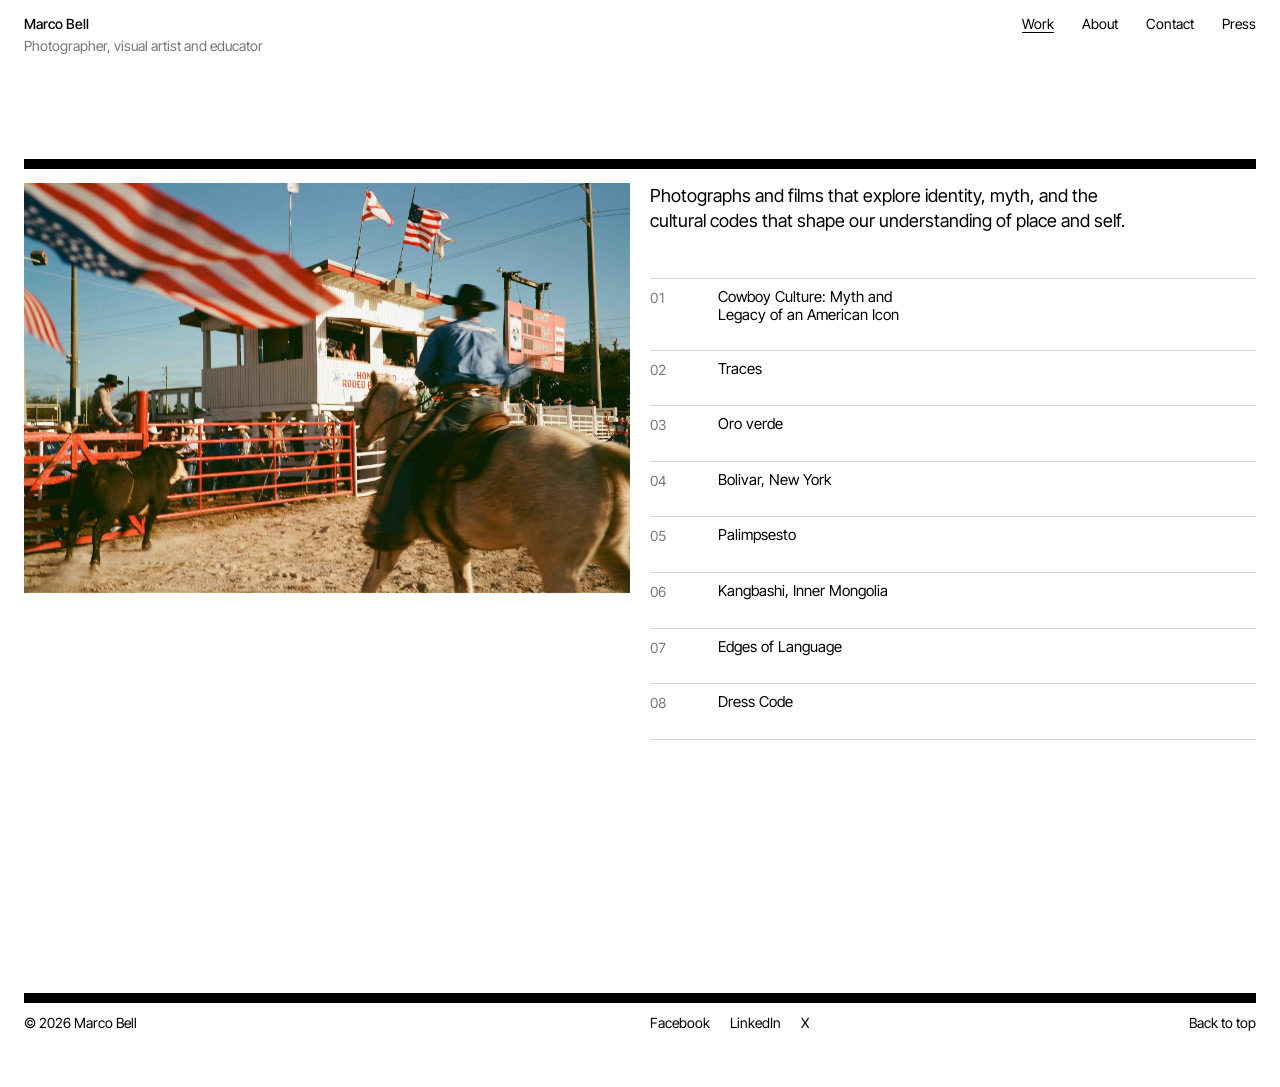
<file: index.html>
<!doctype html>
<html lang="en">
<head>
<meta charset="utf-8">
<meta name="viewport" content="width=device-width, initial-scale=1">
<title>Marco Bell</title>
<meta name="description" content="Marco Bell is a photographer, visual artist, and educator whose work explores identity, myth, and the cultural codes that shape our understanding of place and self.">
<meta property="og:title" content="Marco Bell">
<meta property="og:description" content="Marco Bell is a photographer, visual artist, and educator whose work explores identity, myth, and the cultural codes that shape our understanding of place and self.">
<meta property="og:image" content="https://marcobell.com/images/bolivarny/cover.jpg">
<link rel="preload" href="/assets/fonts/inter-tight-latin-400-normal.woff2" as="font" type="font/woff2" crossorigin>
<link rel="stylesheet" href="/assets/site.css?v=202611161900">
</head>
<body class="index">
<a class="skip" href="#main">Skip to content</a>
<header class="top grid">
  <a class="name" href="/">Marco Bell</a>
  <p class="role">Photographer, visual artist and educator</p>
  <nav aria-label="Main"><a href="/" aria-current="page">Work</a><a href="/about">About</a><a href="/contact">Contact</a><a href="/press">Press</a></nav>
</header>
<main id="main">
<section class="home">
<div class="bar"></div>
<div class="grid home-grid">
  <p class="intro">Photographs and films that explore identity, myth, and the cultural codes that shape our understanding of place and self.</p>
  <div class="stage" aria-hidden="true"><img src="/images/cowboy/cover.jpg" width="2479" height="1689" alt="" data-i="0" class="on" decoding="async"><img src="/images/traces/cover.jpg" width="1380" height="2048" alt="" data-i="1" decoding="async"><img src="/images/oro-verde/cover.jpg" width="1817" height="1440" alt="" data-i="2" decoding="async"><img src="/images/bolivarny/cover.jpg" width="1495" height="1200" alt="" data-i="3" decoding="async"><img src="/images/palimpsesto/cover.jpg" width="787" height="626" alt="" data-i="4" decoding="async"><img src="/images/kangbashi/cover.jpg" width="787" height="525" alt="" data-i="5" decoding="async"><img src="/images/edges-of-language/cover.jpg" width="1798" height="1200" alt="" data-i="6" decoding="async"><img src="/images/dresscode/cover.jpg" width="2430" height="3640" alt="" data-i="7" decoding="async"></div>
  <div class="index">
    <h1 class="sr">Work</h1>
    <ol class="works">
<li><a href="/cowboy" data-i="0"><span class="pn">01</span><span class="t">Cowboy Culture: Myth and Legacy of an American Icon</span><img class="thumb" src="/images/cowboy/cover.jpg" width="2479" height="1689" alt="" loading="lazy" decoding="async"></a></li>
<li><a href="/traces" data-i="1"><span class="pn">02</span><span class="t">Traces</span><img class="thumb" src="/images/traces/cover.jpg" width="1380" height="2048" alt="" loading="lazy" decoding="async"></a></li>
<li><a href="/oro-verde" data-i="2"><span class="pn">03</span><span class="t">Oro verde</span><img class="thumb" src="/images/oro-verde/cover.jpg" width="1817" height="1440" alt="" loading="lazy" decoding="async"></a></li>
<li><a href="/bolivarny" data-i="3"><span class="pn">04</span><span class="t">Bolivar, New York</span><img class="thumb" src="/images/bolivarny/cover.jpg" width="1495" height="1200" alt="" loading="lazy" decoding="async"></a></li>
<li><a href="/palimpsesto" data-i="4"><span class="pn">05</span><span class="t">Palimpsesto</span><img class="thumb" src="/images/palimpsesto/cover.jpg" width="787" height="626" alt="" loading="lazy" decoding="async"></a></li>
<li><a href="/kangbashi" data-i="5"><span class="pn">06</span><span class="t">Kangbashi, Inner Mongolia</span><img class="thumb" src="/images/kangbashi/cover.jpg" width="787" height="525" alt="" loading="lazy" decoding="async"></a></li>
<li><a href="/edges-of-language" data-i="6"><span class="pn">07</span><span class="t">Edges of Language</span><img class="thumb" src="/images/edges-of-language/cover.jpg" width="1798" height="1200" alt="" loading="lazy" decoding="async"></a></li>
<li><a href="/dresscode" data-i="7"><span class="pn">08</span><span class="t">Dress Code</span><img class="thumb" src="/images/dresscode/cover.jpg" width="2430" height="3640" alt="" loading="lazy" decoding="async"></a></li>
    </ol>
  </div>
</div>
</section>
</main>
<footer class="bottom">
  <div class="bar"></div>
  <div class="grid foot">
    <span>© 2026 Marco Bell</span>
    <span class="social"><a href="https://facebook.com/marcobellprojects" rel="me noopener" target="_blank">Facebook</a><a href="https://www.linkedin.com/in/marcobellphotographer" rel="me noopener" target="_blank">LinkedIn</a><a href="https://twitter.com/bellmarco" rel="me noopener" target="_blank">X</a></span>
    <a class="totop" href="#main">Back to top</a>
  </div>
  
</footer>
<script src="/assets/site.js?v=202611161900" defer></script>
</body>
</html>
</file>
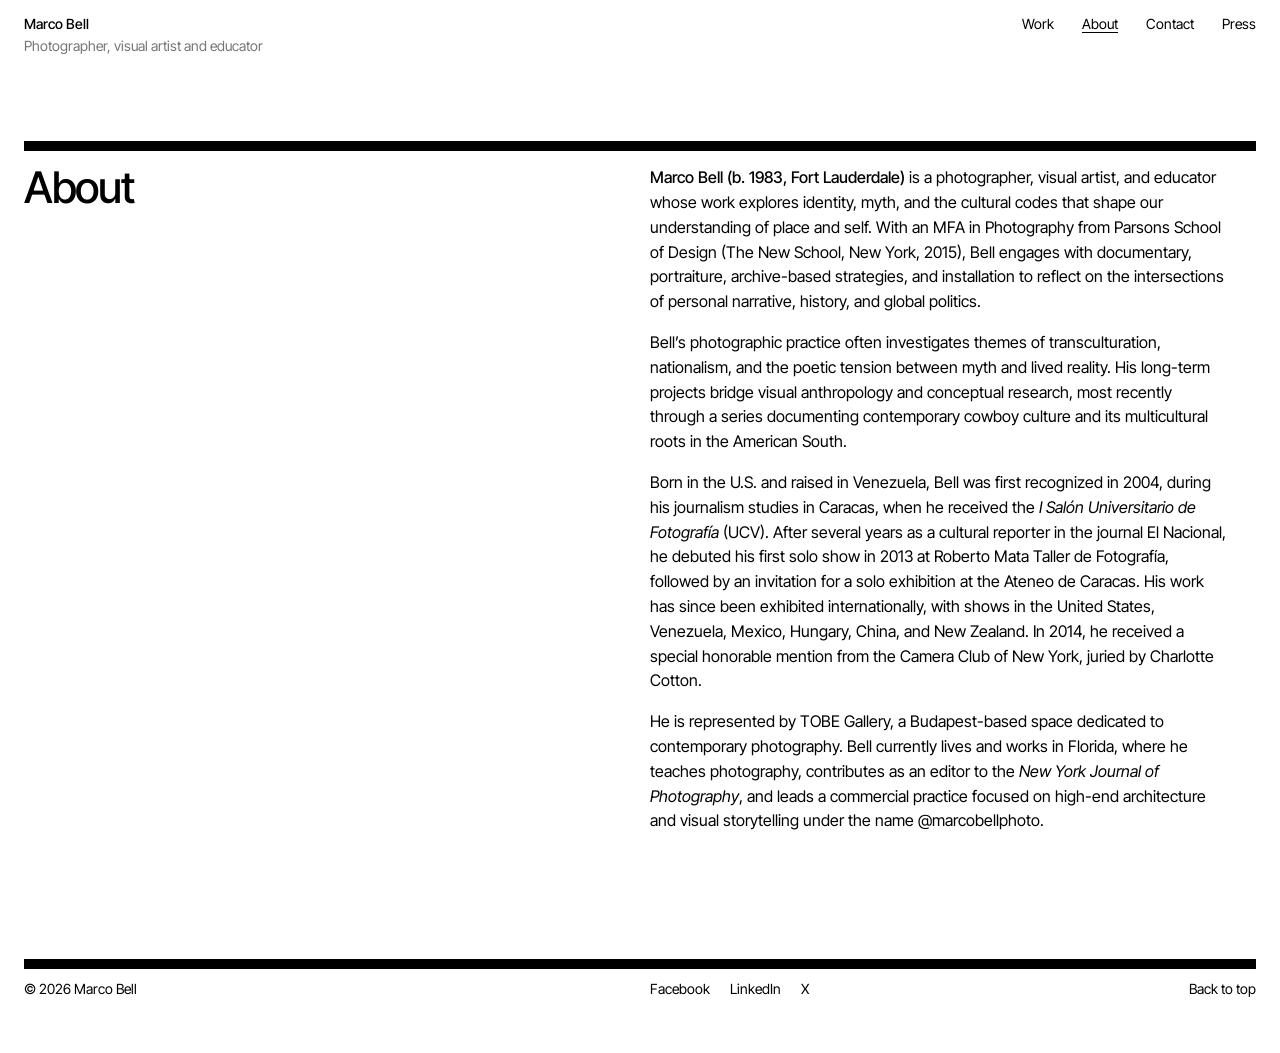
<file: about.html>
<!doctype html>
<html lang="en">
<head>
<meta charset="utf-8">
<meta name="viewport" content="width=device-width, initial-scale=1">
<title>About, Marco Bell</title>
<meta name="description" content="Marco Bell is a photographer, visual artist, and educator whose work explores identity, myth, and the cultural codes that shape our understanding of place and self.">
<meta property="og:title" content="About, Marco Bell">
<meta property="og:description" content="Marco Bell is a photographer, visual artist, and educator whose work explores identity, myth, and the cultural codes that shape our understanding of place and self.">
<link rel="preload" href="/assets/fonts/inter-tight-latin-400-normal.woff2" as="font" type="font/woff2" crossorigin>
<link rel="stylesheet" href="/assets/site.css?v=202611161900">
</head>
<body class="about">
<a class="skip" href="#main">Skip to content</a>
<header class="top grid">
  <a class="name" href="/">Marco Bell</a>
  <p class="role">Photographer, visual artist and educator</p>
  <nav aria-label="Main"><a href="/">Work</a><a href="/about" aria-current="page">About</a><a href="/contact">Contact</a><a href="/press">Press</a></nav>
</header>
<main id="main">
<article class="simple">
<div class="bar"></div>
<div class="opening">
<header class="room-head grid"><h1>About</h1></header>
<div class="grid"><div class="col"><p><strong>Marco Bell (b. 1983, Fort Lauderdale)</strong> is a photographer, visual artist, and educator whose work explores identity, myth, and the cultural codes that shape our understanding of place and self. With an MFA in Photography from Parsons School of Design (The New School, New York, 2015), Bell engages with documentary, portraiture, archive-based strategies, and installation to reflect on the intersections of personal narrative, history, and global politics.</p>
<p>Bell’s photographic practice often investigates themes of transculturation, nationalism, and the poetic tension between myth and lived reality. His long-term projects bridge visual anthropology and conceptual research, most recently through a series documenting contemporary cowboy culture and its multicultural roots in the American South.</p>
<p>Born in the U.S. and raised in Venezuela, Bell was first recognized in 2004, during his journalism studies in Caracas, when he received the <em>I Salón Universitario de Fotografía</em> (UCV). After several years as a cultural reporter in the journal El Nacional, he debuted his first solo show in 2013 at Roberto Mata Taller de Fotografía, followed by an invitation for a solo exhibition at the Ateneo de Caracas. His work has since been exhibited internationally, with shows in the United States, Venezuela, Mexico, Hungary, China, and New Zealand. In 2014, he received a special honorable mention from the Camera Club of New York, juried by Charlotte Cotton.</p>
<p>He is represented by TOBE Gallery, a Budapest-based space dedicated to contemporary photography. Bell currently lives and works in Florida, where he teaches photography, contributes as an editor to the <em>New York Journal of Photography</em>, and leads a commercial practice focused on high-end architecture and visual storytelling under the name @marcobellphoto.</p></div></div>
</div>
</article>
</main>
<footer class="bottom">
  <div class="bar"></div>
  <div class="grid foot">
    <span>© 2026 Marco Bell</span>
    <span class="social"><a href="https://facebook.com/marcobellprojects" rel="me noopener" target="_blank">Facebook</a><a href="https://www.linkedin.com/in/marcobellphotographer" rel="me noopener" target="_blank">LinkedIn</a><a href="https://twitter.com/bellmarco" rel="me noopener" target="_blank">X</a></span>
    <a class="totop" href="#main">Back to top</a>
  </div>
  
</footer>
<script src="/assets/site.js?v=202611161900" defer></script>
</body>
</html>
</file>
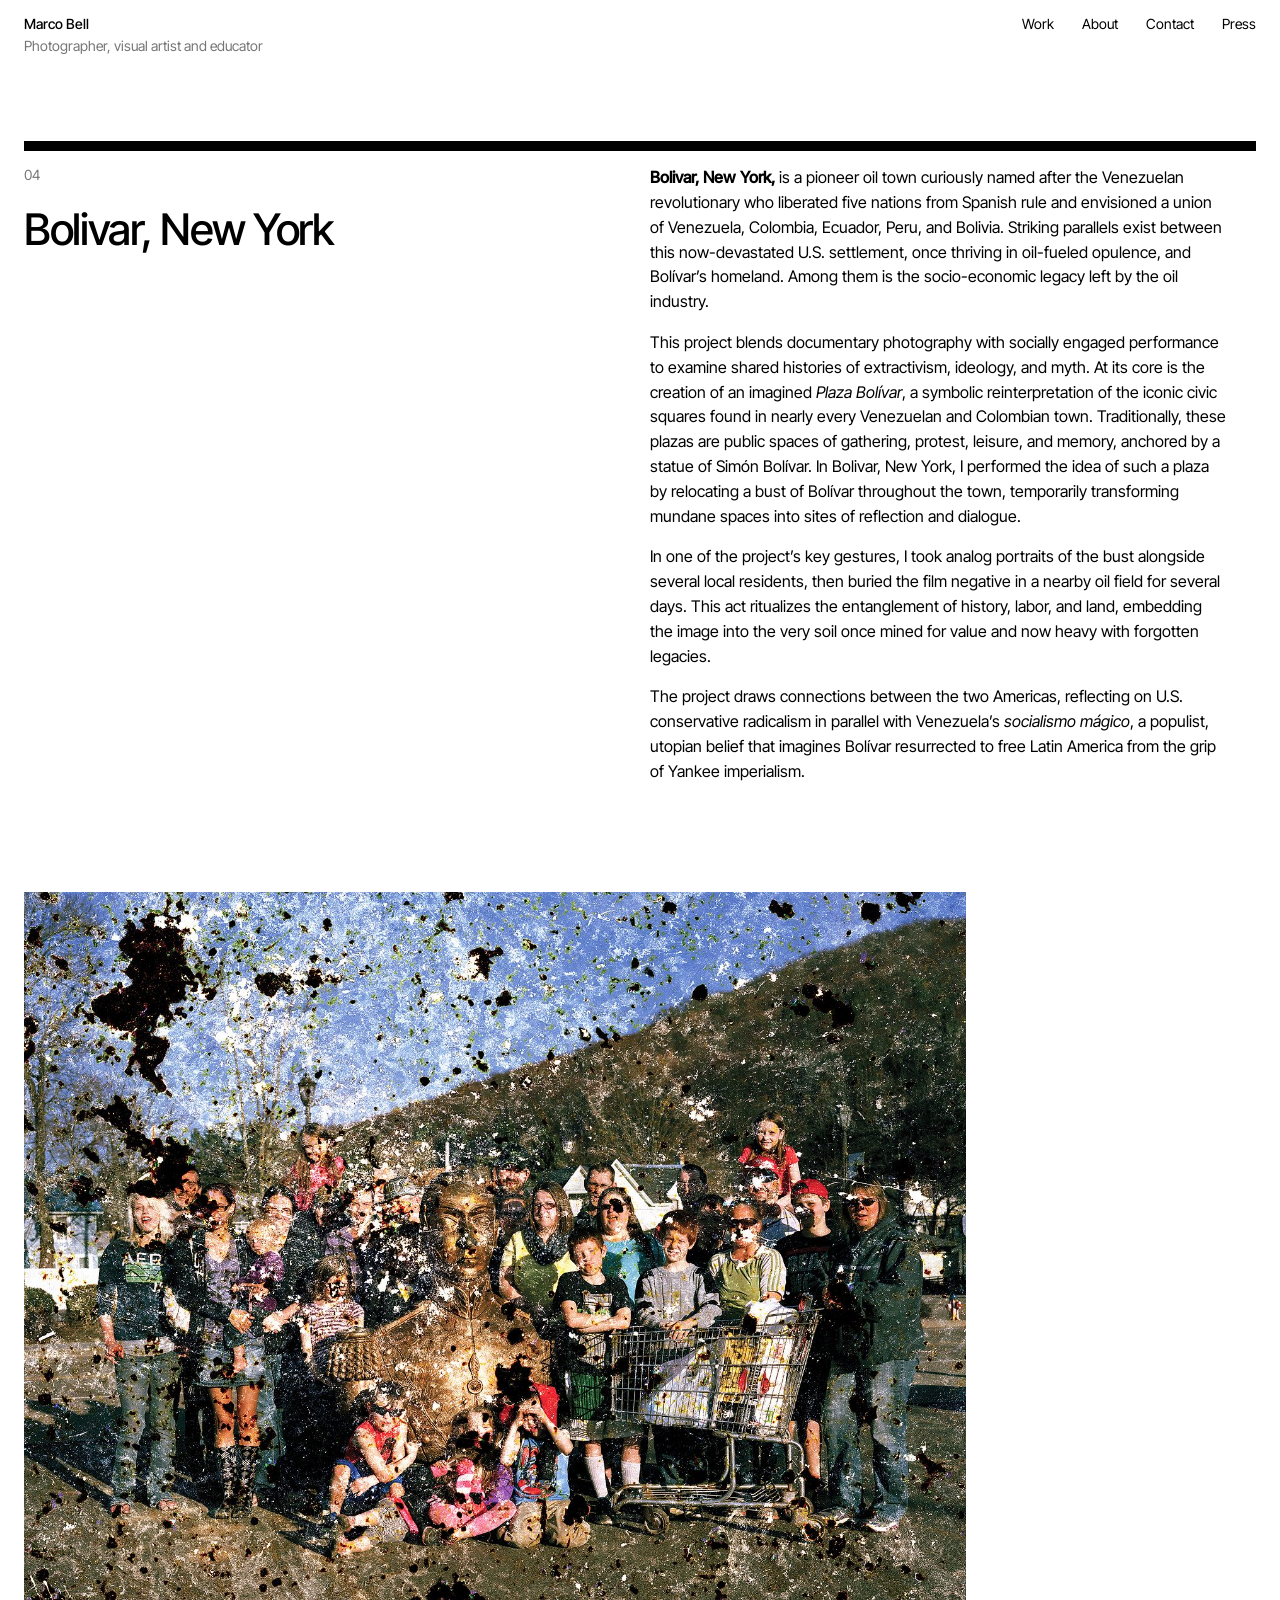
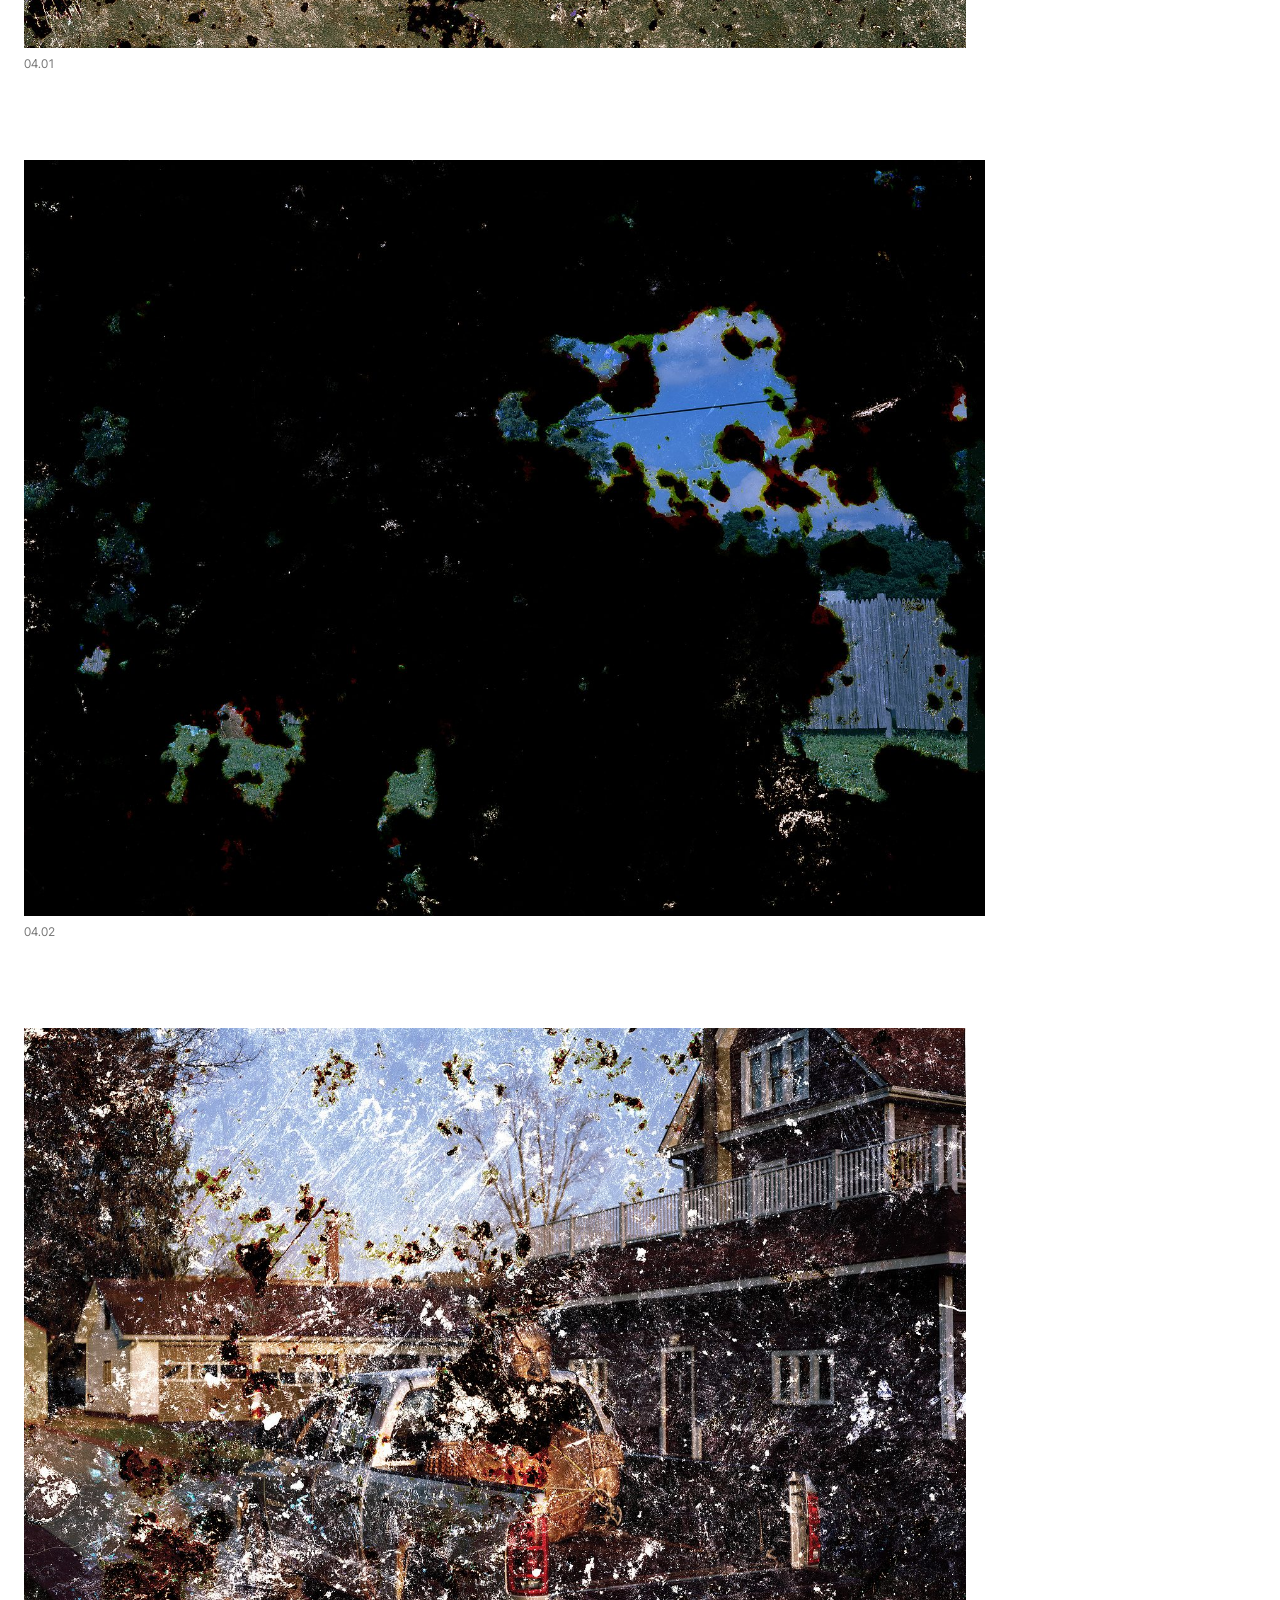
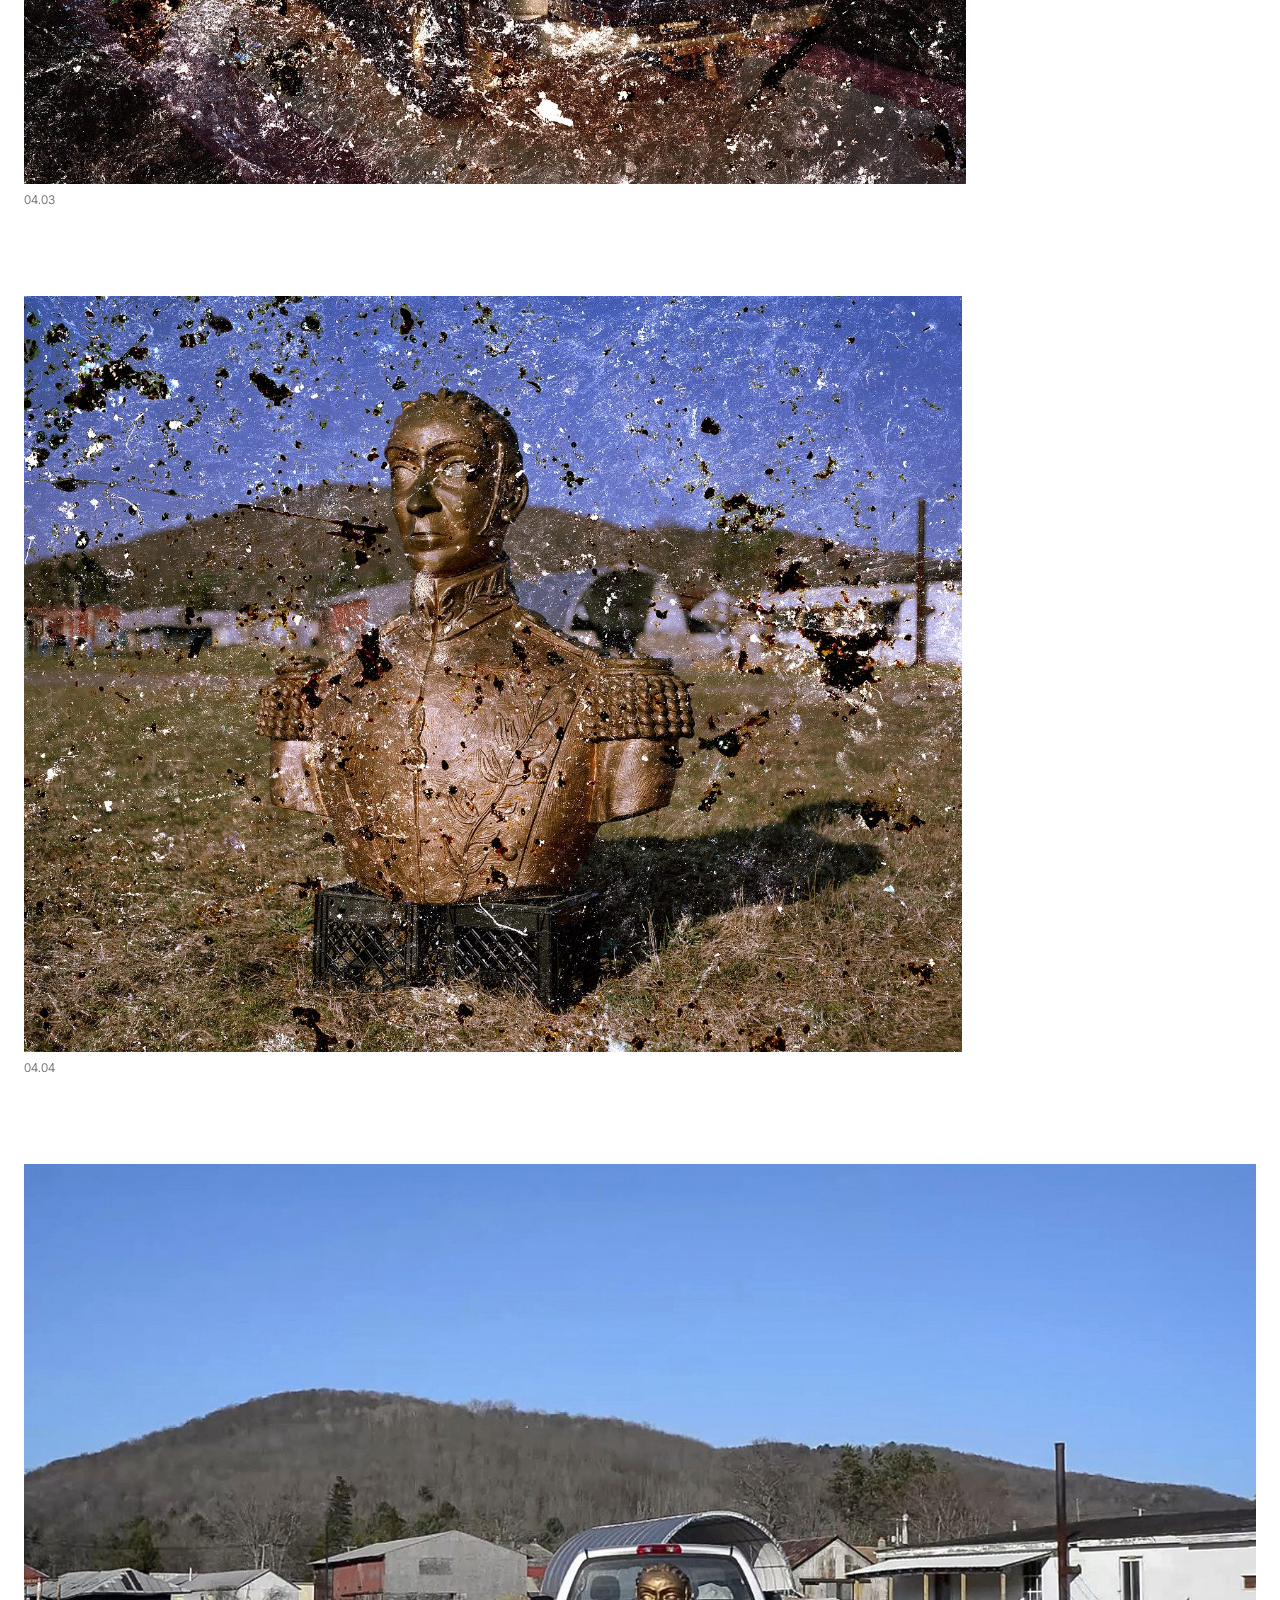
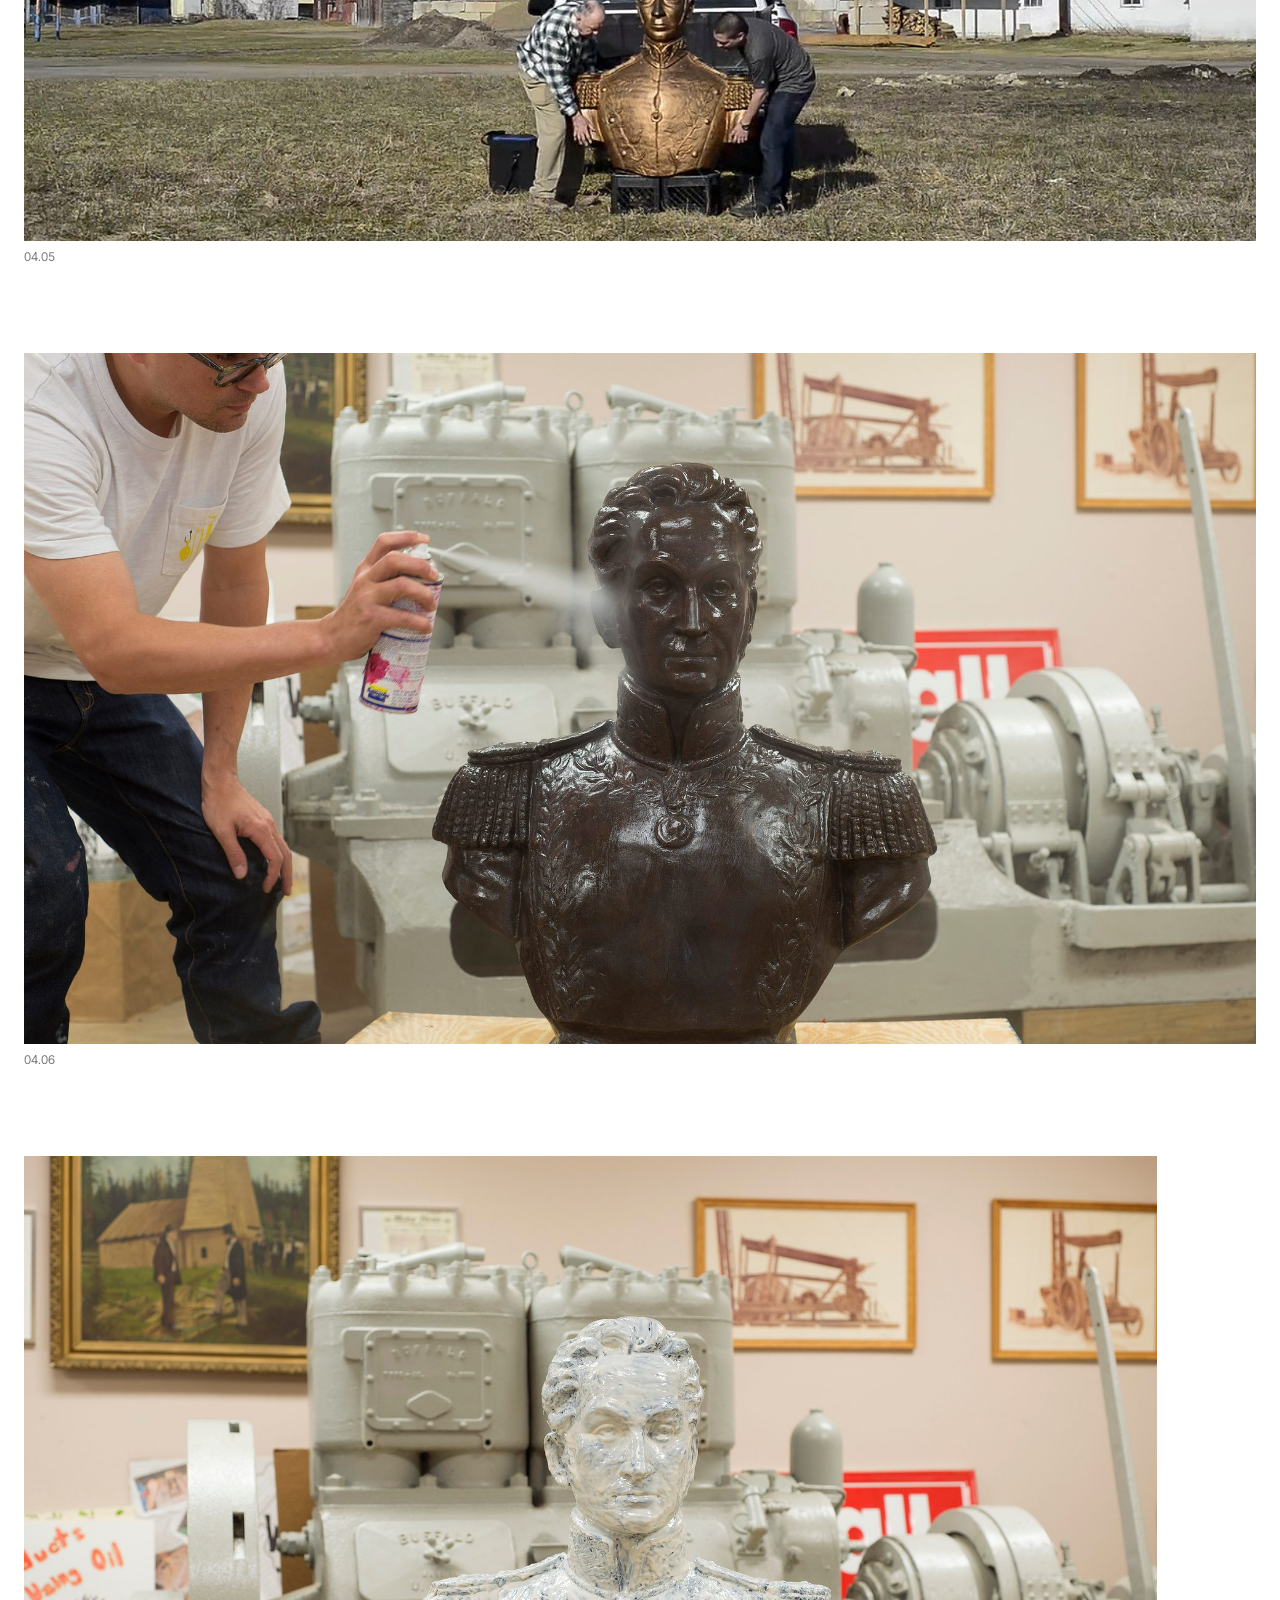
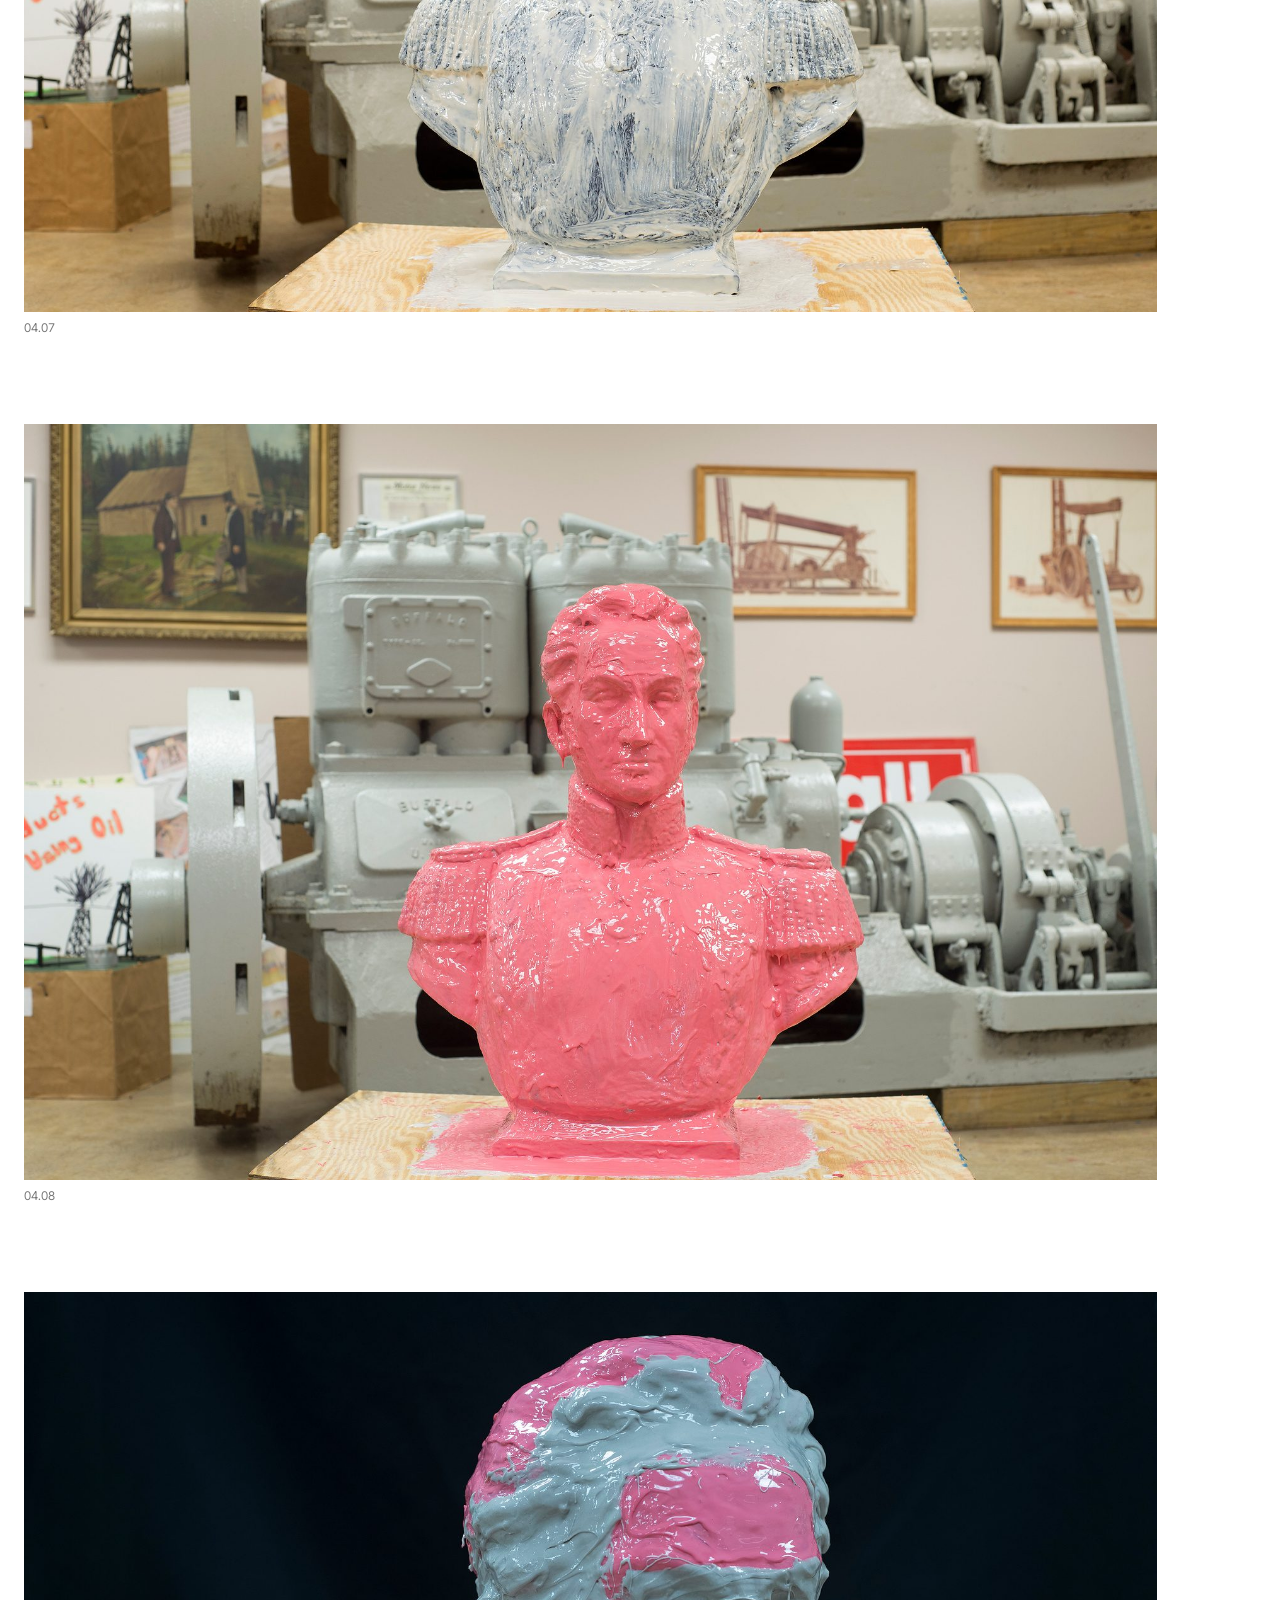
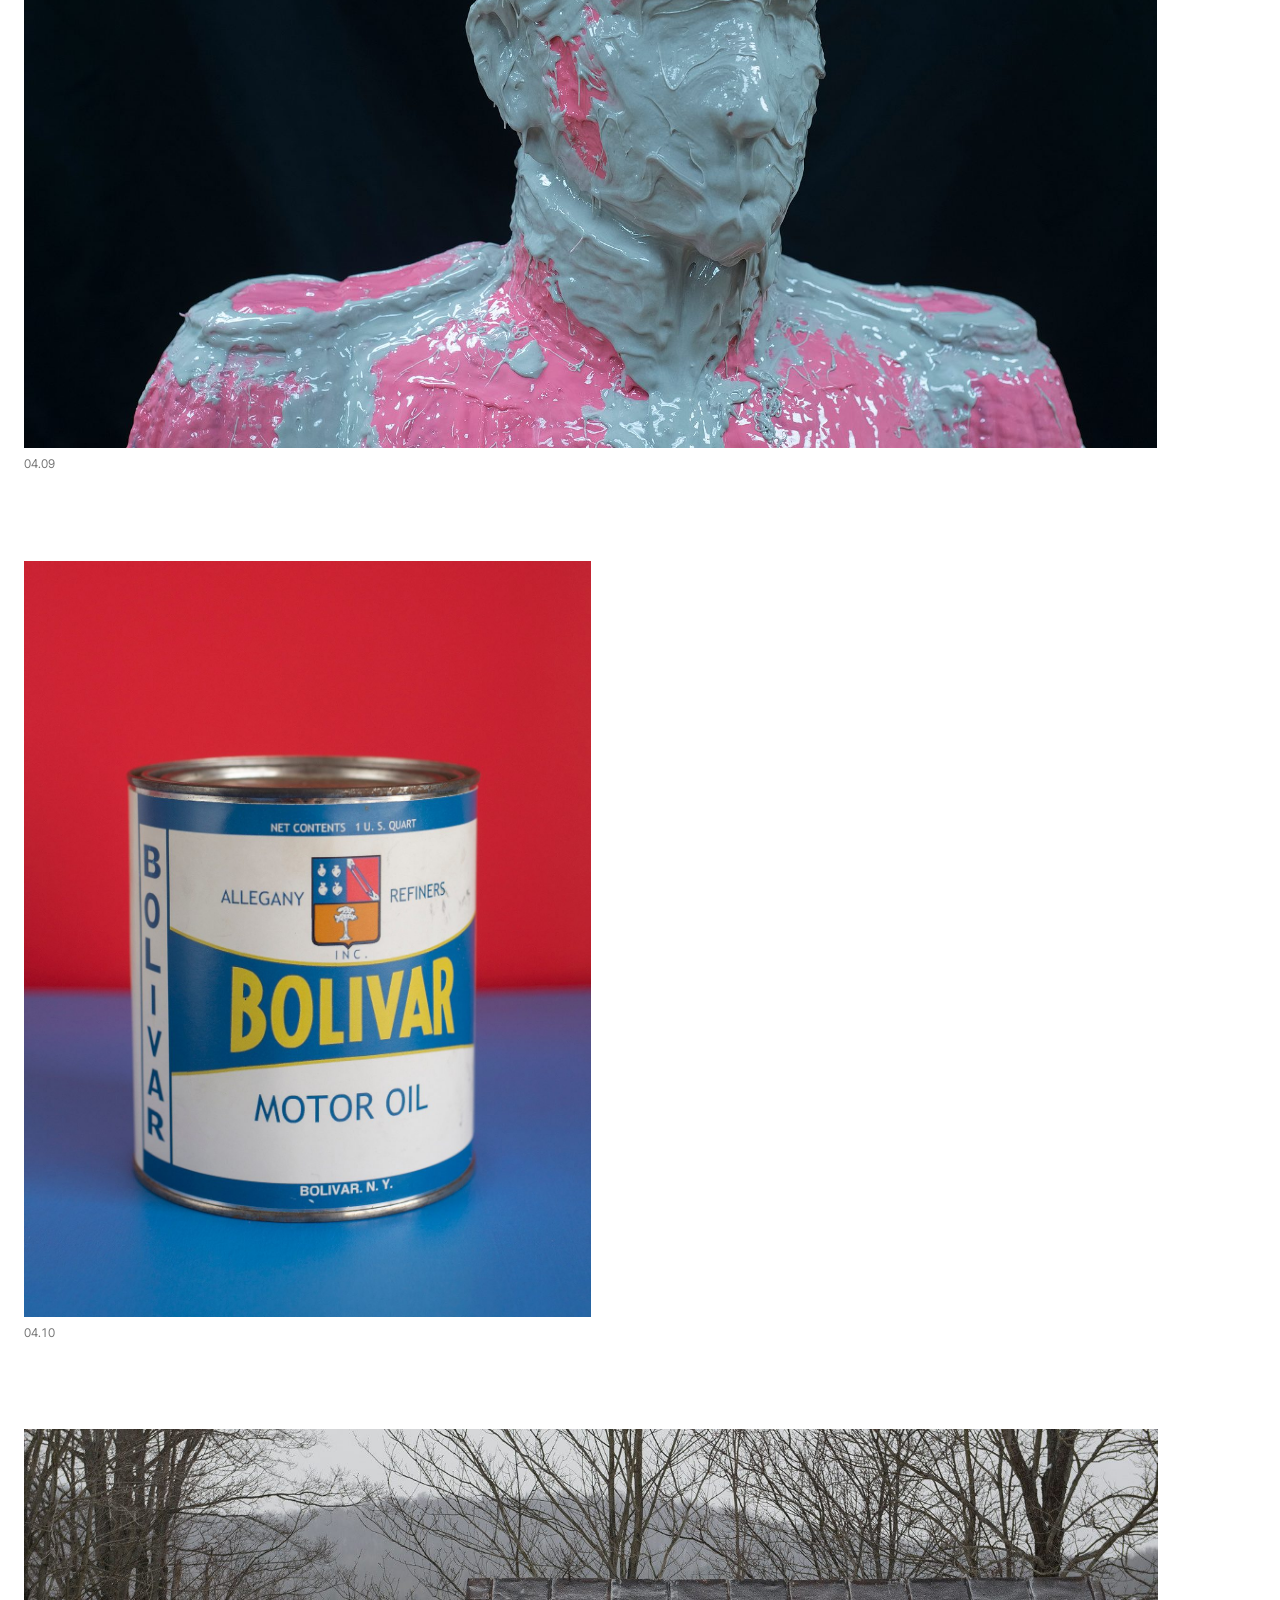
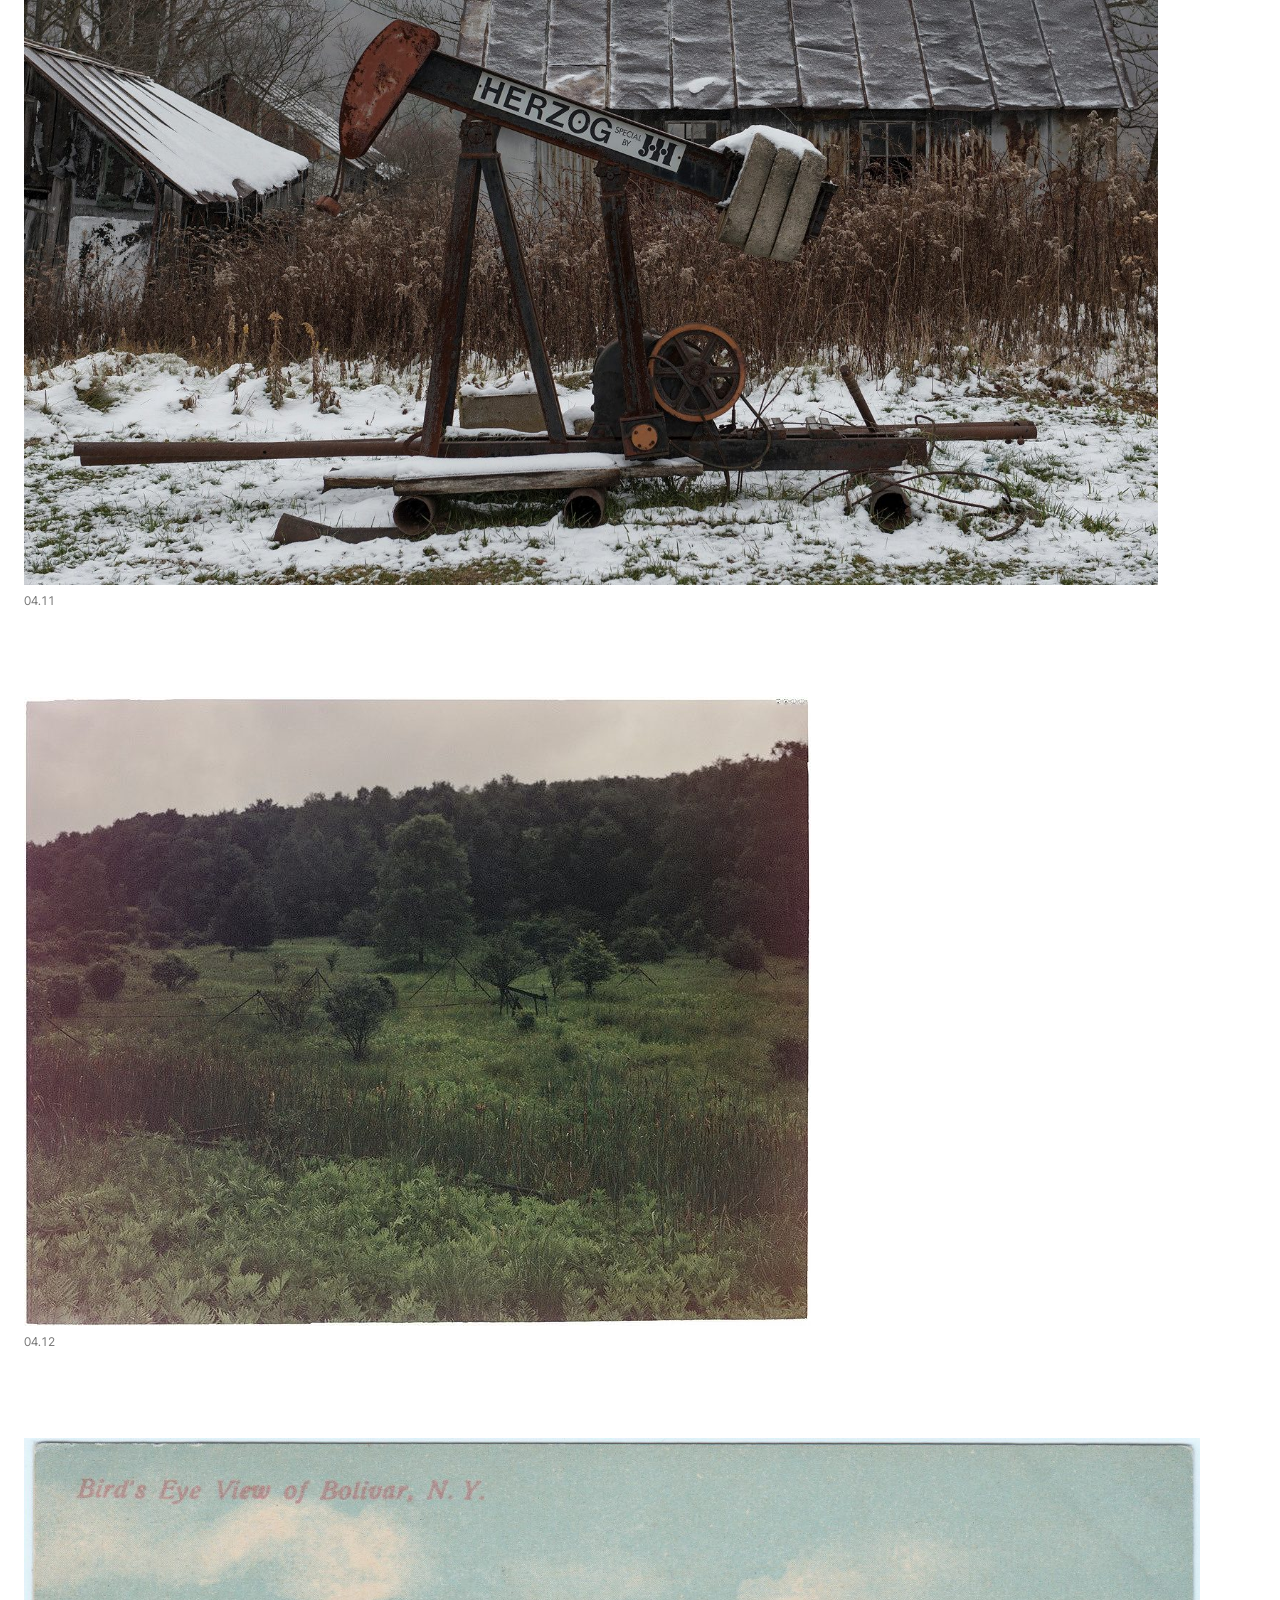
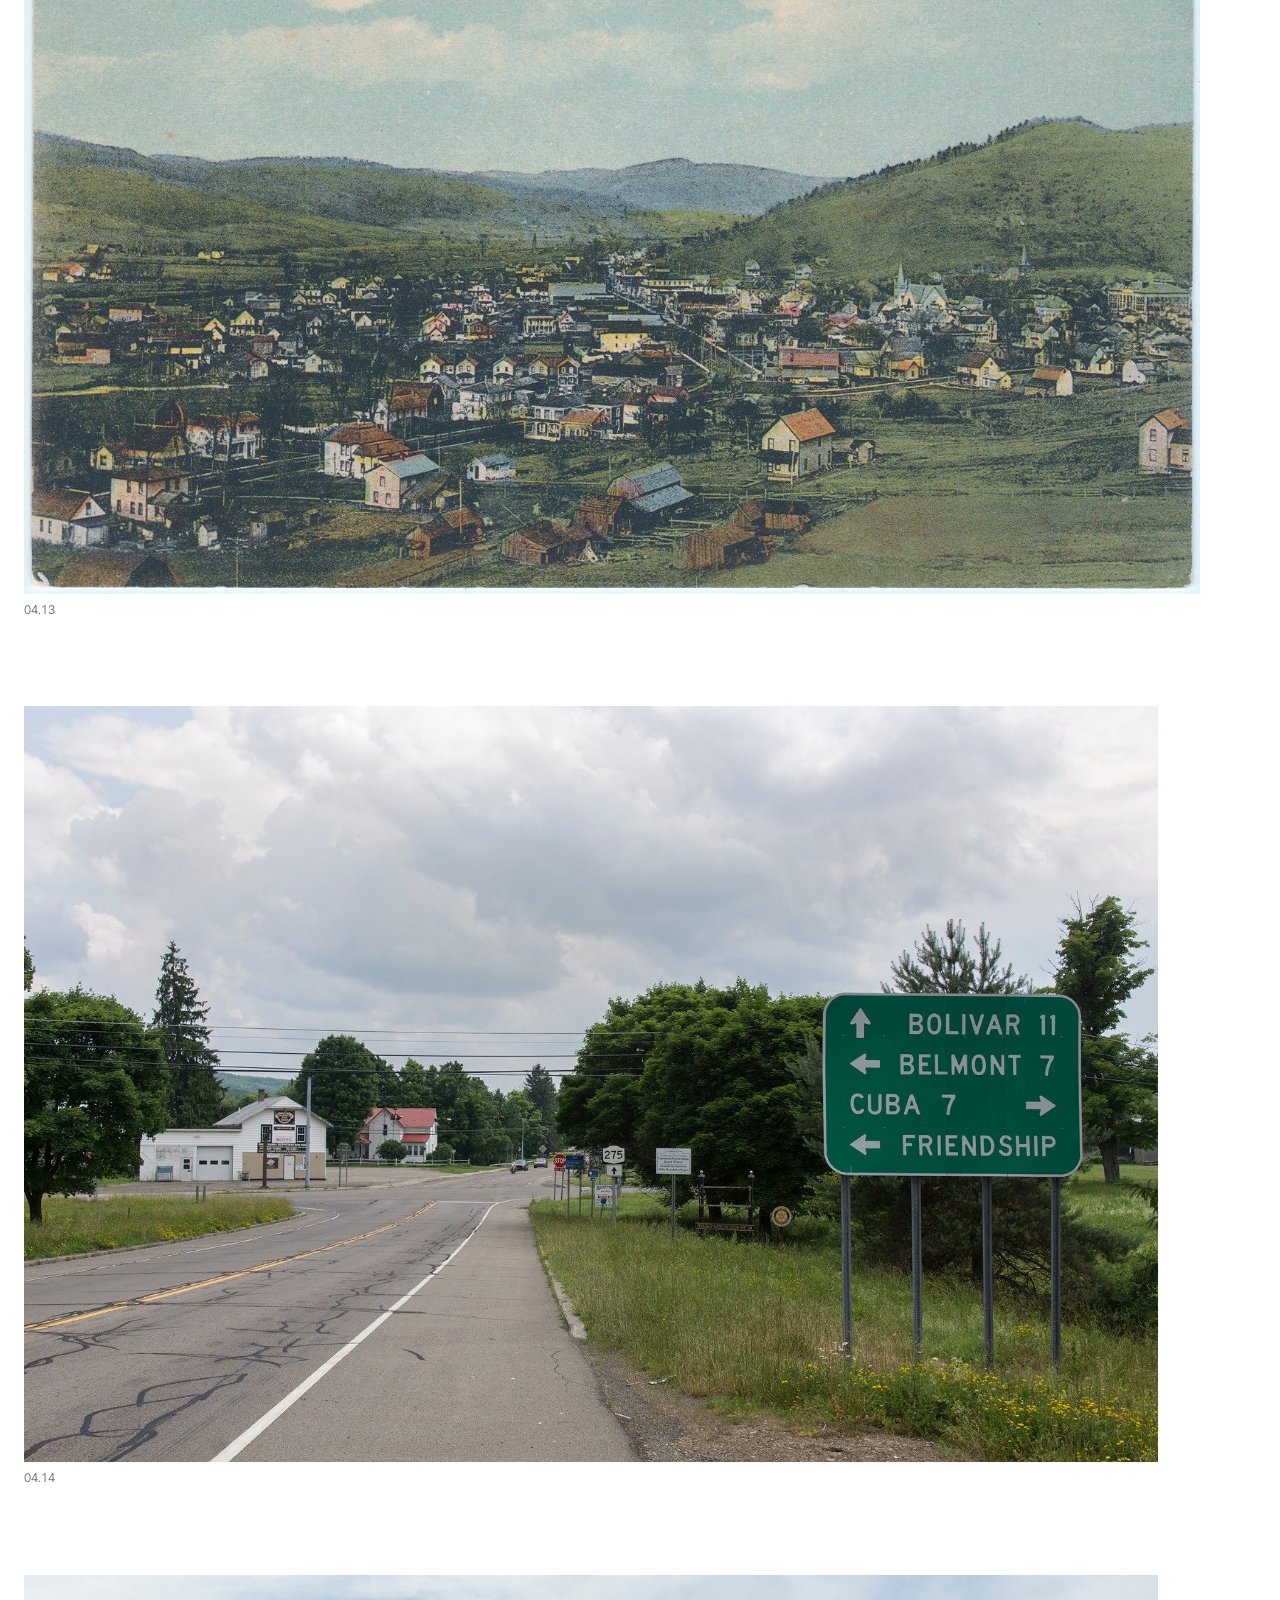
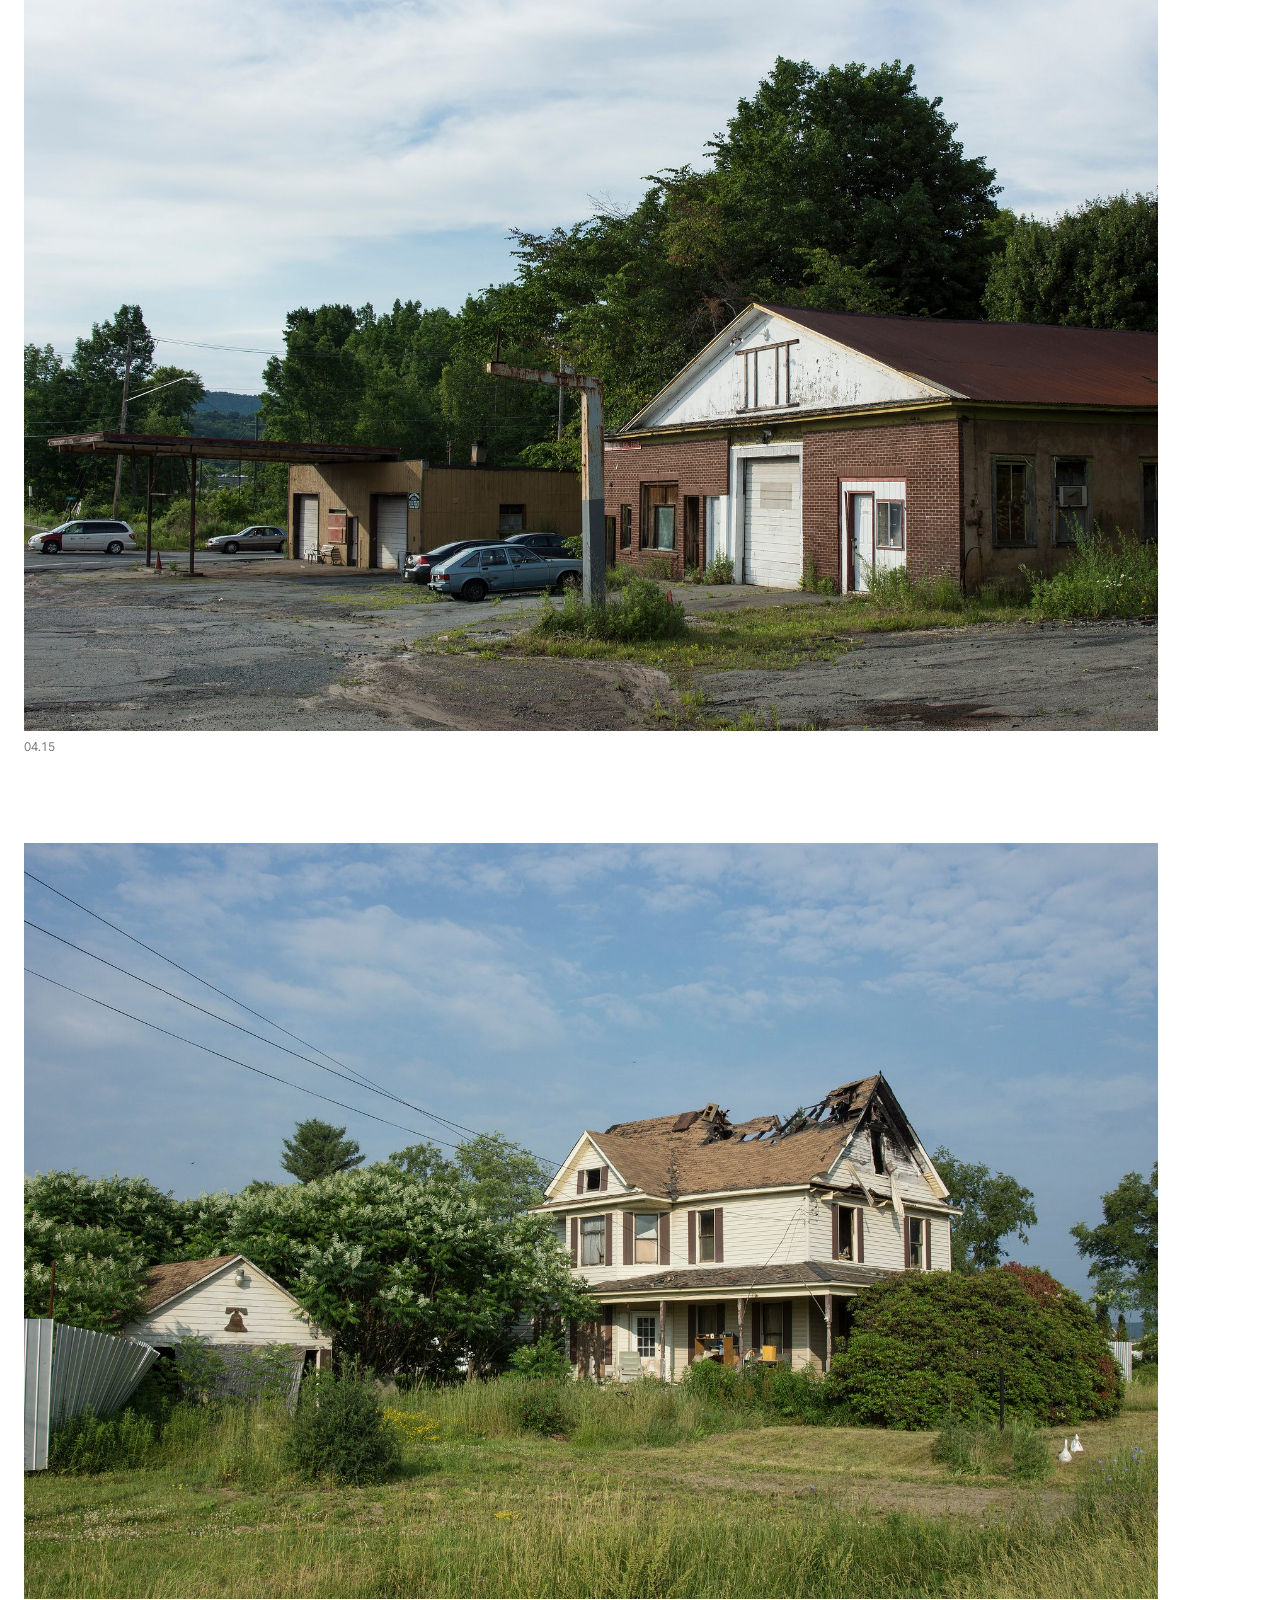
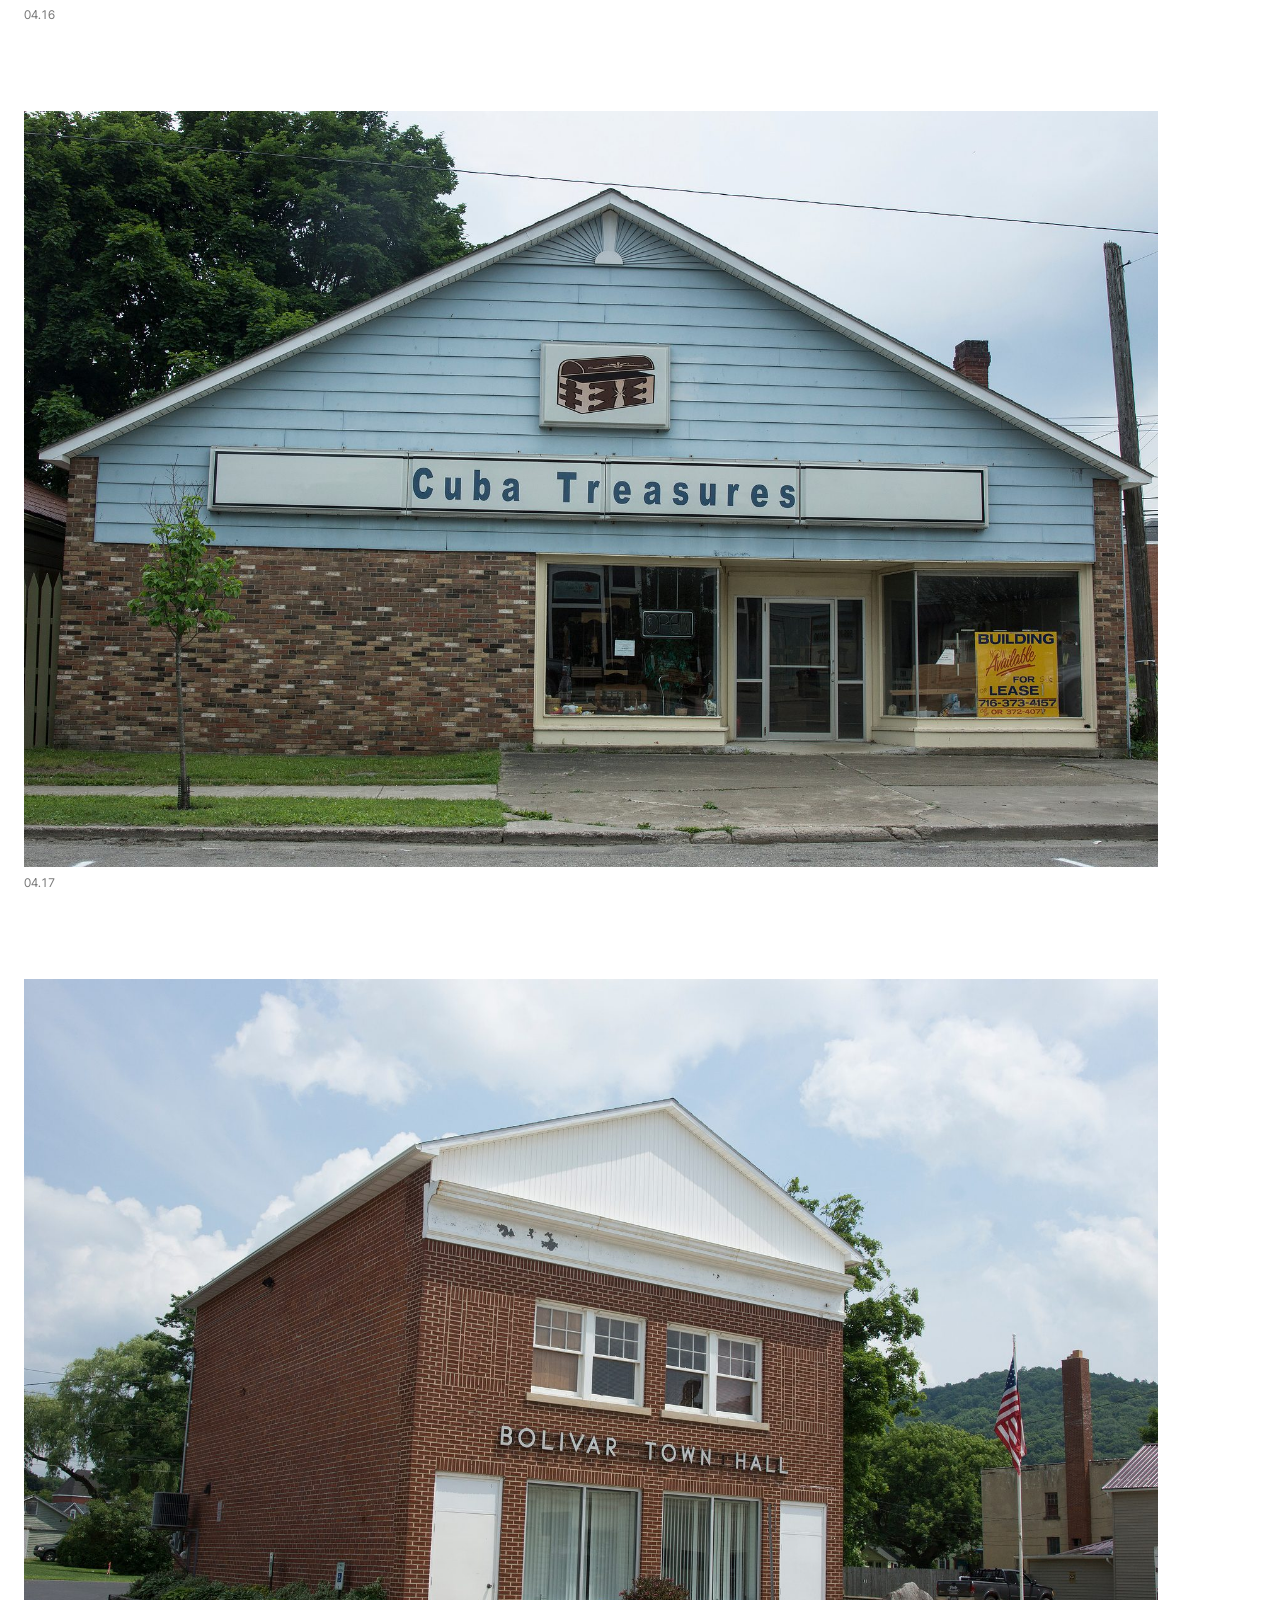
<file: bolivarny.html>
<!doctype html>
<html lang="en">
<head>
<meta charset="utf-8">
<meta name="viewport" content="width=device-width, initial-scale=1">
<title>Bolivar, New York, Marco Bell</title>
<meta name="description" content="Bolivar, New York, is a pioneer oil town curiously named after the Venezuelan revolutionary who liberated five nations from Spanish rule and envisioned a…">
<meta property="og:title" content="Bolivar, New York, Marco Bell">
<meta property="og:description" content="Bolivar, New York, is a pioneer oil town curiously named after the Venezuelan revolutionary who liberated five nations from Spanish rule and envisioned a…">
<meta property="og:image" content="https://marcobell.com/images/bolivarny/cover.jpg">
<link rel="preload" href="/assets/fonts/inter-tight-latin-400-normal.woff2" as="font" type="font/woff2" crossorigin>
<link rel="stylesheet" href="/assets/site.css?v=202611161900">
</head>
<body class="project">
<a class="skip" href="#main">Skip to content</a>
<header class="top grid">
  <a class="name" href="/">Marco Bell</a>
  <p class="role">Photographer, visual artist and educator</p>
  <nav aria-label="Main"><a href="/">Work</a><a href="/about">About</a><a href="/contact">Contact</a><a href="/press">Press</a></nav>
</header>
<main id="main">
<article class="room">
<div class="bar"></div>
<div class="opening">
<header class="room-head grid">
  <span class="pn">04</span>
  <h1>Bolivar, New York</h1>
  
</header>
<section class="walltext grid" id="text" aria-label="Text"><div class="col"><p><strong>Bolivar, New York,</strong> is a pioneer oil town curiously named after the Venezuelan revolutionary who liberated five nations from Spanish rule and envisioned a union of Venezuela, Colombia, Ecuador, Peru, and Bolivia. Striking parallels exist between this now-devastated U.S. settlement, once thriving in oil-fueled opulence, and Bolívar’s homeland. Among them is the socio-economic legacy left by the oil industry.</p>
<p>This project blends documentary photography with socially engaged performance to examine shared histories of extractivism, ideology, and myth. At its core is the creation of an imagined <em>Plaza Bolívar</em>, a symbolic reinterpretation of the iconic civic squares found in nearly every Venezuelan and Colombian town. Traditionally, these plazas are public spaces of gathering, protest, leisure, and memory, anchored by a statue of Simón Bolívar. In Bolivar, New York, I performed the idea of such a plaza by relocating a bust of Bolívar throughout the town, temporarily transforming mundane spaces into sites of reflection and dialogue.</p>
<p>In one of the project’s key gestures, I took analog portraits of the bust alongside several local residents, then buried the film negative in a nearby oil field for several days. This act ritualizes the entanglement of history, labor, and land, embedding the image into the very soil once mined for value and now heavy with forgotten legacies.</p>
<p>The project draws connections between the two Americas, reflecting on U.S. conservative radicalism in parallel with Venezuela’s <em>socialismo mágico</em>, a populist, utopian belief that imagines Bolívar resurrected to free Latin America from the grip of Yankee imperialism.</p></div></section>
</div>
<div class="plates grid">
<figure class="plate wide"><img src="/images/bolivarny/01.jpg" width="1495" height="1200" alt="Bolivar, New York, photograph 1" fetchpriority="high" decoding="async"><figcaption><span class="pn">04.01</span></figcaption></figure>
<figure class="plate wide"><img src="/images/bolivarny/02.jpg" width="1525" height="1200" alt="Bolivar, New York, photograph 2" loading="lazy" decoding="async"><figcaption><span class="pn">04.02</span></figcaption></figure>
<figure class="plate wide"><img src="/images/bolivarny/03.jpg" width="1495" height="1200" alt="Bolivar, New York, photograph 3" loading="lazy" decoding="async"><figcaption><span class="pn">04.03</span></figcaption></figure>
<figure class="plate wide"><img src="/images/bolivarny/04.jpg" width="1489" height="1200" alt="Bolivar, New York, photograph 4" loading="lazy" decoding="async"><figcaption><span class="pn">04.04</span></figcaption></figure>
<figure class="plate wide"><img src="/images/bolivarny/05.jpg" width="1594" height="875" alt="Bolivar, New York, photograph 5" loading="lazy" decoding="async"><figcaption><span class="pn">04.05</span></figcaption></figure>
<figure class="plate wide"><img src="/images/bolivarny/06.jpg" width="2139" height="1200" alt="Bolivar, New York, photograph 6" loading="lazy" decoding="async"><figcaption><span class="pn">04.06</span></figcaption></figure>
<figure class="plate wide"><img src="/images/bolivarny/07.jpg" width="1798" height="1200" alt="Bolivar, New York, photograph 7" loading="lazy" decoding="async"><figcaption><span class="pn">04.07</span></figcaption></figure>
<figure class="plate wide"><img src="/images/bolivarny/08.jpg" width="1798" height="1200" alt="Bolivar, New York, photograph 8" loading="lazy" decoding="async"><figcaption><span class="pn">04.08</span></figcaption></figure>
<figure class="plate wide"><img src="/images/bolivarny/09.jpg" width="1798" height="1200" alt="Bolivar, New York, photograph 9" loading="lazy" decoding="async"><figcaption><span class="pn">04.09</span></figcaption></figure>
<figure class="plate tall"><img src="/images/bolivarny/10.jpg" width="1196" height="1594" alt="Bolivar, New York, photograph 10" loading="lazy" decoding="async"><figcaption><span class="pn">04.10</span></figcaption></figure>
<figure class="plate wide"><img src="/images/bolivarny/11.jpg" width="1594" height="1063" alt="Bolivar, New York, photograph 11" loading="lazy" decoding="async"><figcaption><span class="pn">04.11</span></figcaption></figure>
<figure class="plate wide"><img src="/images/bolivarny/12.jpg" width="787" height="629" alt="Bolivar, New York, photograph 12" loading="lazy" decoding="async"><figcaption><span class="pn">04.12</span></figcaption></figure>
<figure class="plate wide"><img src="/images/bolivarny/13.jpg" width="1594" height="1025" alt="Bolivar, New York, photograph 13" loading="lazy" decoding="async"><figcaption><span class="pn">04.13</span></figcaption></figure>
<figure class="plate wide"><img src="/images/bolivarny/14.jpg" width="1594" height="1063" alt="Bolivar, New York, photograph 14" loading="lazy" decoding="async"><figcaption><span class="pn">04.14</span></figcaption></figure>
<figure class="plate wide"><img src="/images/bolivarny/15.jpg" width="1800" height="1200" alt="Bolivar, New York, photograph 15" loading="lazy" decoding="async"><figcaption><span class="pn">04.15</span></figcaption></figure>
<figure class="plate wide"><img src="/images/bolivarny/16.jpg" width="1800" height="1200" alt="Bolivar, New York, photograph 16" loading="lazy" decoding="async"><figcaption><span class="pn">04.16</span></figcaption></figure>
<figure class="plate wide"><img src="/images/bolivarny/17.jpg" width="1800" height="1200" alt="Bolivar, New York, photograph 17" loading="lazy" decoding="async"><figcaption><span class="pn">04.17</span></figcaption></figure>
<figure class="plate wide"><img src="/images/bolivarny/18.jpg" width="1800" height="1200" alt="Bolivar, New York, photograph 18" loading="lazy" decoding="async"><figcaption><span class="pn">04.18</span></figcaption></figure>
<figure class="plate wide"><img src="/images/bolivarny/19.jpg" width="1594" height="875" alt="Bolivar, New York, photograph 19" loading="lazy" decoding="async"><figcaption><span class="pn">04.19</span></figcaption></figure>
<figure class="plate wide"><img src="/images/bolivarny/20.jpg" width="1594" height="1063" alt="Bolivar, New York, photograph 20" loading="lazy" decoding="async"><figcaption><span class="pn">04.20</span></figcaption></figure>
<figure class="plate wide"><img src="/images/bolivarny/21.jpg" width="1594" height="1064" alt="Bolivar, New York, photograph 21" loading="lazy" decoding="async"><figcaption><span class="pn">04.21</span></figcaption></figure>
<figure class="plate wide"><img src="/images/bolivarny/22.jpg" width="1594" height="1064" alt="Bolivar, New York, photograph 22" loading="lazy" decoding="async"><figcaption><span class="pn">04.22</span></figcaption></figure>
<figure class="plate wide"><img src="/images/bolivarny/23.jpg" width="1594" height="1064" alt="Bolivar, New York, photograph 23" loading="lazy" decoding="async"><figcaption><span class="pn">04.23</span></figcaption></figure>
<figure class="plate wide"><img src="/images/bolivarny/24.jpg" width="1594" height="875" alt="Bolivar, New York, photograph 24" loading="lazy" decoding="async"><figcaption><span class="pn">04.24</span></figcaption></figure>
<figure class="plate wide"><img src="/images/bolivarny/25.jpg" width="1798" height="1200" alt="Bolivar, New York, photograph 25" loading="lazy" decoding="async"><figcaption><span class="pn">04.25</span></figcaption></figure>
<figure class="plate wide"><img src="/images/bolivarny/26.jpg" width="1594" height="1196" alt="Bolivar, New York, photograph 26" loading="lazy" decoding="async"><figcaption><span class="pn">04.26</span></figcaption></figure>
<figure class="film"><div class="frame"><iframe src="https://player.vimeo.com/video/128976758?title=0&amp;byline=0&amp;portrait=0&amp;dnt=1" title="Bolivar, New York, film 1" loading="lazy" allow="fullscreen; picture-in-picture" allowfullscreen></iframe></div><figcaption><span class="pn">04.F1</span><span>Film</span></figcaption></figure>
<figure class="film"><div class="frame"><iframe src="https://player.vimeo.com/video/122614063?title=0&amp;byline=0&amp;portrait=0&amp;dnt=1" title="Bolivar, New York, film 2" loading="lazy" allow="fullscreen; picture-in-picture" allowfullscreen></iframe></div><figcaption><span class="pn">04.F2</span><span>Film</span></figcaption></figure>
<figure class="film"><div class="frame"><iframe src="https://player.vimeo.com/video/122614099?title=0&amp;byline=0&amp;portrait=0&amp;dnt=1" title="Bolivar, New York, film 3" loading="lazy" allow="fullscreen; picture-in-picture" allowfullscreen></iframe></div><figcaption><span class="pn">04.F3</span><span>Film</span></figcaption></figure>
</div>

<nav class="pager" aria-label="Projects"><div class="bar"></div><div class="grid"><a class="prev" href="/oro-verde"><span class="pn">03</span><span>Previous</span><span class="t">Oro verde</span></a><a class="next" href="/palimpsesto"><span class="pn">05</span><span>Next</span><span class="t">Palimpsesto</span></a></div></nav>
</article>
</main>
<footer class="bottom">
  <div class="bar"></div>
  <div class="grid foot">
    <span>© 2026 Marco Bell</span>
    <span class="social"><a href="https://facebook.com/marcobellprojects" rel="me noopener" target="_blank">Facebook</a><a href="https://www.linkedin.com/in/marcobellphotographer" rel="me noopener" target="_blank">LinkedIn</a><a href="https://twitter.com/bellmarco" rel="me noopener" target="_blank">X</a></span>
    <a class="totop" href="#main">Back to top</a>
  </div>
  
</footer>
<script src="/assets/site.js?v=202611161900" defer></script>
</body>
</html>
</file>
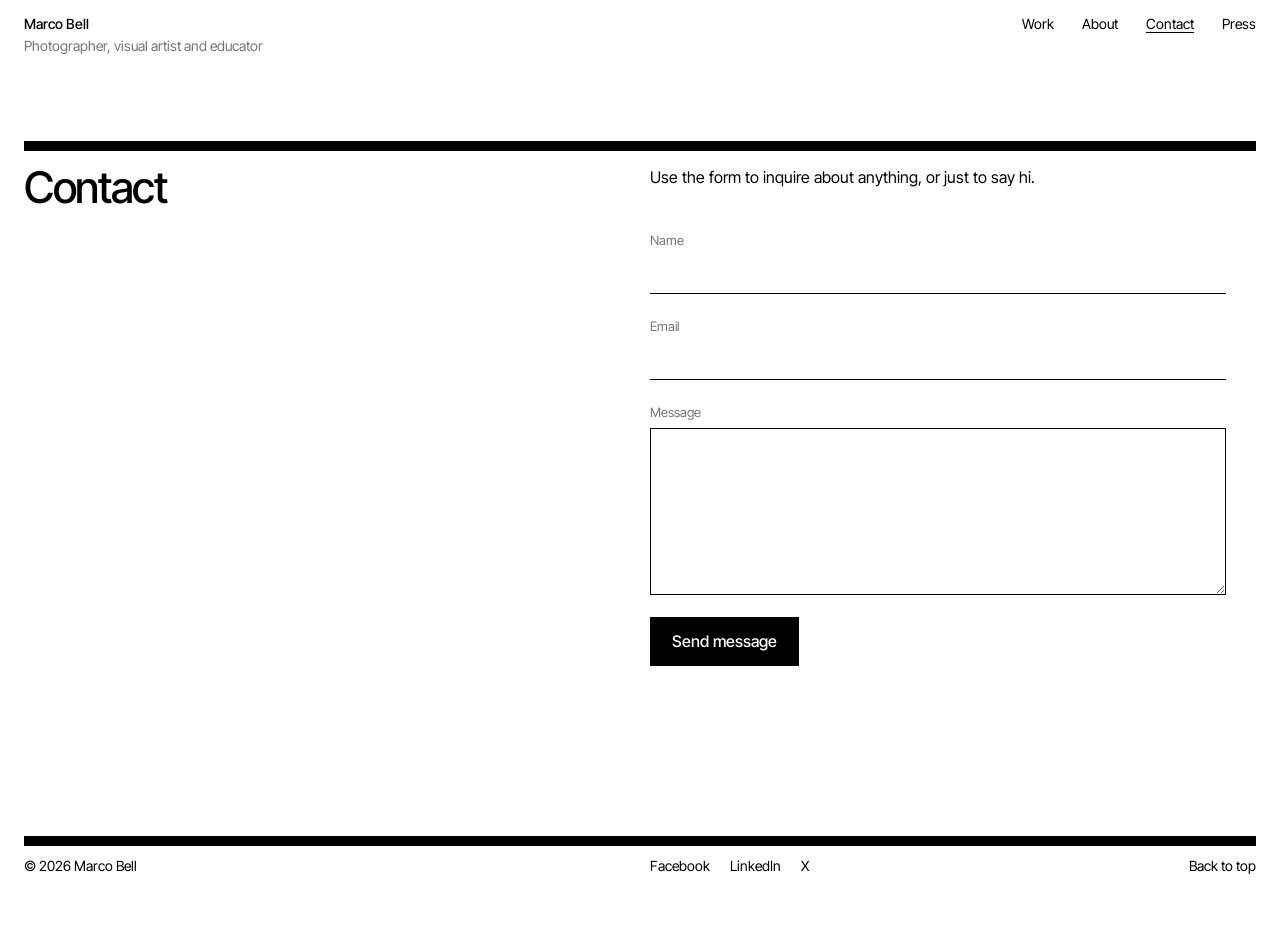
<file: contact.html>
<!doctype html>
<html lang="en">
<head>
<meta charset="utf-8">
<meta name="viewport" content="width=device-width, initial-scale=1">
<title>Contact, Marco Bell</title>
<meta name="description" content="Get in touch with Marco Bell.">
<meta property="og:title" content="Contact, Marco Bell">
<meta property="og:description" content="Get in touch with Marco Bell.">
<link rel="preload" href="/assets/fonts/inter-tight-latin-400-normal.woff2" as="font" type="font/woff2" crossorigin>
<link rel="stylesheet" href="/assets/site.css?v=202611161900">
</head>
<body class="contact">
<a class="skip" href="#main">Skip to content</a>
<header class="top grid">
  <a class="name" href="/">Marco Bell</a>
  <p class="role">Photographer, visual artist and educator</p>
  <nav aria-label="Main"><a href="/">Work</a><a href="/about">About</a><a href="/contact" aria-current="page">Contact</a><a href="/press">Press</a></nav>
</header>
<main id="main">
<article class="simple">
<div class="bar"></div>
<div class="opening">
<header class="room-head grid"><h1>Contact</h1></header>
<div class="grid"><div class="col"><p>Use the form to inquire about anything, or just to say hi.</p>
<form class="form" method="POST" action="https://formsubmit.co/ajax/marcobell@gmail.com">
  <input type="hidden" name="_subject" value="New message from marcobell.com">
  <input type="hidden" name="_template" value="table">
  <label><span>Name</span><input name="name" autocomplete="name" required></label>
  <label><span>Email</span><input name="email" type="email" autocomplete="email" required></label>
  <label><span>Message</span><textarea name="message" rows="6" required></textarea></label>
  <input type="text" name="_honey" class="hp" tabindex="-1" autocomplete="off" aria-hidden="true">
  <button type="submit">Send message</button>
  <p class="status" role="status" aria-live="polite"></p>
</form></div></div>
</div>
</article>
</main>
<footer class="bottom">
  <div class="bar"></div>
  <div class="grid foot">
    <span>© 2026 Marco Bell</span>
    <span class="social"><a href="https://facebook.com/marcobellprojects" rel="me noopener" target="_blank">Facebook</a><a href="https://www.linkedin.com/in/marcobellphotographer" rel="me noopener" target="_blank">LinkedIn</a><a href="https://twitter.com/bellmarco" rel="me noopener" target="_blank">X</a></span>
    <a class="totop" href="#main">Back to top</a>
  </div>
  
</footer>
<script src="/assets/site.js?v=202611161900" defer></script>
</body>
</html>
</file>
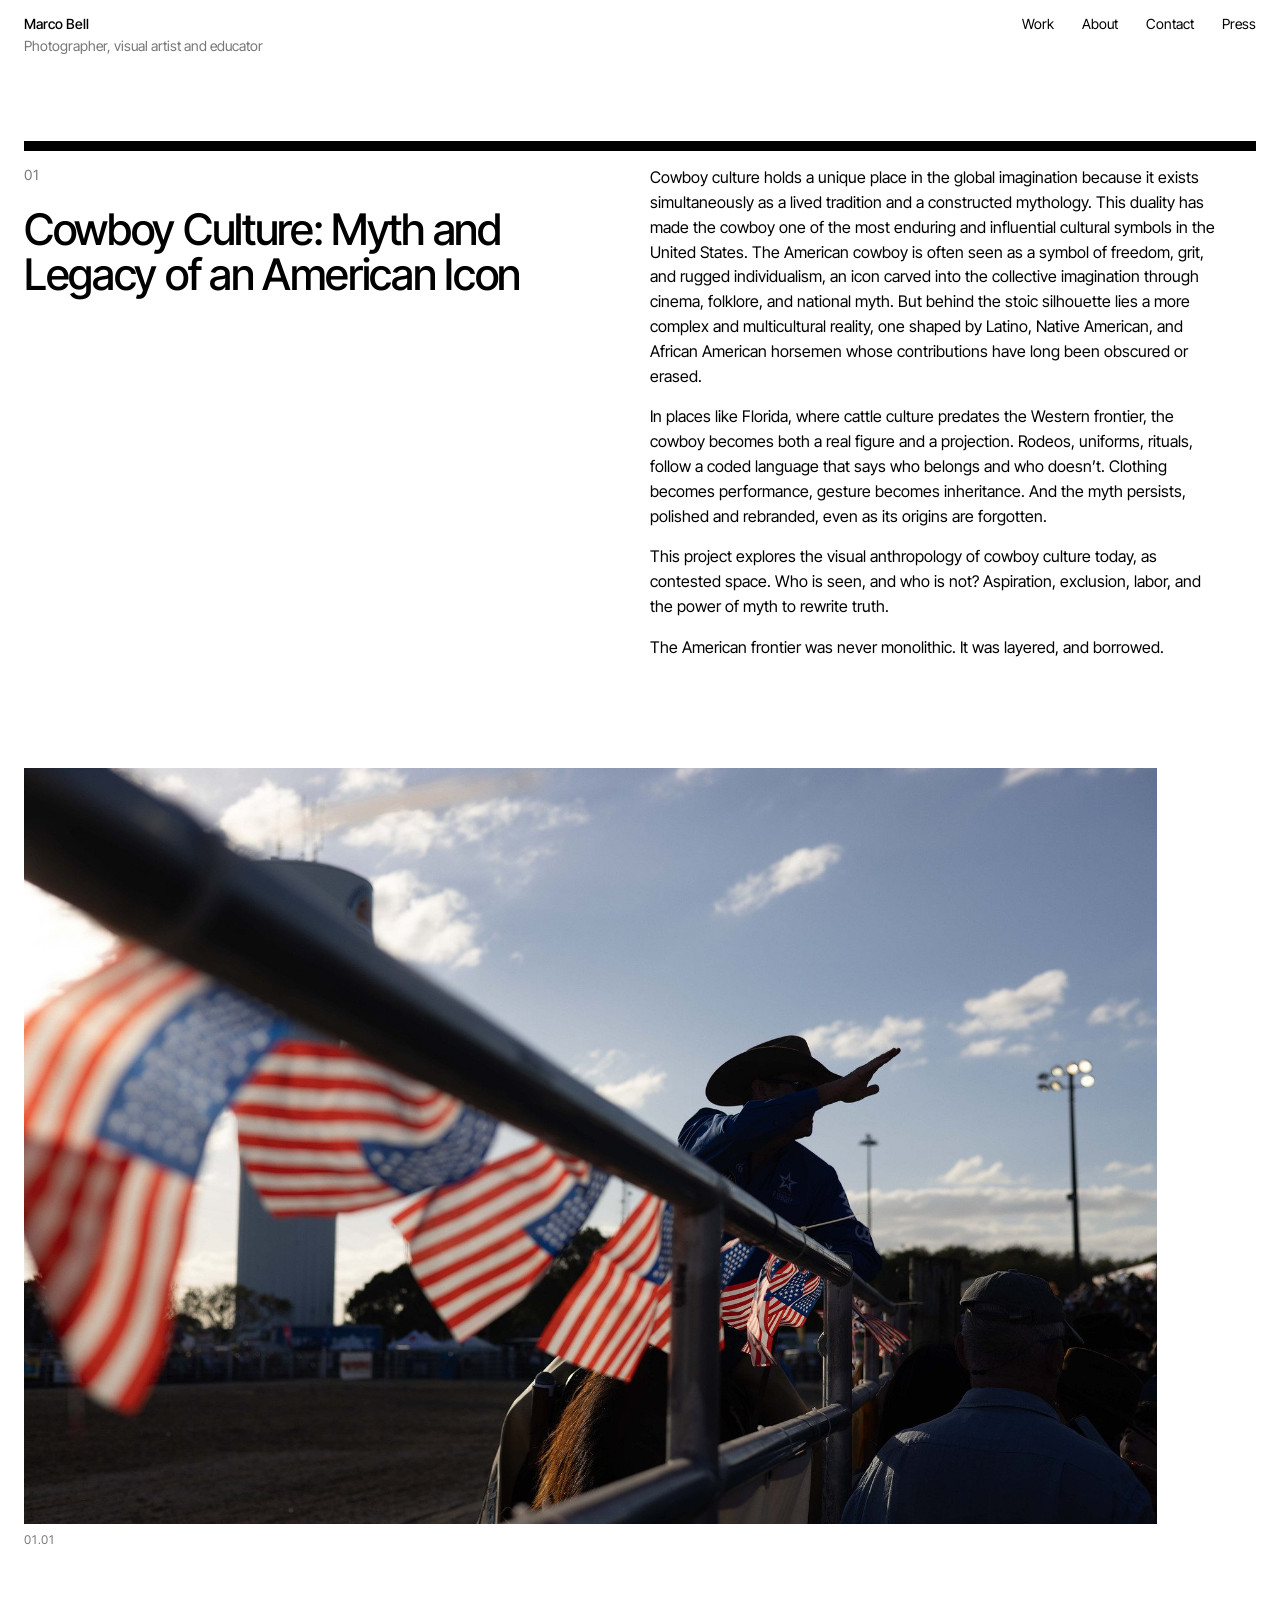
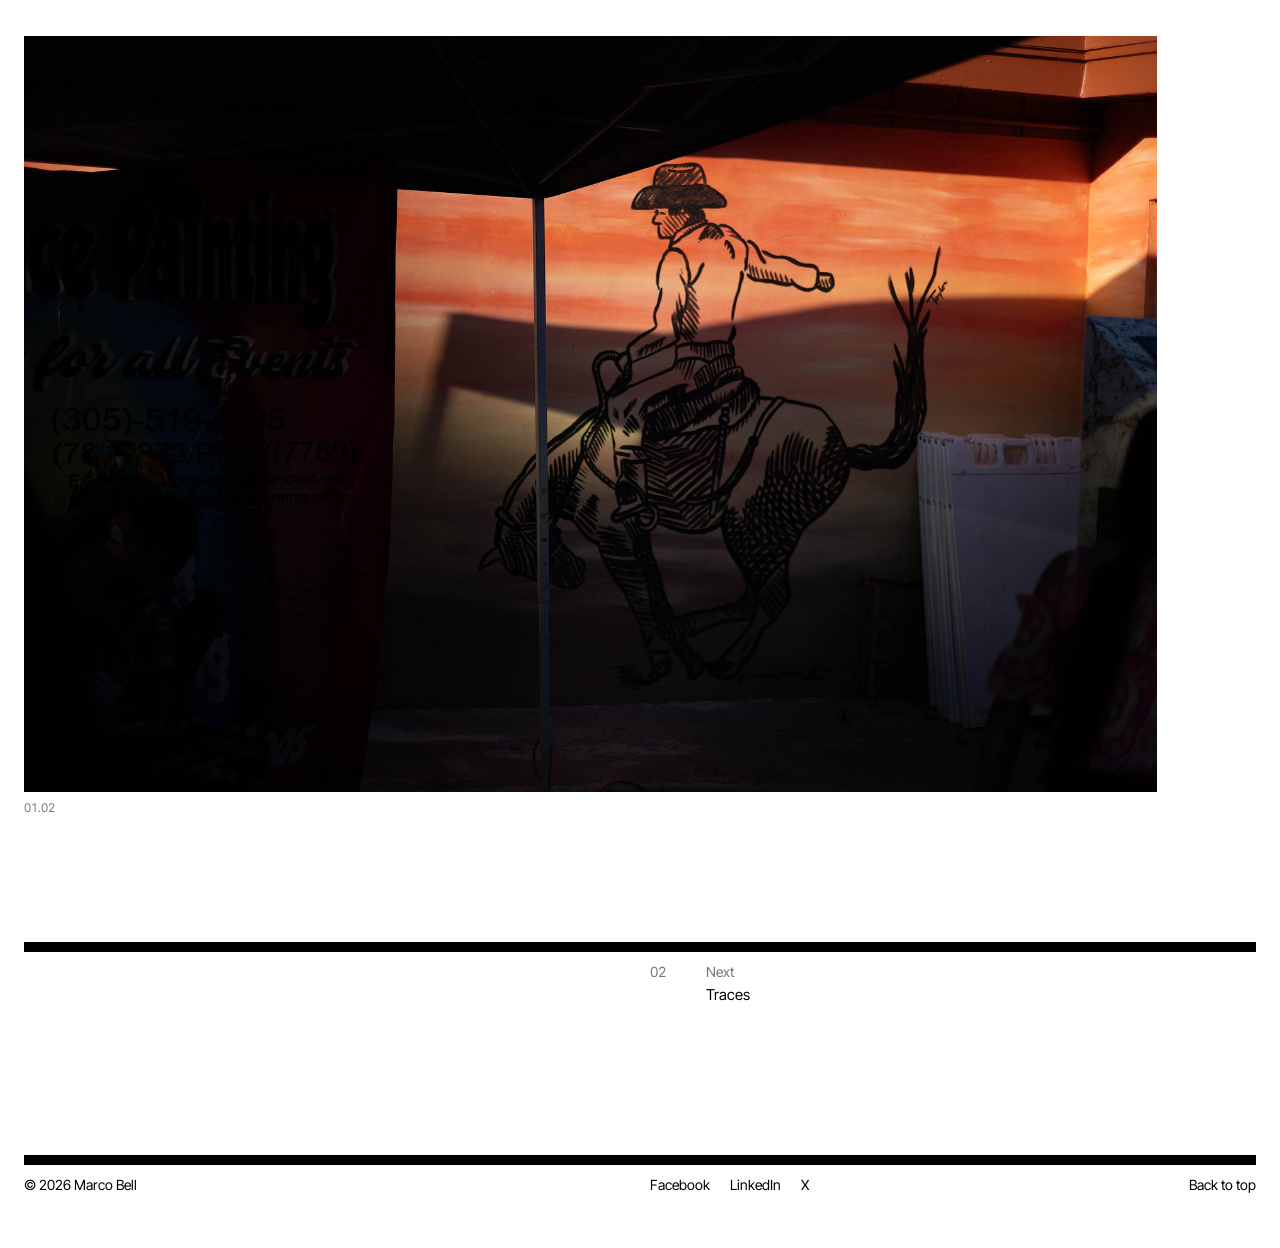
<file: cowboy.html>
<!doctype html>
<html lang="en">
<head>
<meta charset="utf-8">
<meta name="viewport" content="width=device-width, initial-scale=1">
<title>Cowboy Culture: Myth and Legacy of an American Icon, Marco Bell</title>
<meta name="description" content="Cowboy culture holds a unique place in the global imagination because it exists simultaneously as a lived tradition and a constructed mythology. This…">
<meta property="og:title" content="Cowboy Culture: Myth and Legacy of an American Icon, Marco Bell">
<meta property="og:description" content="Cowboy culture holds a unique place in the global imagination because it exists simultaneously as a lived tradition and a constructed mythology. This…">
<meta property="og:image" content="https://marcobell.com/images/cowboy/cover.jpg">
<link rel="preload" href="/assets/fonts/inter-tight-latin-400-normal.woff2" as="font" type="font/woff2" crossorigin>
<link rel="stylesheet" href="/assets/site.css?v=202611161900">
</head>
<body class="project">
<a class="skip" href="#main">Skip to content</a>
<header class="top grid">
  <a class="name" href="/">Marco Bell</a>
  <p class="role">Photographer, visual artist and educator</p>
  <nav aria-label="Main"><a href="/">Work</a><a href="/about">About</a><a href="/contact">Contact</a><a href="/press">Press</a></nav>
</header>
<main id="main">
<article class="room">
<div class="bar"></div>
<div class="opening">
<header class="room-head grid">
  <span class="pn">01</span>
  <h1>Cowboy Culture: Myth and Legacy of an American Icon</h1>
  
</header>
<section class="walltext grid" id="text" aria-label="Text"><div class="col"><p>Cowboy culture holds a unique place in the global imagination because it exists simultaneously as a lived tradition and a constructed mythology. This duality has made the cowboy one of the most enduring and influential cultural symbols in the United States. The American cowboy is often seen as a symbol of freedom, grit, and rugged individualism, an icon carved into the collective imagination through cinema, folklore, and national myth. But behind the stoic silhouette lies a more complex and multicultural reality, one shaped by Latino, Native American, and African American horsemen whose contributions have long been obscured or erased.</p>
<p>In places like Florida, where cattle culture predates the Western frontier, the cowboy becomes both a real figure and a projection. Rodeos, uniforms, rituals, follow a coded language that says who belongs and who doesn’t. Clothing becomes performance, gesture becomes inheritance. And the myth persists, polished and rebranded, even as its origins are forgotten.</p>
<p>This project explores the visual anthropology of cowboy culture today, as contested space. Who is seen, and who is not? Aspiration, exclusion, labor, and the power of myth to rewrite truth.</p>
<p>The American frontier was never monolithic. It was layered, and borrowed.</p></div></section>
</div>
<div class="plates grid">
<figure class="plate wide"><img src="/images/cowboy/01.jpg" width="1799" height="1200" alt="Cowboy Culture: Myth and Legacy of an American Icon, photograph 1" fetchpriority="high" decoding="async"><figcaption><span class="pn">01.01</span></figcaption></figure>
<figure class="plate wide"><img src="/images/cowboy/02.jpg" width="1799" height="1200" alt="Cowboy Culture: Myth and Legacy of an American Icon, photograph 2" loading="lazy" decoding="async"><figcaption><span class="pn">01.02</span></figcaption></figure>

</div>

<nav class="pager" aria-label="Projects"><div class="bar"></div><div class="grid"><span></span><a class="next" href="/traces"><span class="pn">02</span><span>Next</span><span class="t">Traces</span></a></div></nav>
</article>
</main>
<footer class="bottom">
  <div class="bar"></div>
  <div class="grid foot">
    <span>© 2026 Marco Bell</span>
    <span class="social"><a href="https://facebook.com/marcobellprojects" rel="me noopener" target="_blank">Facebook</a><a href="https://www.linkedin.com/in/marcobellphotographer" rel="me noopener" target="_blank">LinkedIn</a><a href="https://twitter.com/bellmarco" rel="me noopener" target="_blank">X</a></span>
    <a class="totop" href="#main">Back to top</a>
  </div>
  
</footer>
<script src="/assets/site.js?v=202611161900" defer></script>
</body>
</html>
</file>
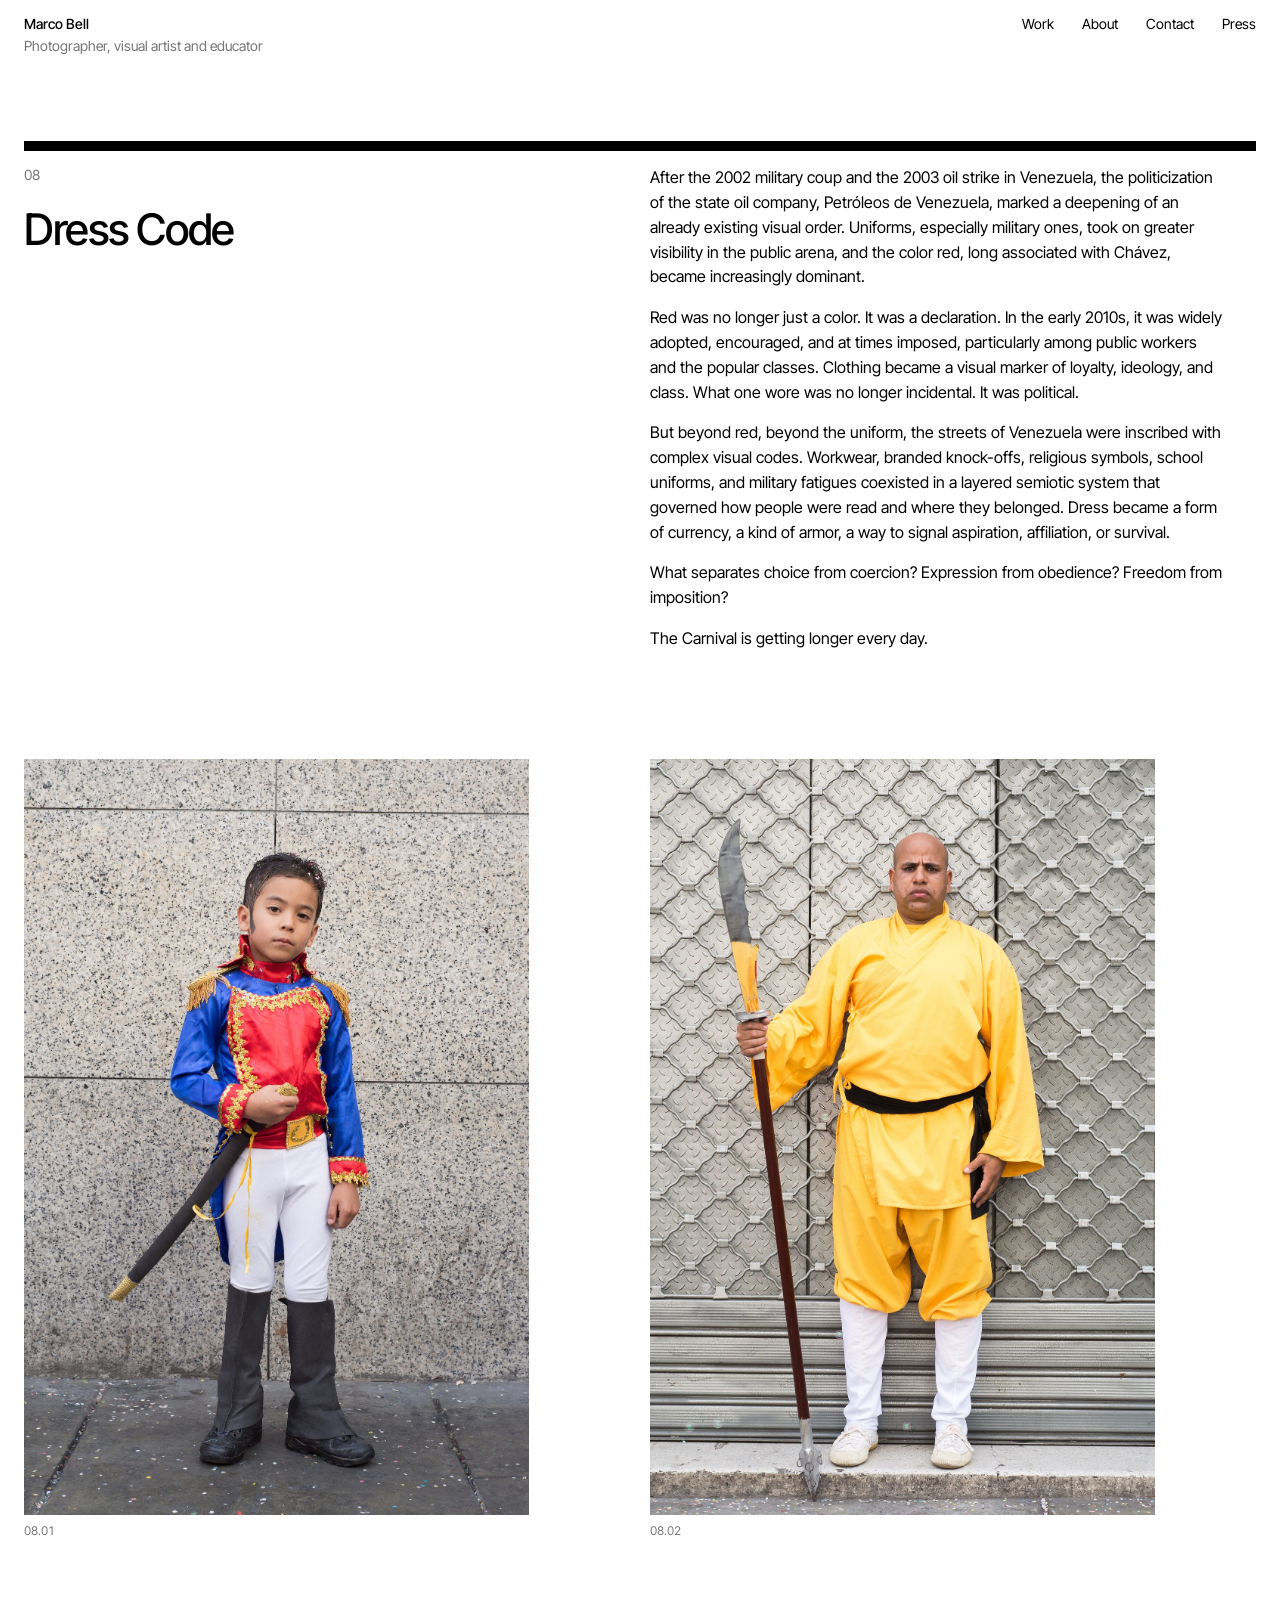
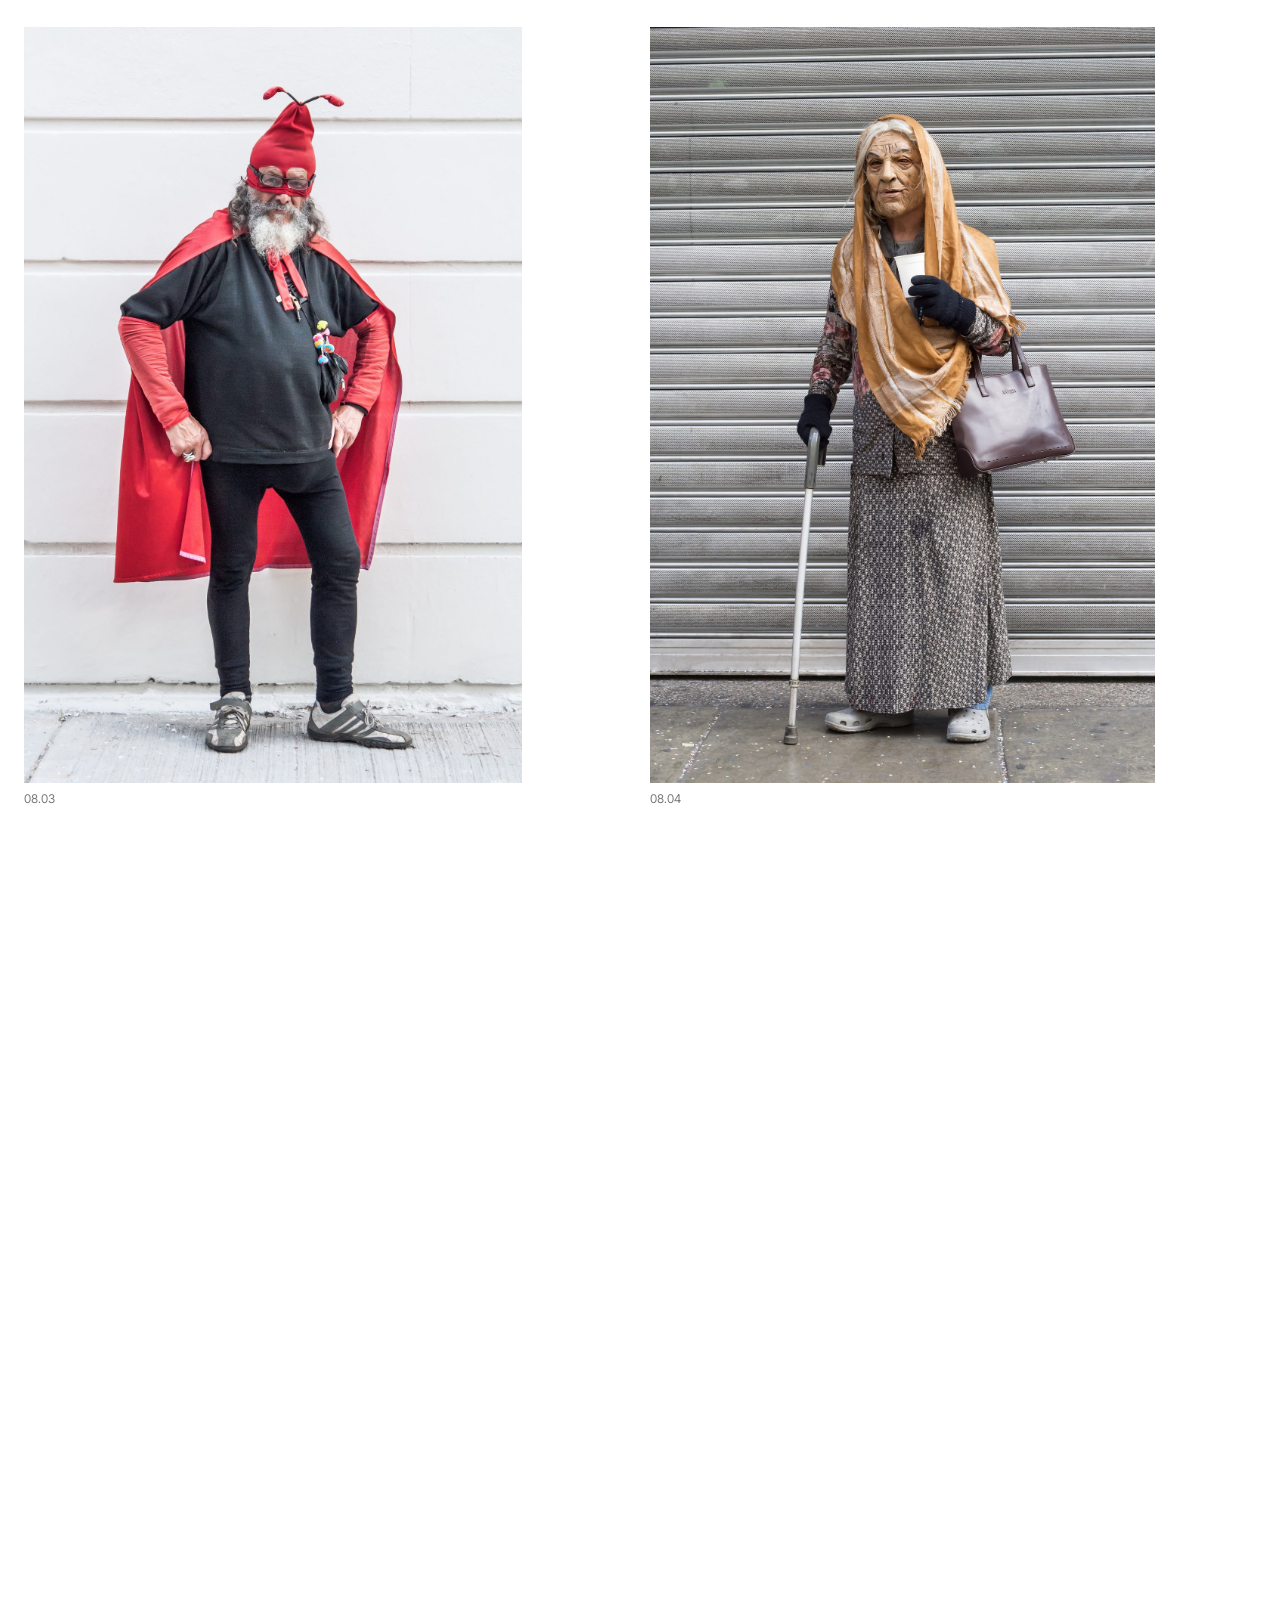
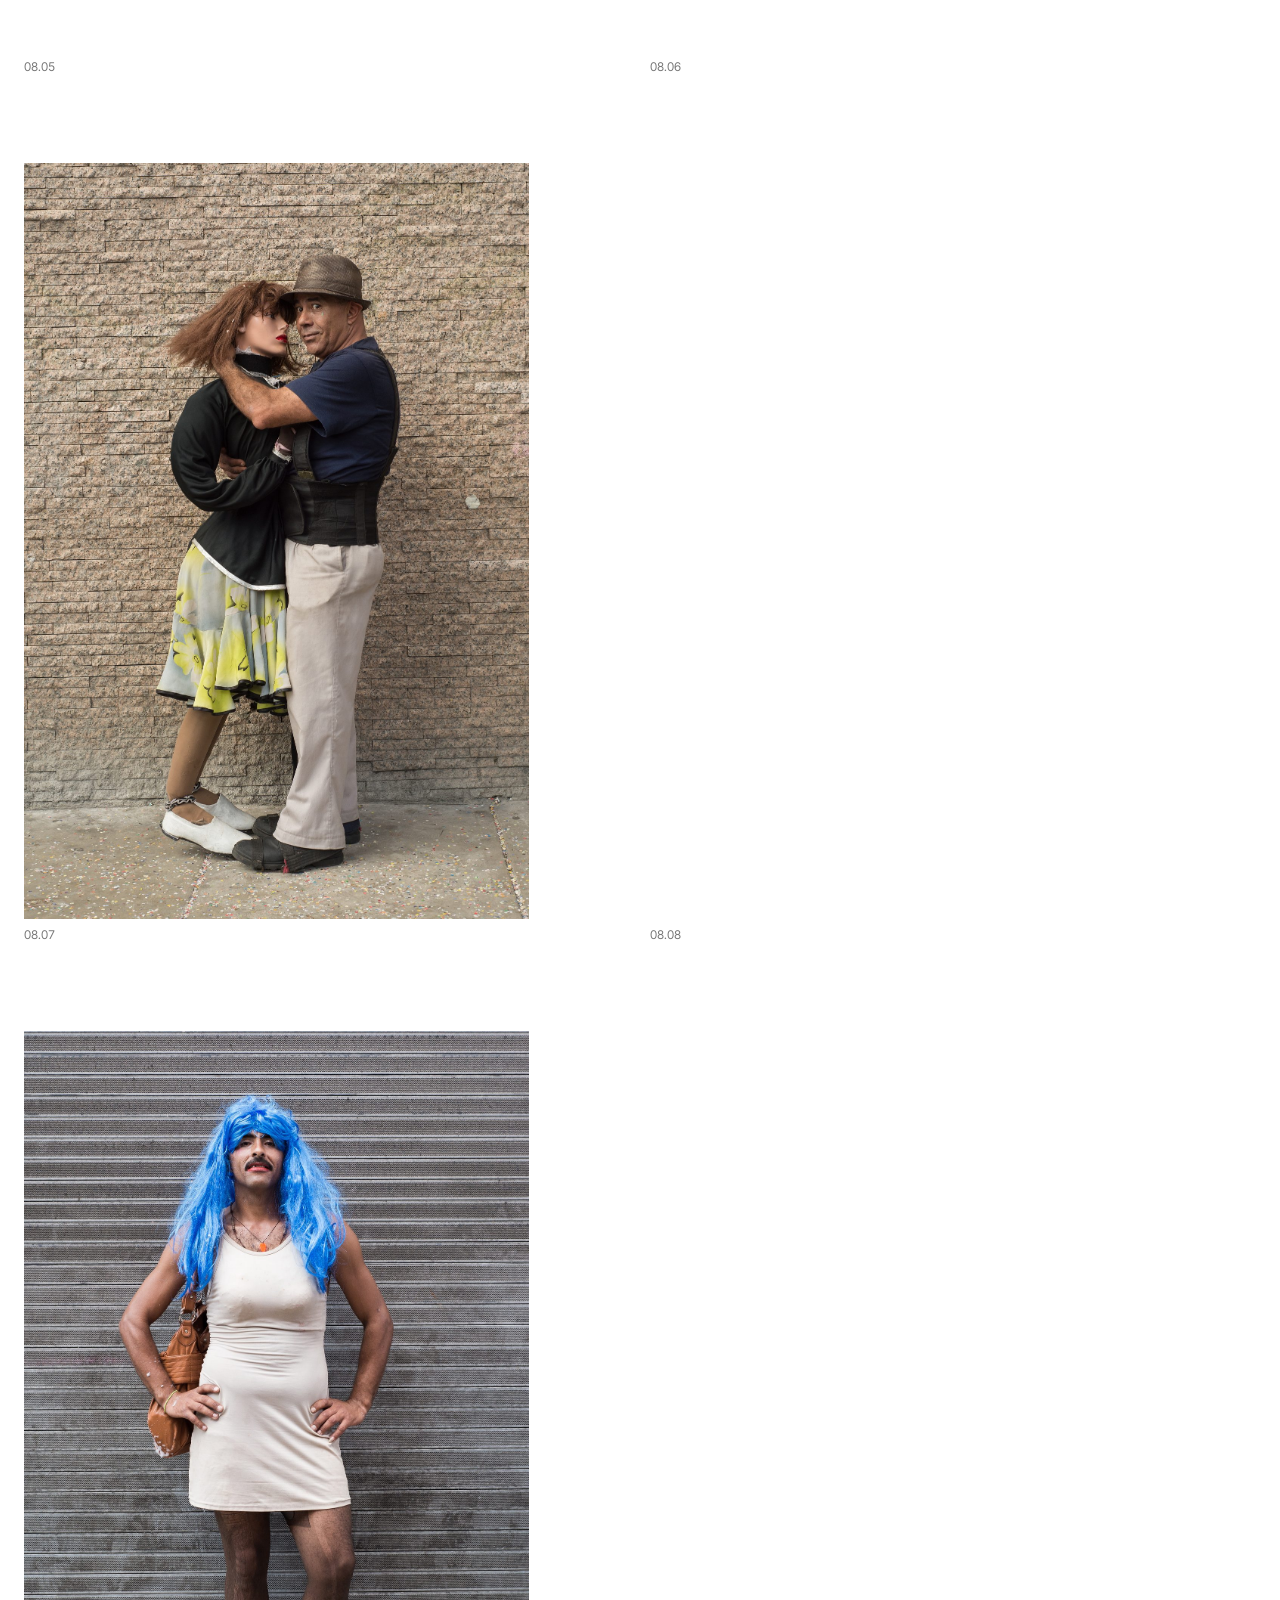
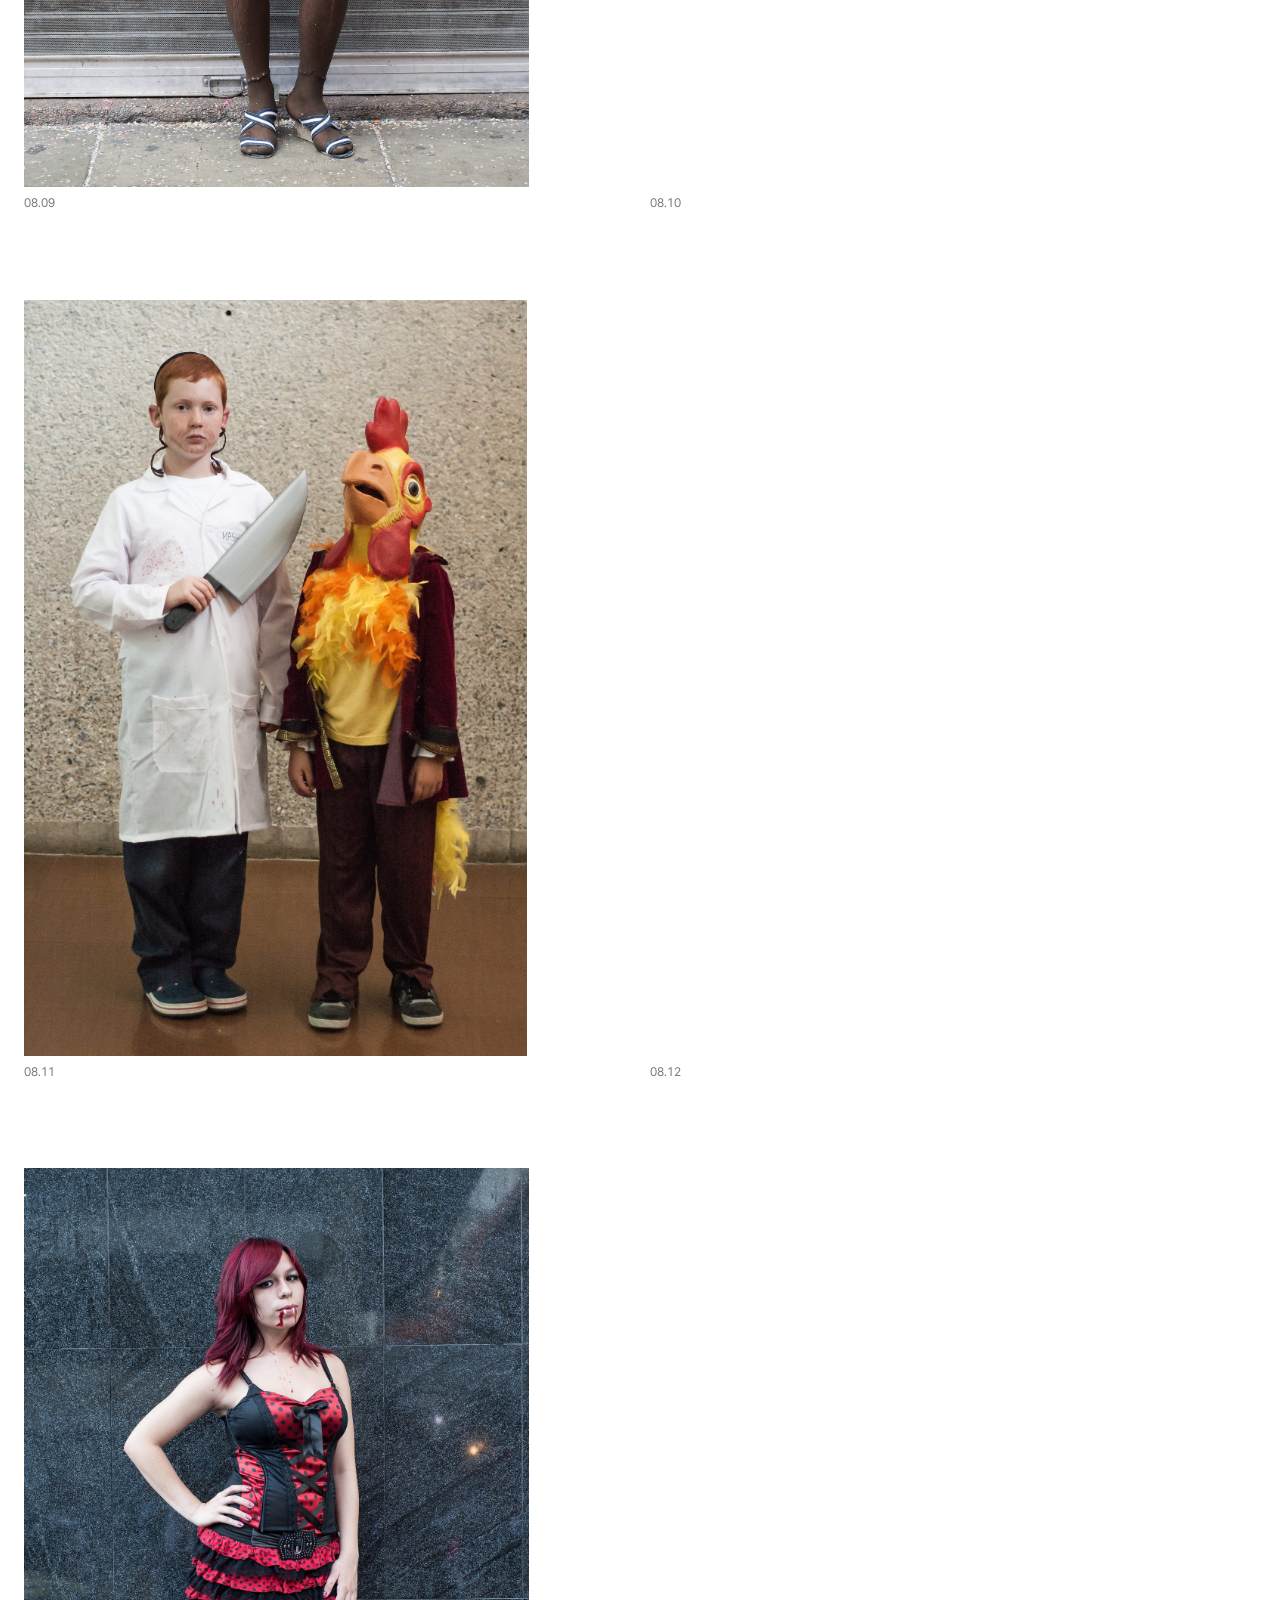
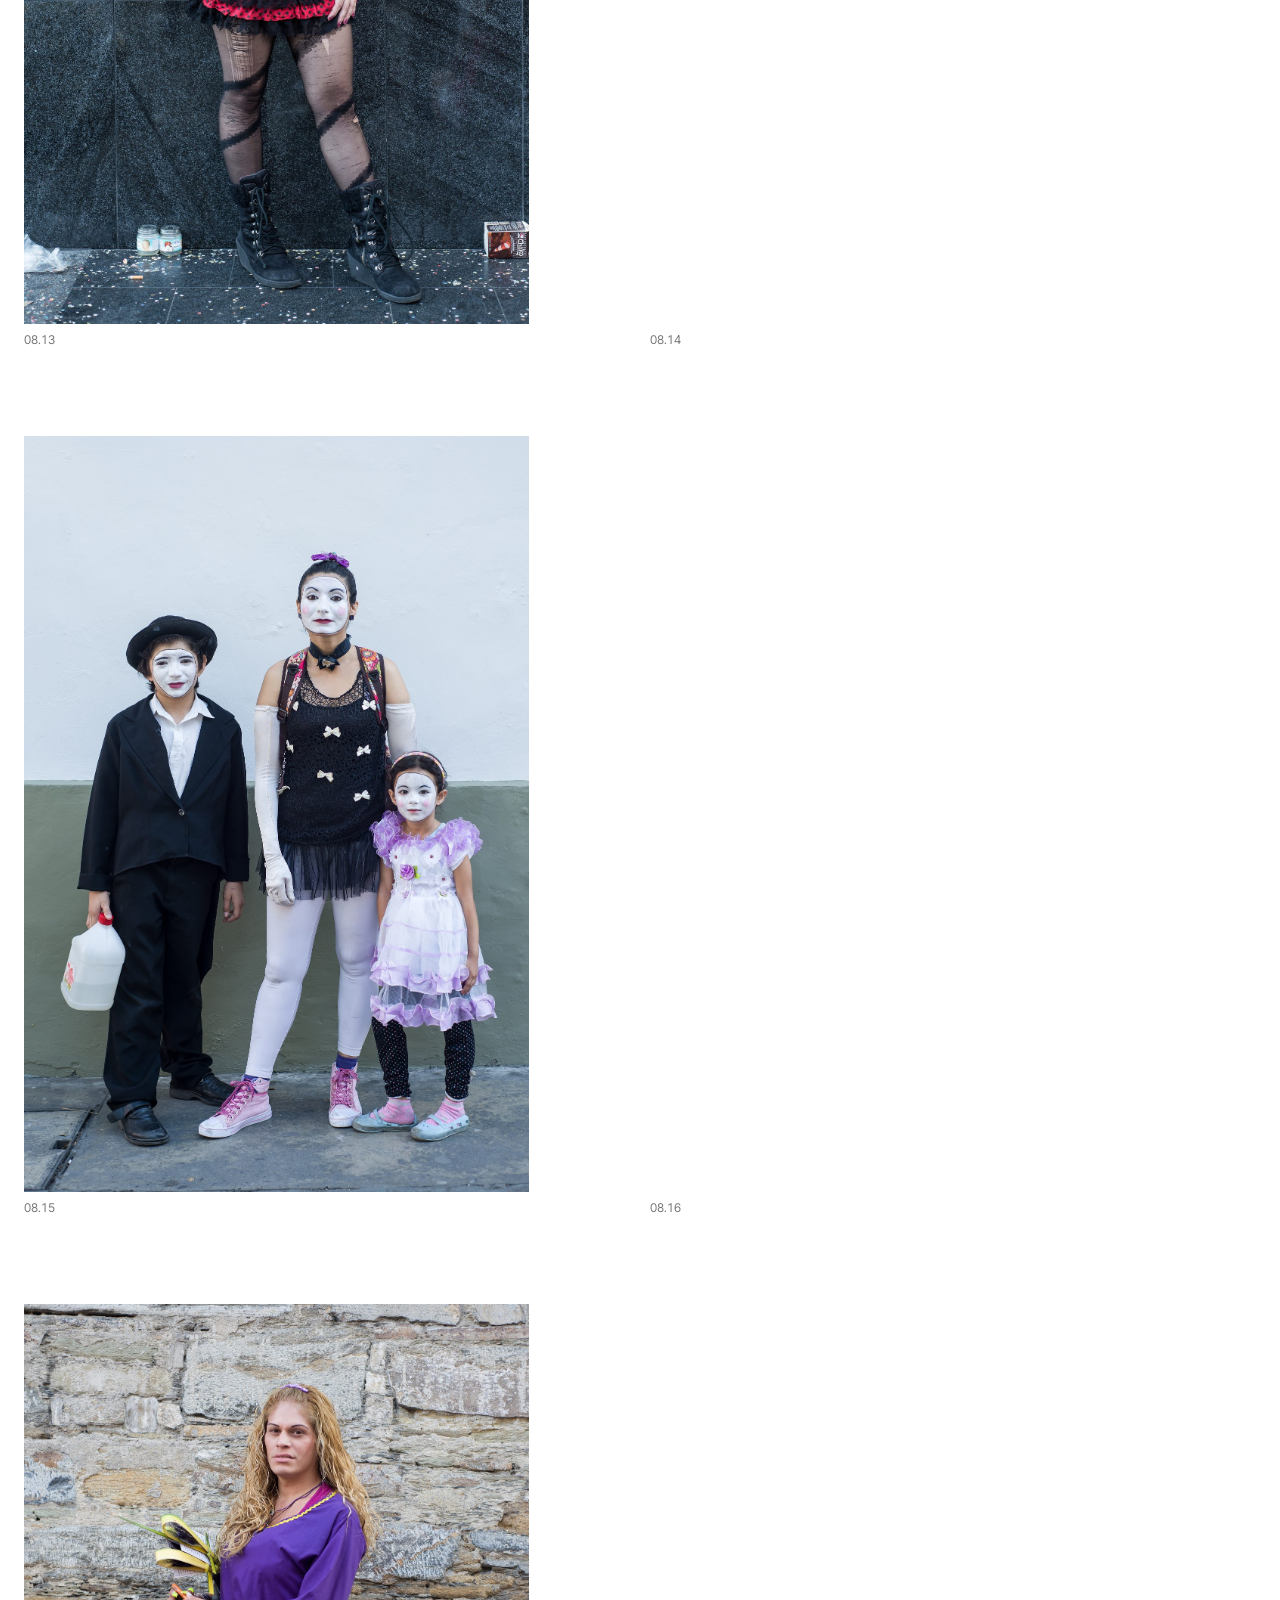
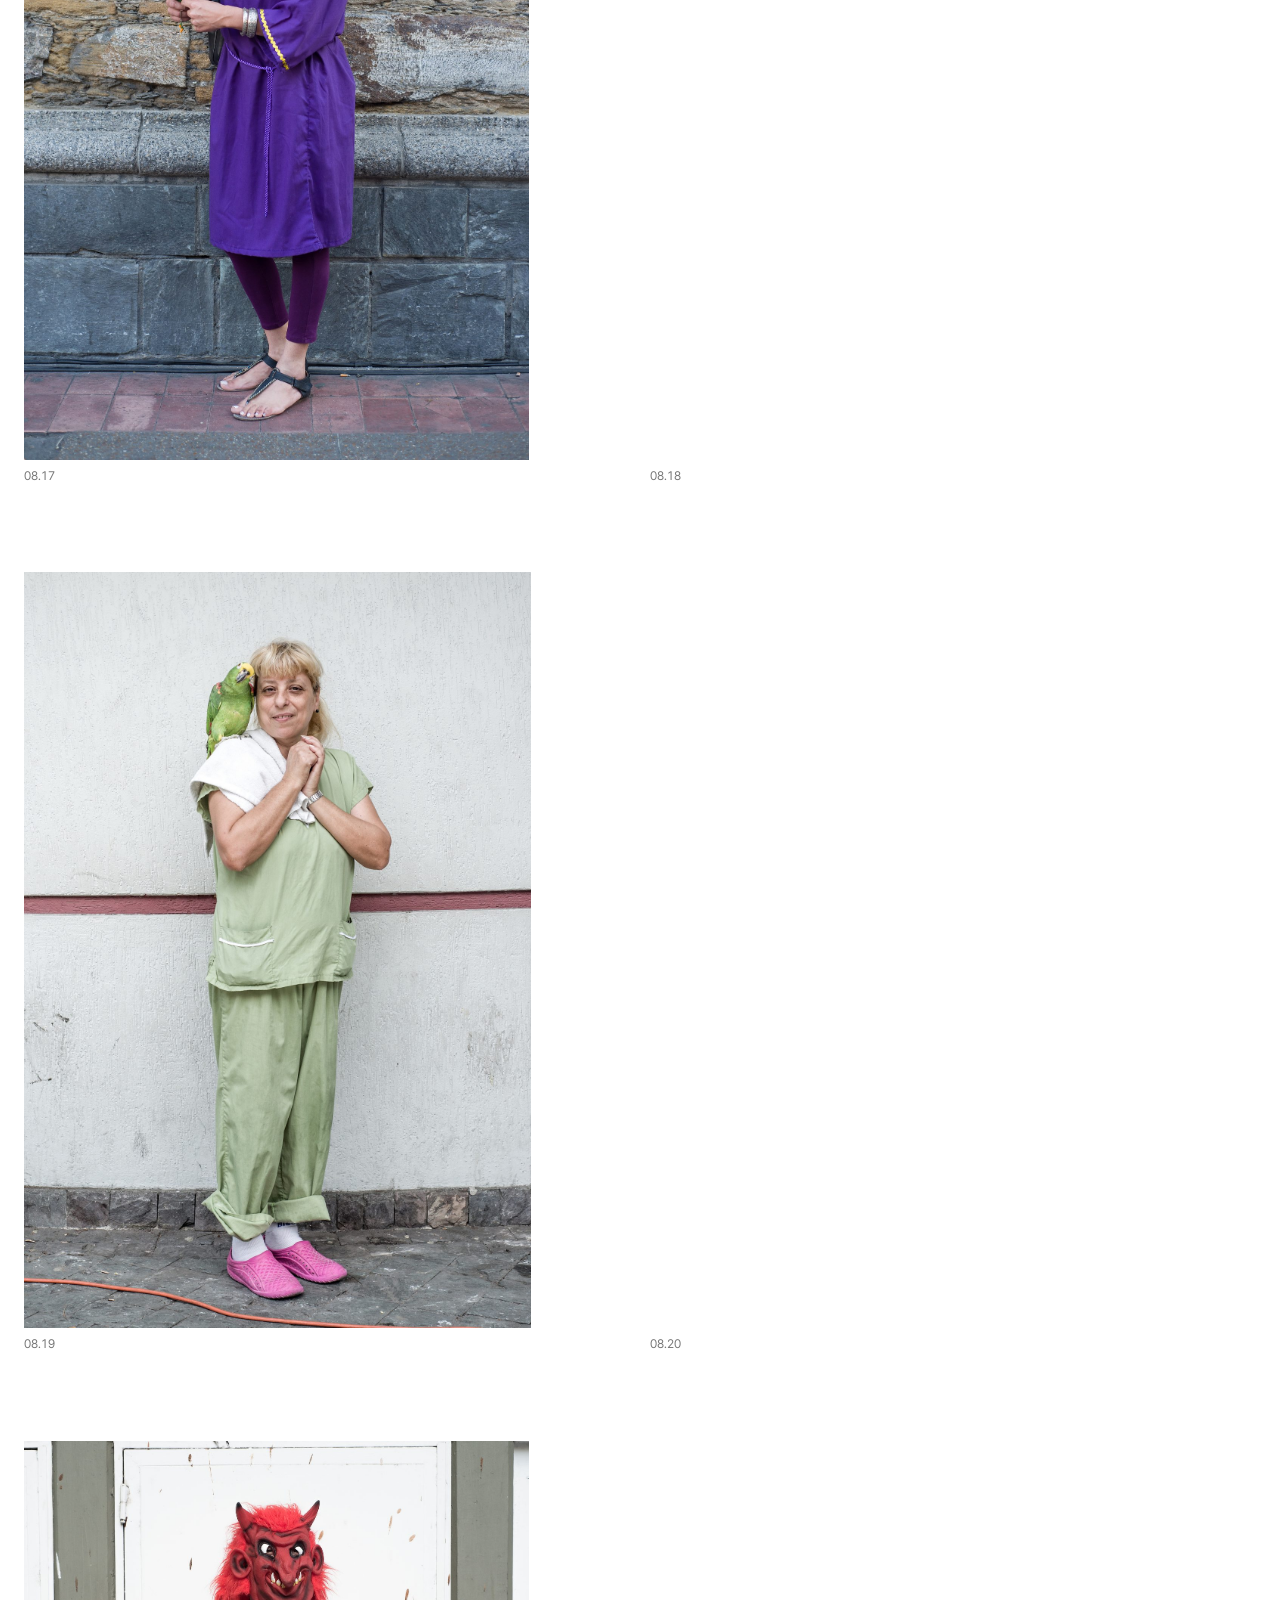
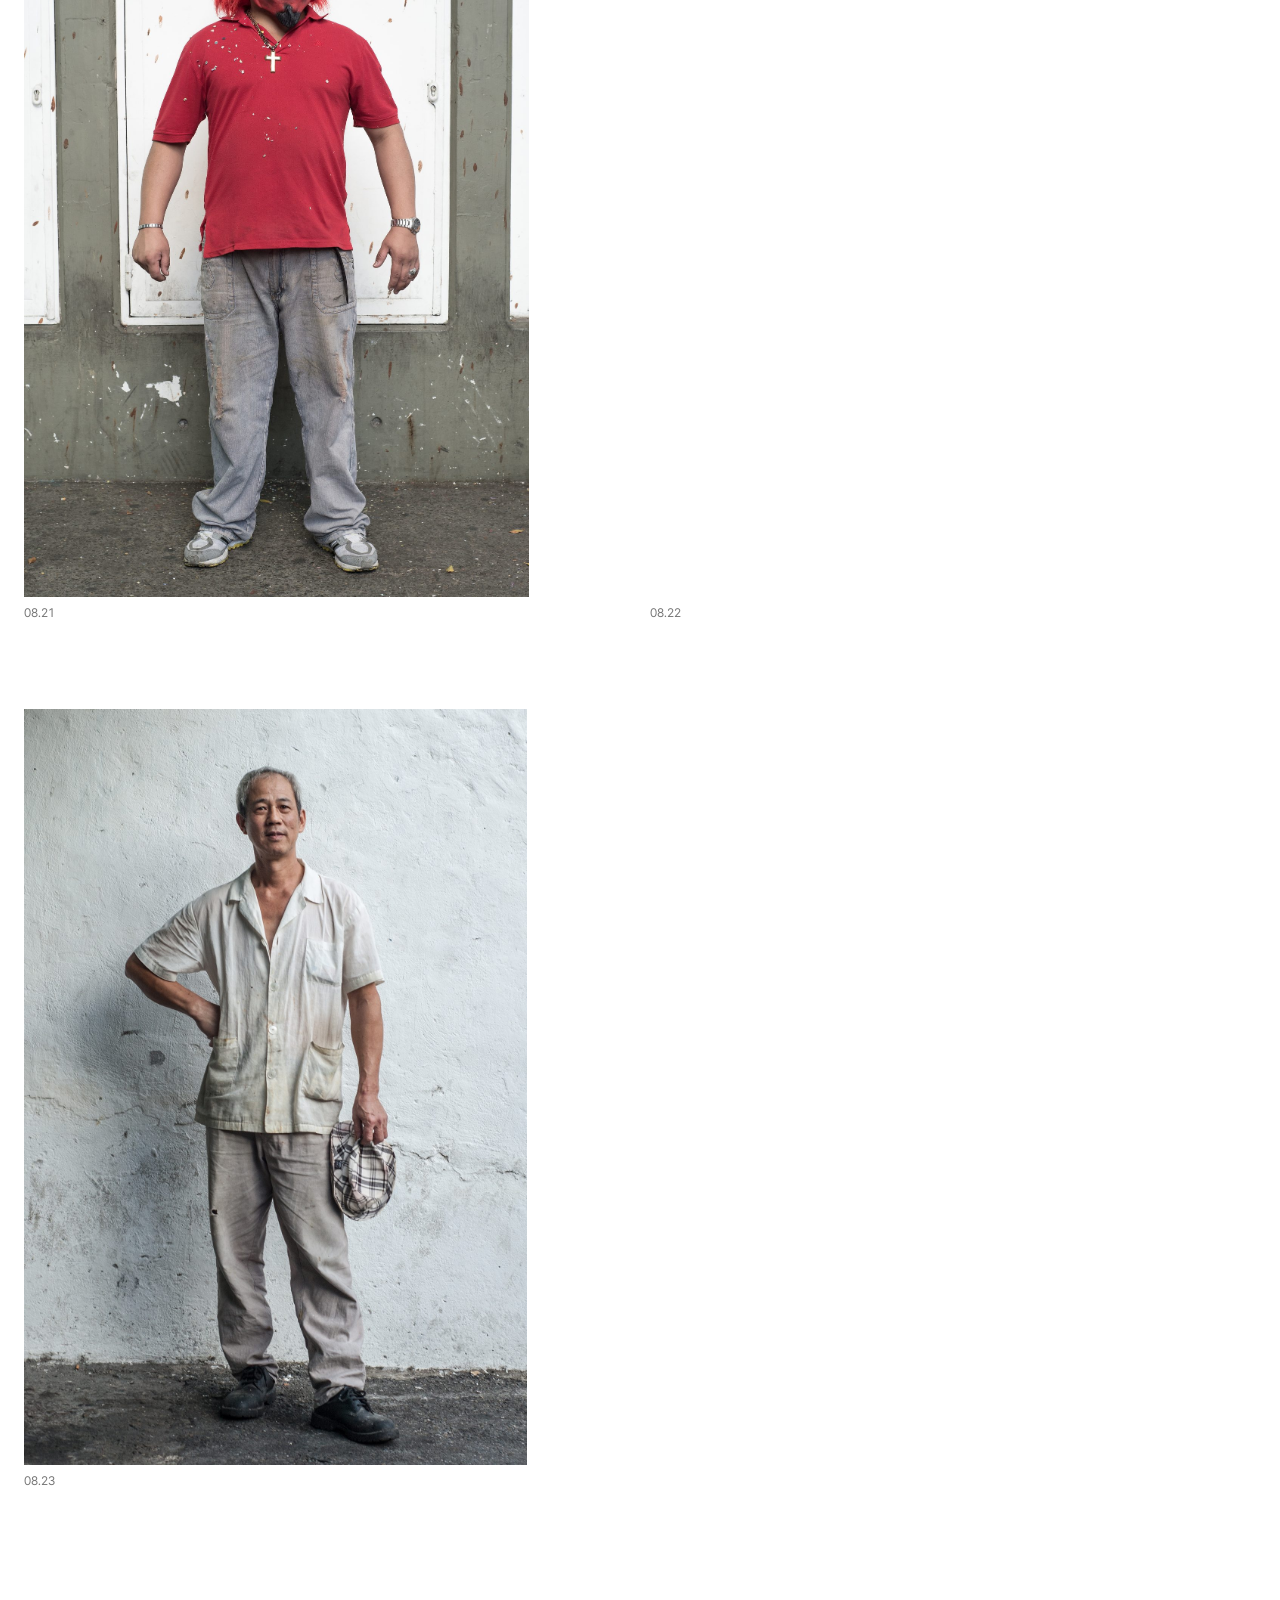
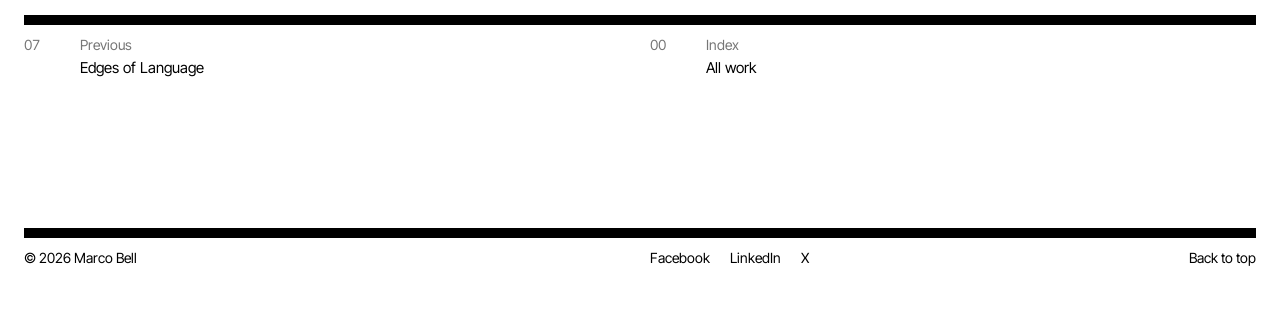
<file: dresscode.html>
<!doctype html>
<html lang="en">
<head>
<meta charset="utf-8">
<meta name="viewport" content="width=device-width, initial-scale=1">
<title>Dress Code, Marco Bell</title>
<meta name="description" content="After the 2002 military coup and the 2003 oil strike in Venezuela, the politicization of the state oil company, Petróleos de Venezuela, marked a deepening…">
<meta property="og:title" content="Dress Code, Marco Bell">
<meta property="og:description" content="After the 2002 military coup and the 2003 oil strike in Venezuela, the politicization of the state oil company, Petróleos de Venezuela, marked a deepening…">
<meta property="og:image" content="https://marcobell.com/images/dresscode/cover.jpg">
<link rel="preload" href="/assets/fonts/inter-tight-latin-400-normal.woff2" as="font" type="font/woff2" crossorigin>
<link rel="stylesheet" href="/assets/site.css?v=202611161900">
</head>
<body class="project">
<a class="skip" href="#main">Skip to content</a>
<header class="top grid">
  <a class="name" href="/">Marco Bell</a>
  <p class="role">Photographer, visual artist and educator</p>
  <nav aria-label="Main"><a href="/">Work</a><a href="/about">About</a><a href="/contact">Contact</a><a href="/press">Press</a></nav>
</header>
<main id="main">
<article class="room">
<div class="bar"></div>
<div class="opening">
<header class="room-head grid">
  <span class="pn">08</span>
  <h1>Dress Code</h1>
  
</header>
<section class="walltext grid" id="text" aria-label="Text"><div class="col"><p>After the 2002 military coup and the 2003 oil strike in Venezuela, the politicization of the state oil company, Petróleos de Venezuela, marked a deepening of an already existing visual order. Uniforms, especially military ones, took on greater visibility in the public arena, and the color red, long associated with Chávez, became increasingly dominant.</p>
<p>Red was no longer just a color. It was a declaration. In the early 2010s, it was widely adopted, encouraged, and at times imposed, particularly among public workers and the popular classes. Clothing became a visual marker of loyalty, ideology, and class. What one wore was no longer incidental. It was political.</p>
<p>But beyond red, beyond the uniform, the streets of Venezuela were inscribed with complex visual codes. Workwear, branded knock-offs, religious symbols, school uniforms, and military fatigues coexisted in a layered semiotic system that governed how people were read and where they belonged. Dress became a form of currency, a kind of armor, a way to signal aspiration, affiliation, or survival.</p>
<p>What separates choice from coercion? Expression from obedience? Freedom from imposition?</p>
<p>The Carnival is getting longer every day.</p></div></section>
</div>
<div class="plates grid">
<figure class="plate tall"><img src="/images/dresscode/01.jpg" width="2430" height="3640" alt="Dress Code, photograph 1" fetchpriority="high" decoding="async"><figcaption><span class="pn">08.01</span></figcaption></figure>
<figure class="plate tall"><img src="/images/dresscode/02.jpg" width="2430" height="3641" alt="Dress Code, photograph 2" loading="lazy" decoding="async"><figcaption><span class="pn">08.02</span></figcaption></figure>
<figure class="plate tall"><img src="/images/dresscode/03.jpg" width="2057" height="3122" alt="Dress Code, photograph 3" loading="lazy" decoding="async"><figcaption><span class="pn">08.03</span></figcaption></figure>
<figure class="plate tall"><img src="/images/dresscode/04.jpg" width="2430" height="3641" alt="Dress Code, photograph 4" loading="lazy" decoding="async"><figcaption><span class="pn">08.04</span></figcaption></figure>
<figure class="plate tall"><img src="/images/dresscode/05.jpg" width="2430" height="3640" alt="Dress Code, photograph 5" loading="lazy" decoding="async"><figcaption><span class="pn">08.05</span></figcaption></figure>
<figure class="plate tall"><img src="/images/dresscode/06.jpg" width="2431" height="3640" alt="Dress Code, photograph 6" loading="lazy" decoding="async"><figcaption><span class="pn">08.06</span></figcaption></figure>
<figure class="plate tall"><img src="/images/dresscode/07.jpg" width="2430" height="3640" alt="Dress Code, photograph 7" loading="lazy" decoding="async"><figcaption><span class="pn">08.07</span></figcaption></figure>
<figure class="plate tall"><img src="/images/dresscode/08.jpg" width="2430" height="3640" alt="Dress Code, photograph 8" loading="lazy" decoding="async"><figcaption><span class="pn">08.08</span></figcaption></figure>
<figure class="plate tall"><img src="/images/dresscode/09.jpg" width="2430" height="3640" alt="Dress Code, photograph 9" loading="lazy" decoding="async"><figcaption><span class="pn">08.09</span></figcaption></figure>
<figure class="plate tall"><img src="/images/dresscode/10.jpg" width="2430" height="3640" alt="Dress Code, photograph 10" loading="lazy" decoding="async"><figcaption><span class="pn">08.10</span></figcaption></figure>
<figure class="plate tall"><img src="/images/dresscode/11.jpg" width="1930" height="2903" alt="Dress Code, photograph 11" loading="lazy" decoding="async"><figcaption><span class="pn">08.11</span></figcaption></figure>
<figure class="plate tall"><img src="/images/dresscode/12.jpg" width="2430" height="3640" alt="Dress Code, photograph 12" loading="lazy" decoding="async"><figcaption><span class="pn">08.12</span></figcaption></figure>
<figure class="plate tall"><img src="/images/dresscode/13.jpg" width="2431" height="3640" alt="Dress Code, photograph 13" loading="lazy" decoding="async"><figcaption><span class="pn">08.13</span></figcaption></figure>
<figure class="plate tall"><img src="/images/dresscode/14.jpg" width="2430" height="3641" alt="Dress Code, photograph 14" loading="lazy" decoding="async"><figcaption><span class="pn">08.14</span></figcaption></figure>
<figure class="plate tall"><img src="/images/dresscode/15.jpg" width="2430" height="3641" alt="Dress Code, photograph 15" loading="lazy" decoding="async"><figcaption><span class="pn">08.15</span></figcaption></figure>
<figure class="plate tall"><img src="/images/dresscode/16.jpg" width="2431" height="3640" alt="Dress Code, photograph 16" loading="lazy" decoding="async"><figcaption><span class="pn">08.16</span></figcaption></figure>
<figure class="plate tall"><img src="/images/dresscode/17.jpg" width="2430" height="3640" alt="Dress Code, photograph 17" loading="lazy" decoding="async"><figcaption><span class="pn">08.17</span></figcaption></figure>
<figure class="plate tall"><img src="/images/dresscode/18.jpg" width="2430" height="3640" alt="Dress Code, photograph 18" loading="lazy" decoding="async"><figcaption><span class="pn">08.18</span></figcaption></figure>
<figure class="plate tall"><img src="/images/dresscode/19.jpg" width="2434" height="3634" alt="Dress Code, photograph 19" loading="lazy" decoding="async"><figcaption><span class="pn">08.19</span></figcaption></figure>
<figure class="plate tall"><img src="/images/dresscode/20.jpg" width="2430" height="3640" alt="Dress Code, photograph 20" loading="lazy" decoding="async"><figcaption><span class="pn">08.20</span></figcaption></figure>
<figure class="plate tall"><img src="/images/dresscode/21.jpg" width="2430" height="3641" alt="Dress Code, photograph 21" loading="lazy" decoding="async"><figcaption><span class="pn">08.21</span></figcaption></figure>
<figure class="plate tall"><img src="/images/dresscode/22.jpg" width="1470" height="2211" alt="Dress Code, photograph 22" loading="lazy" decoding="async"><figcaption><span class="pn">08.22</span></figcaption></figure>
<figure class="plate tall"><img src="/images/dresscode/23.jpg" width="1758" height="2644" alt="Dress Code, photograph 23" loading="lazy" decoding="async"><figcaption><span class="pn">08.23</span></figcaption></figure>

</div>

<nav class="pager" aria-label="Projects"><div class="bar"></div><div class="grid"><a class="prev" href="/edges-of-language"><span class="pn">07</span><span>Previous</span><span class="t">Edges of Language</span></a><a class="next" href="/"><span class="pn">00</span><span>Index</span><span class="t">All work</span></a></div></nav>
</article>
</main>
<footer class="bottom">
  <div class="bar"></div>
  <div class="grid foot">
    <span>© 2026 Marco Bell</span>
    <span class="social"><a href="https://facebook.com/marcobellprojects" rel="me noopener" target="_blank">Facebook</a><a href="https://www.linkedin.com/in/marcobellphotographer" rel="me noopener" target="_blank">LinkedIn</a><a href="https://twitter.com/bellmarco" rel="me noopener" target="_blank">X</a></span>
    <a class="totop" href="#main">Back to top</a>
  </div>
  
</footer>
<script src="/assets/site.js?v=202611161900" defer></script>
</body>
</html>
</file>
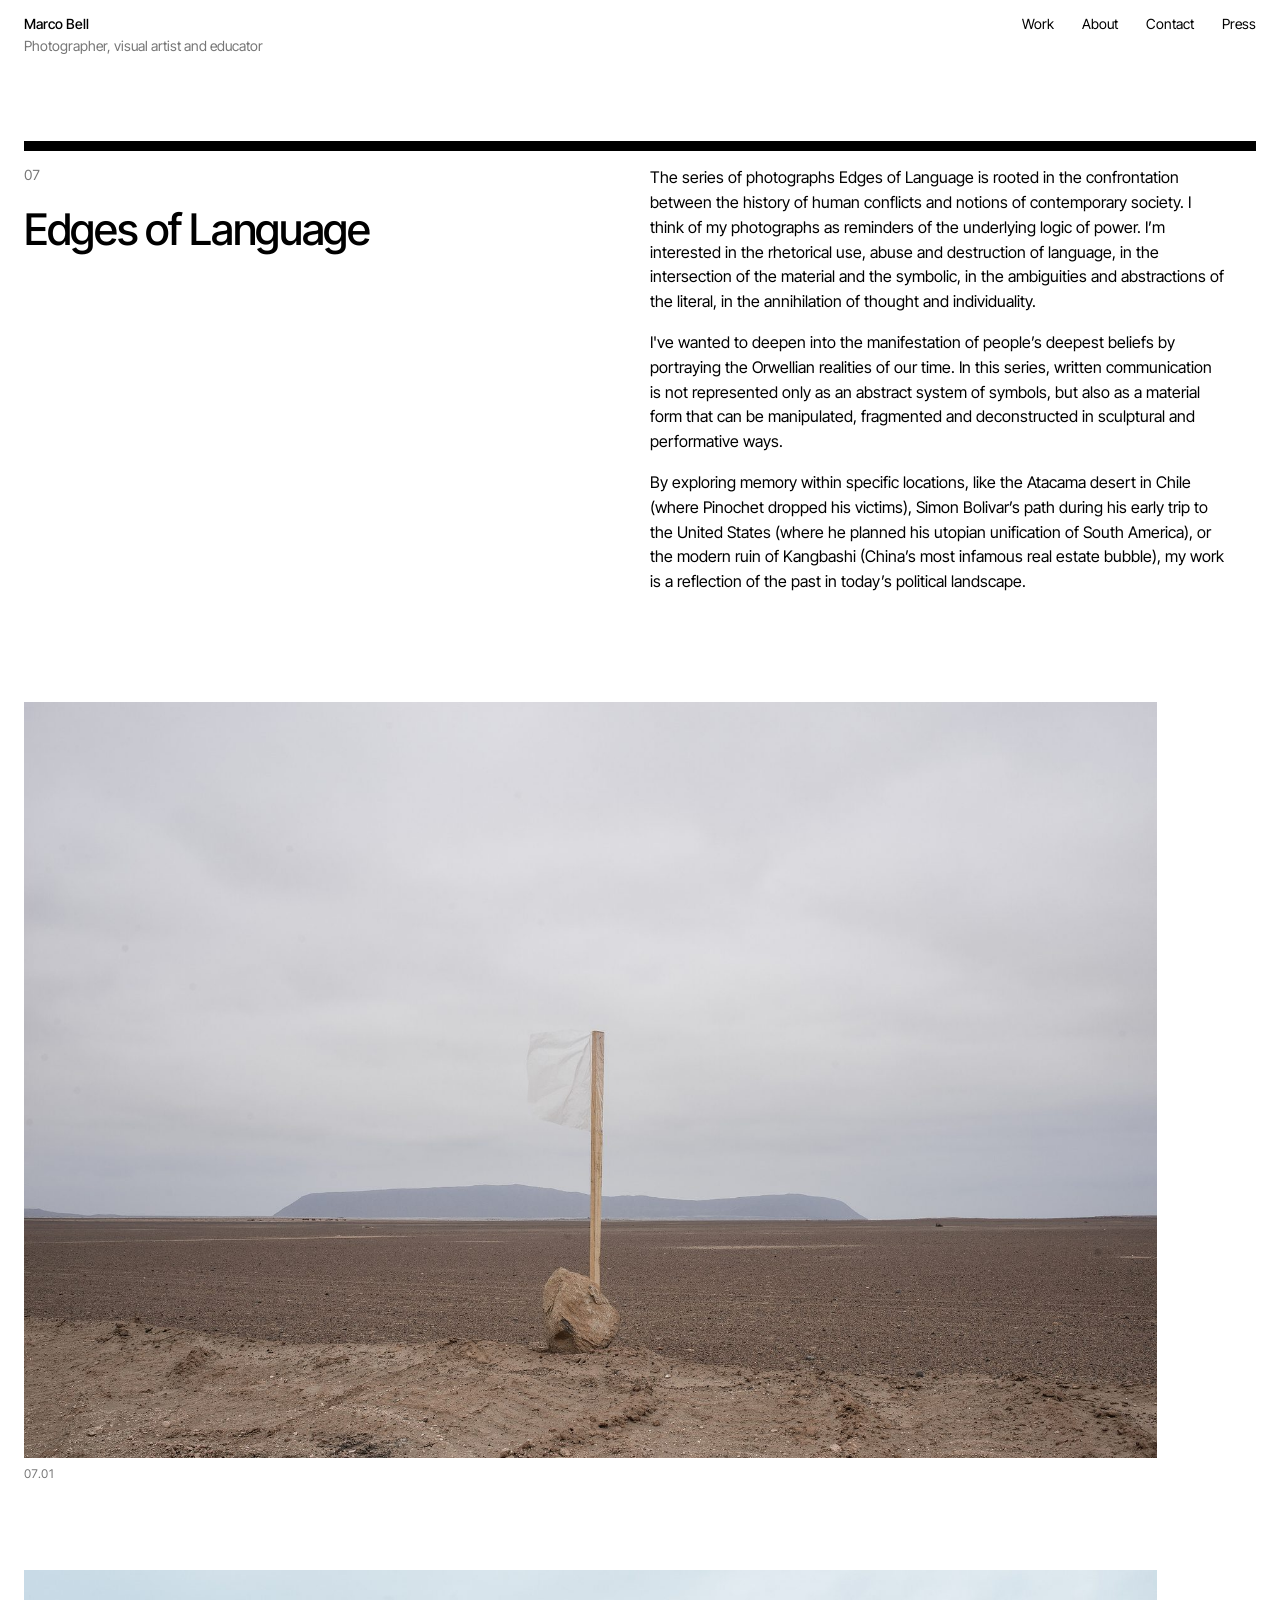
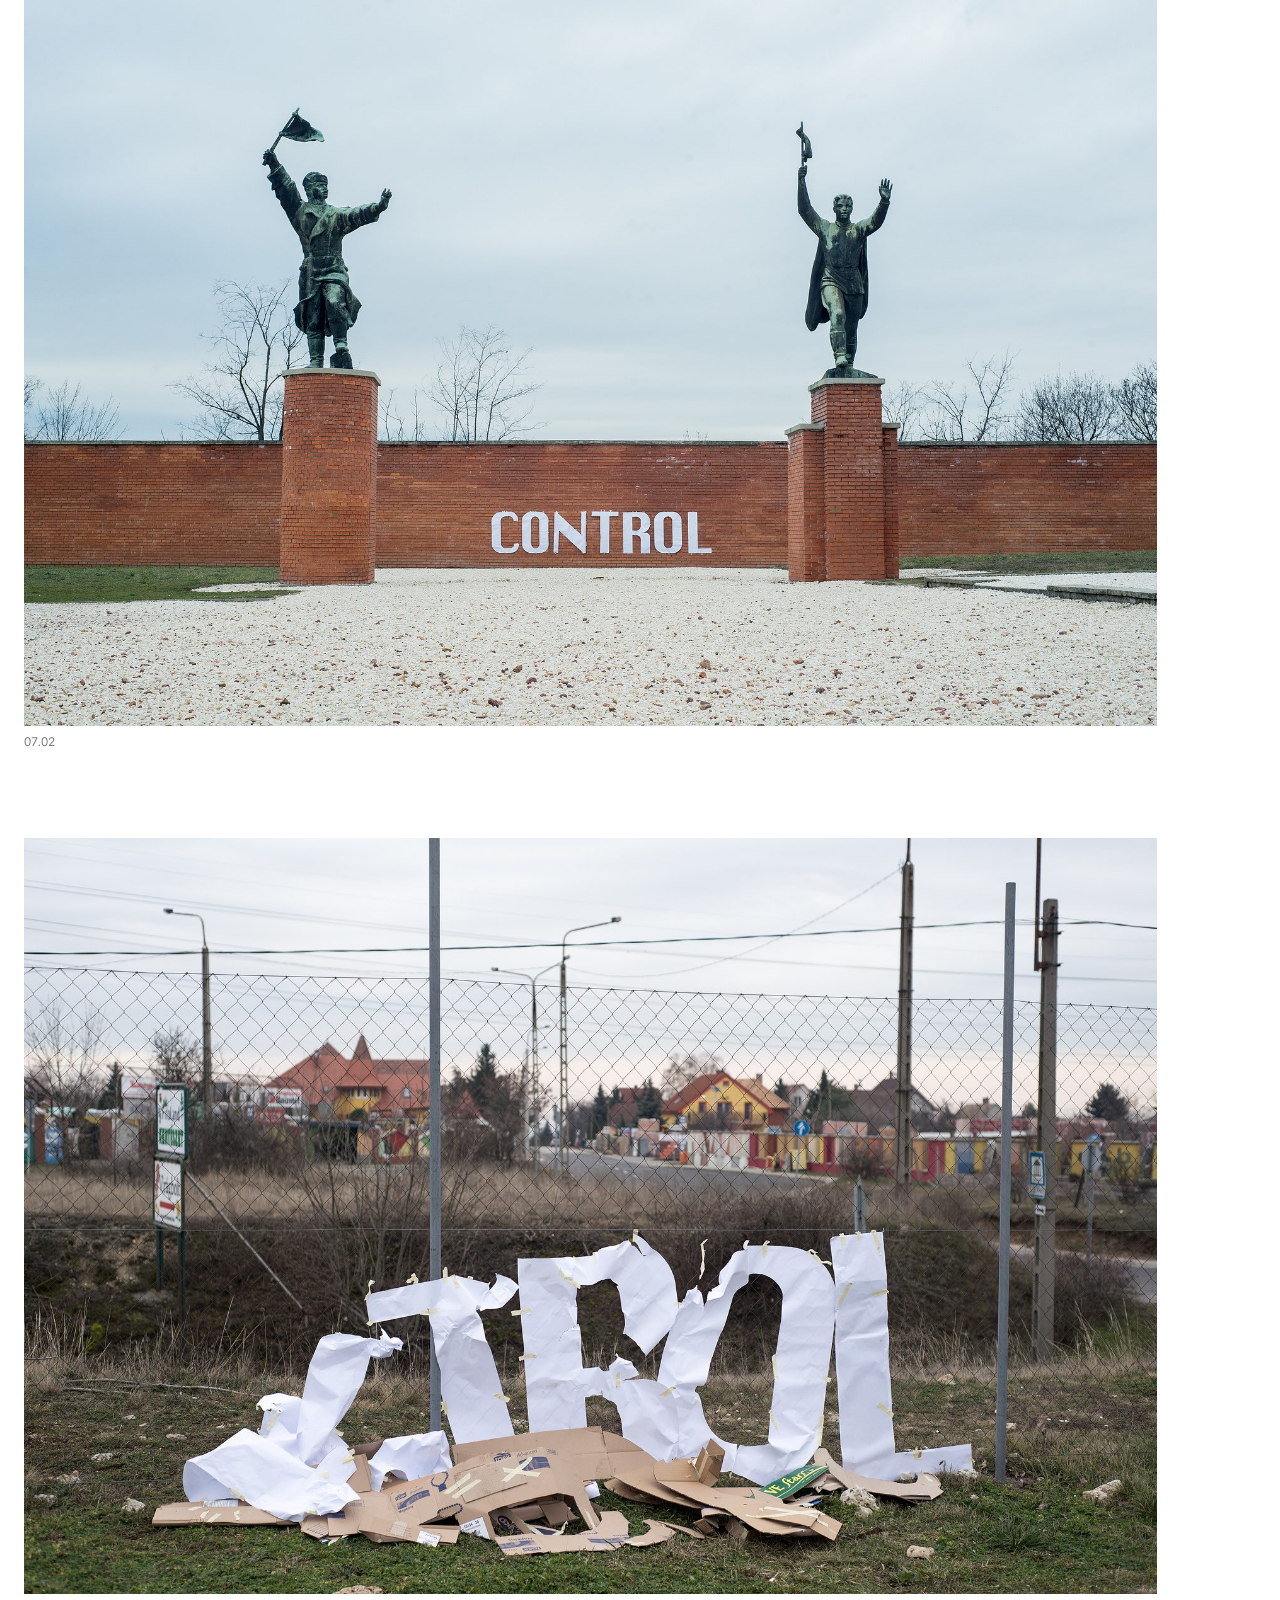
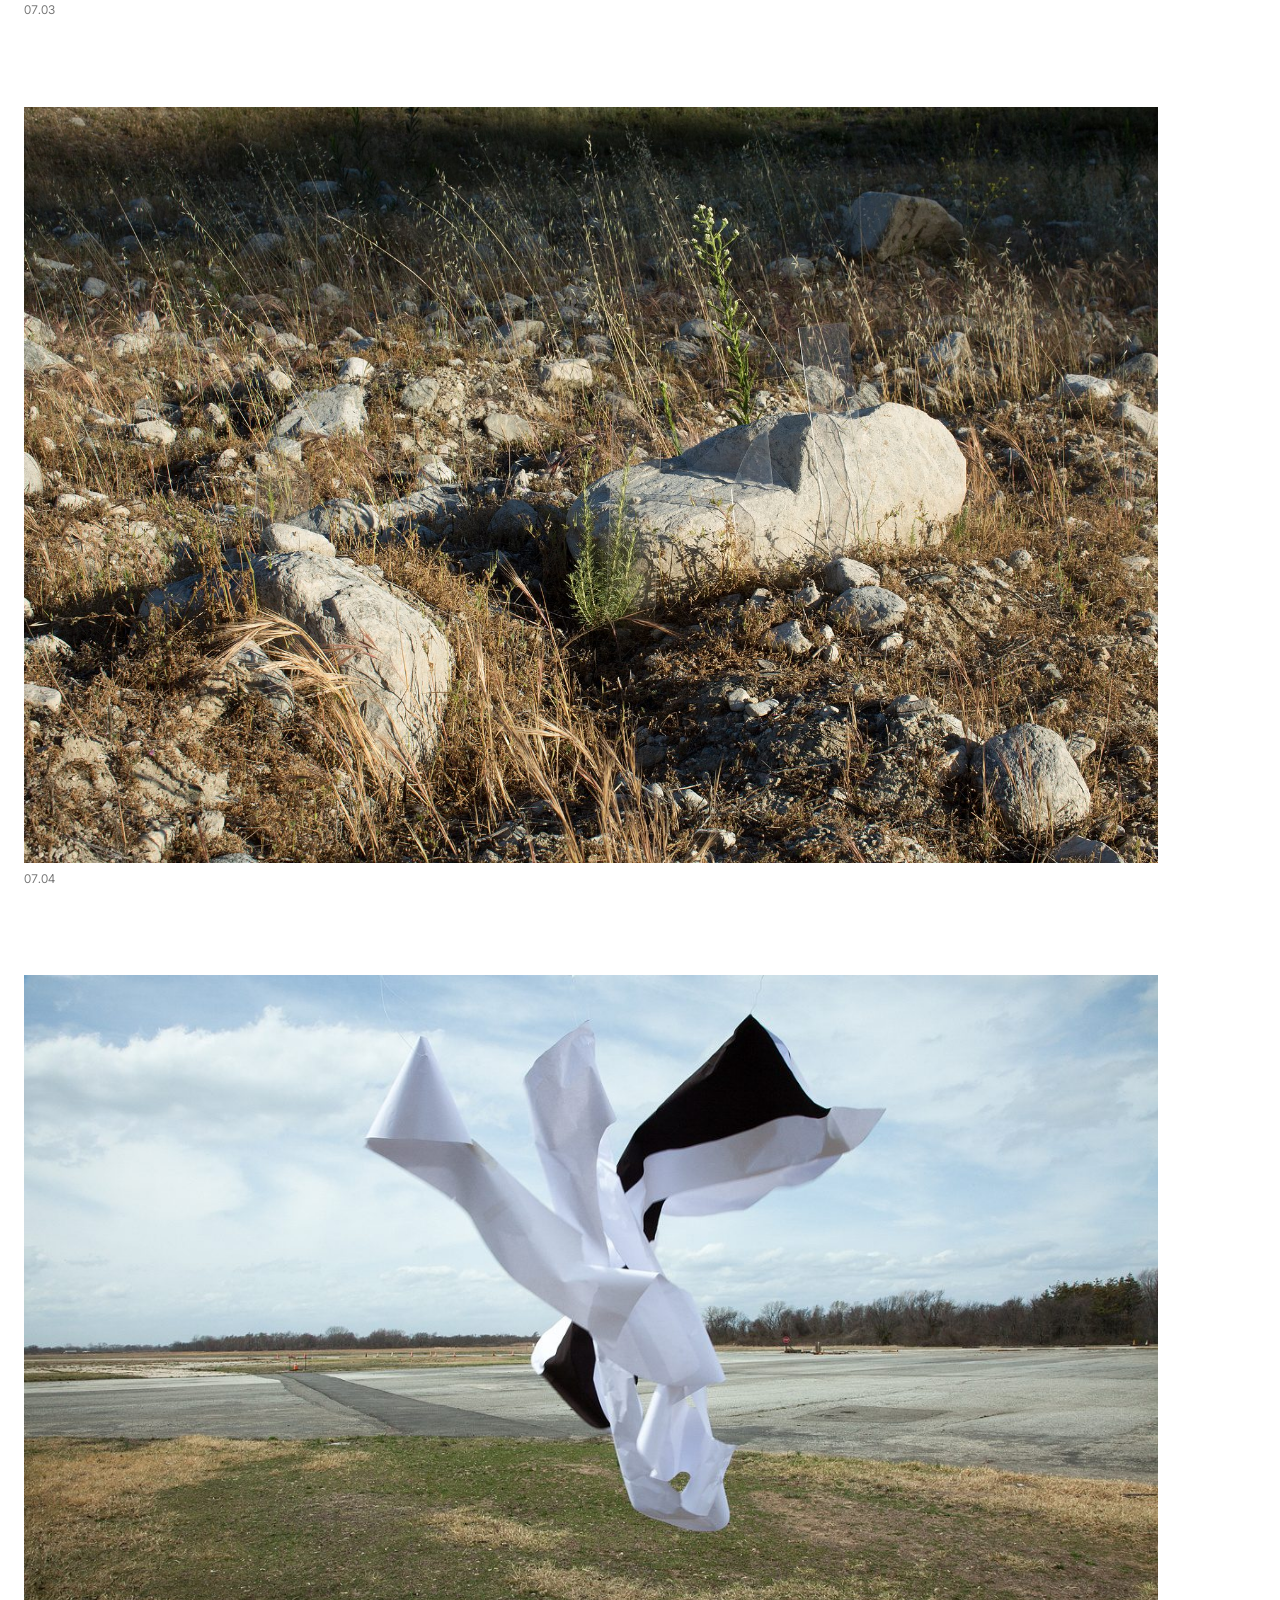
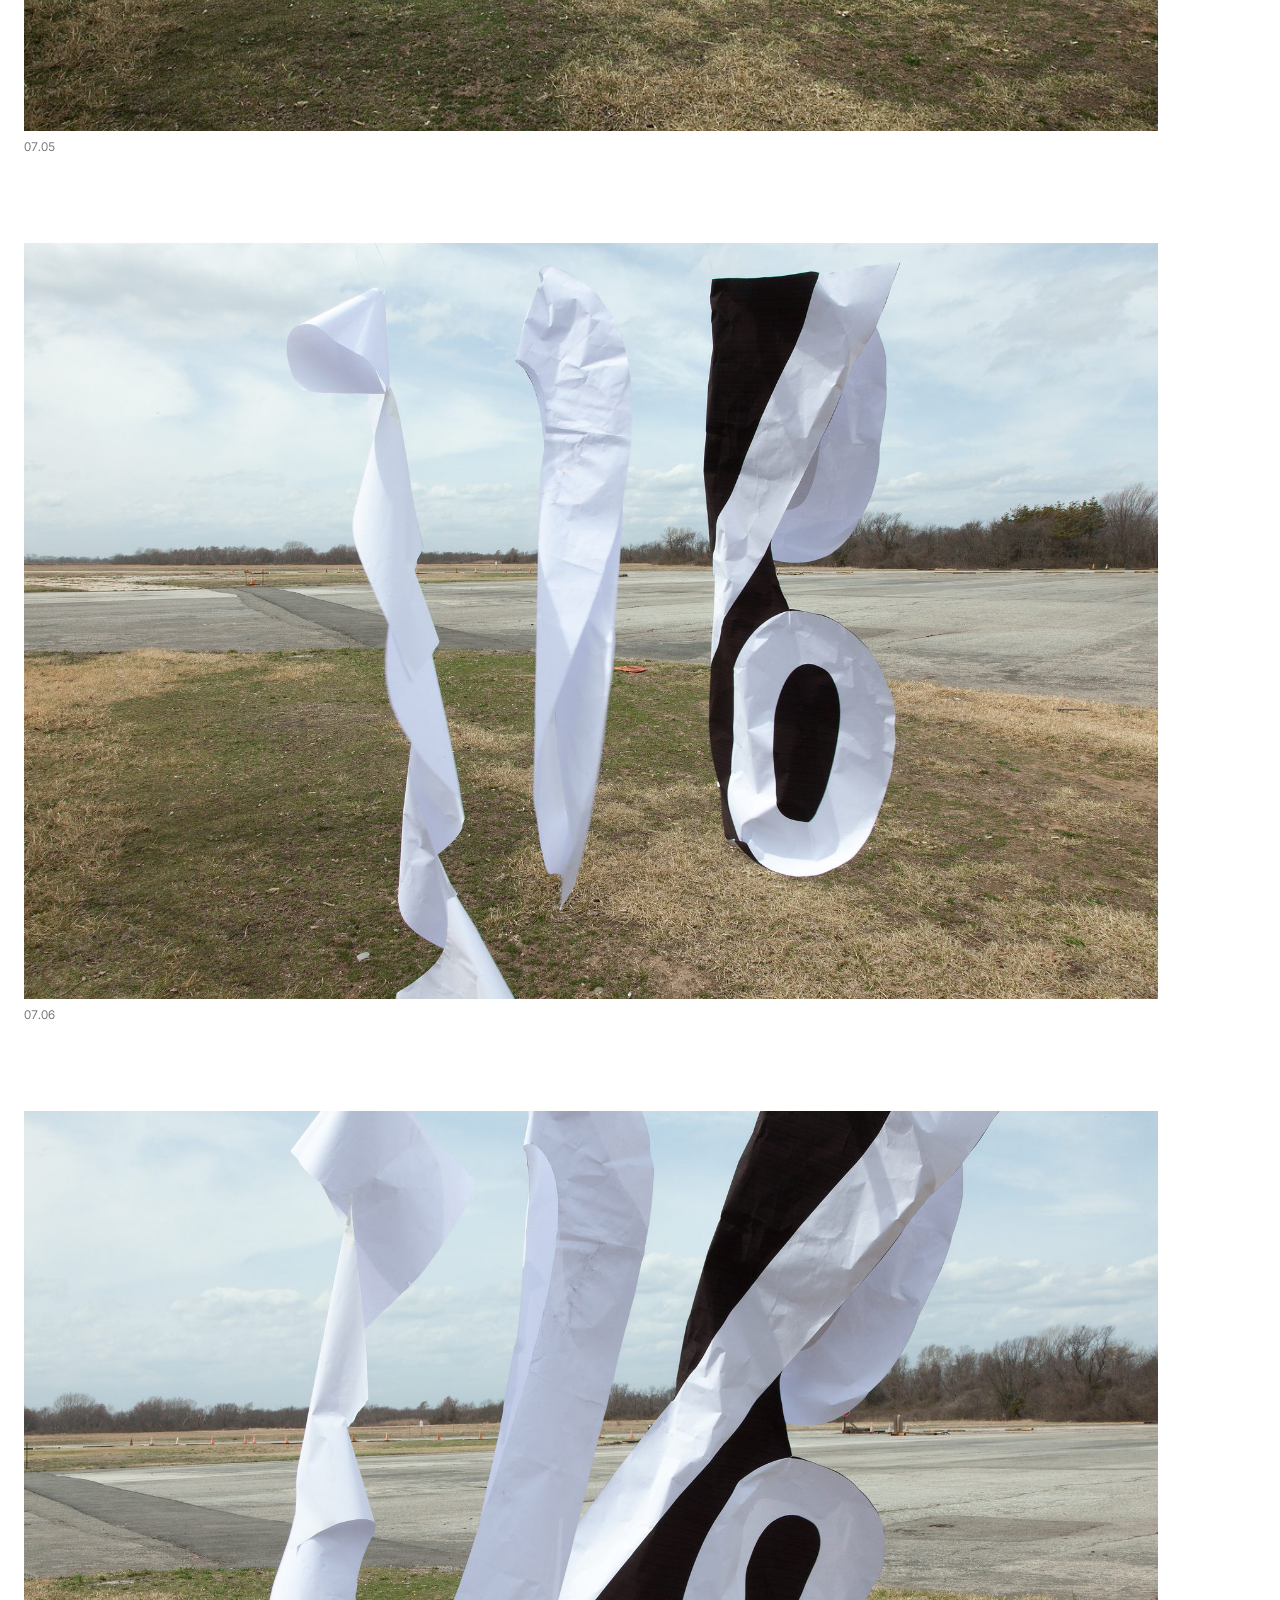
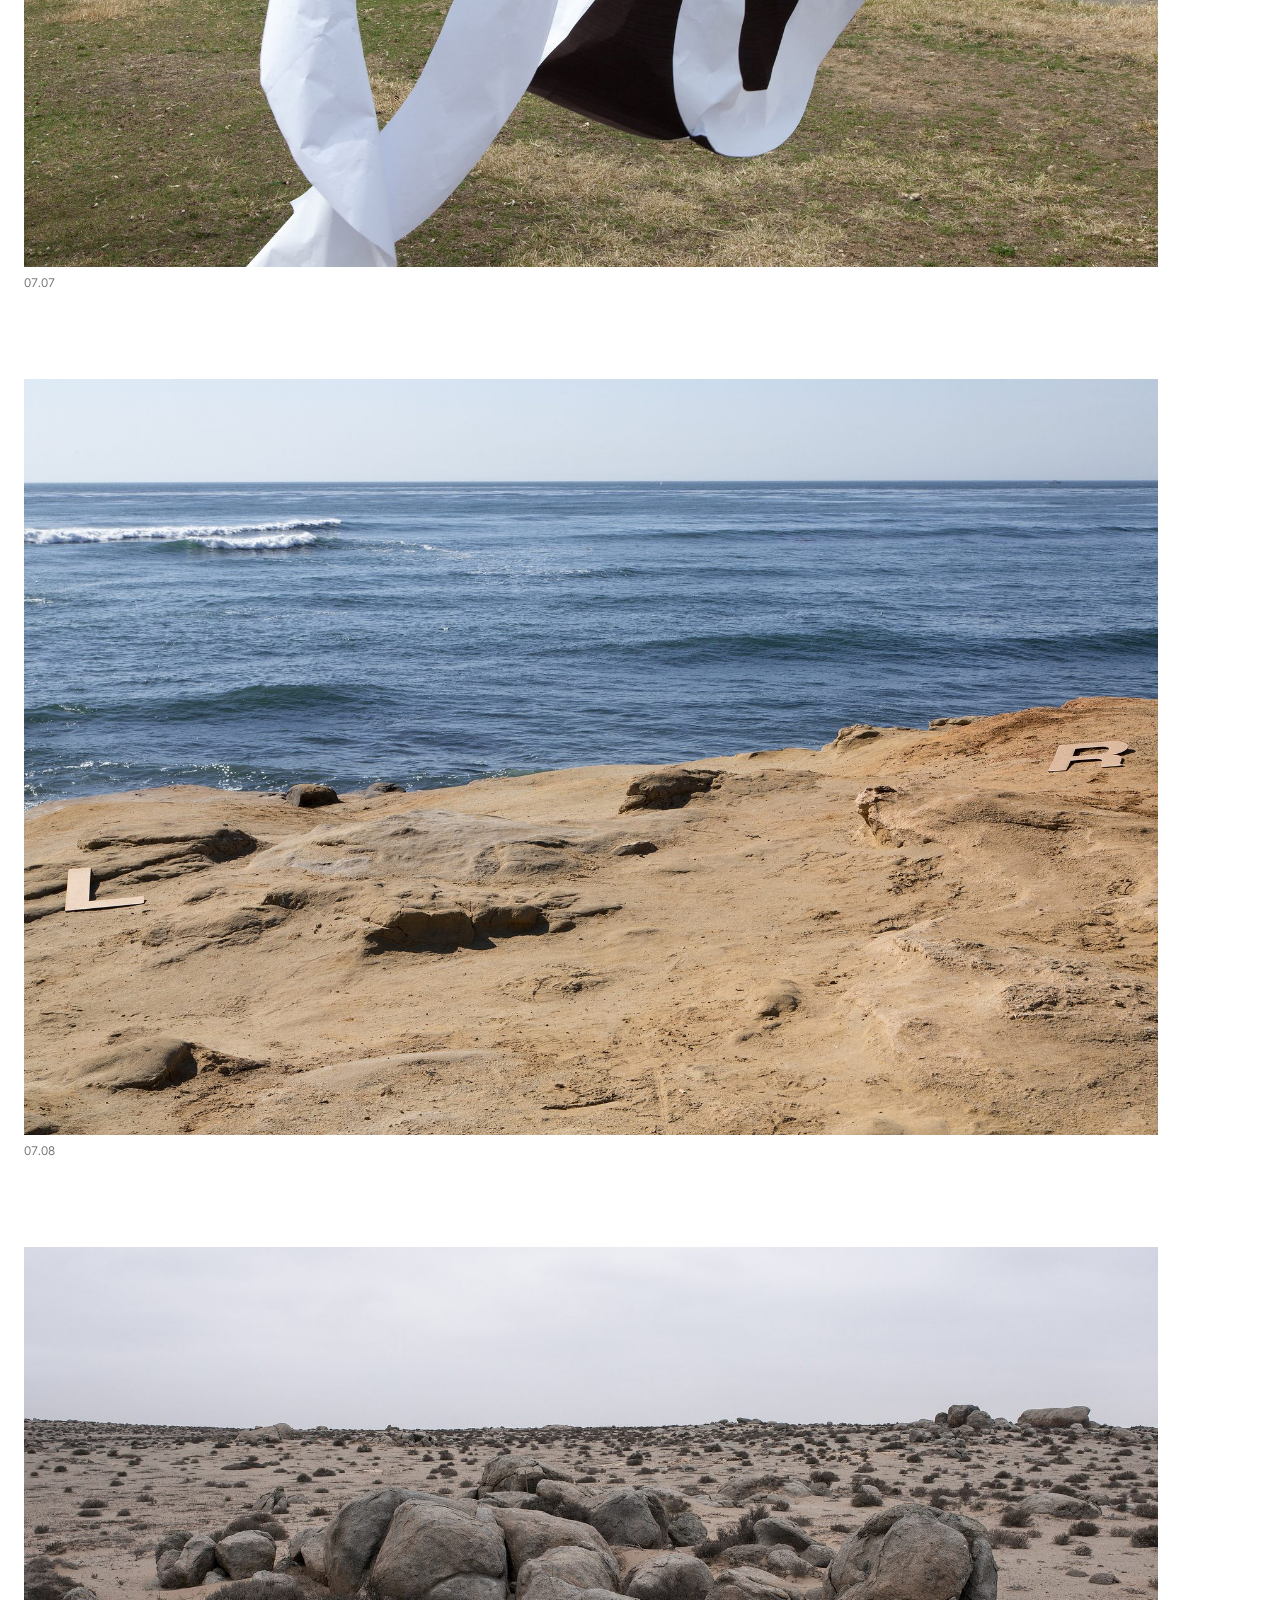
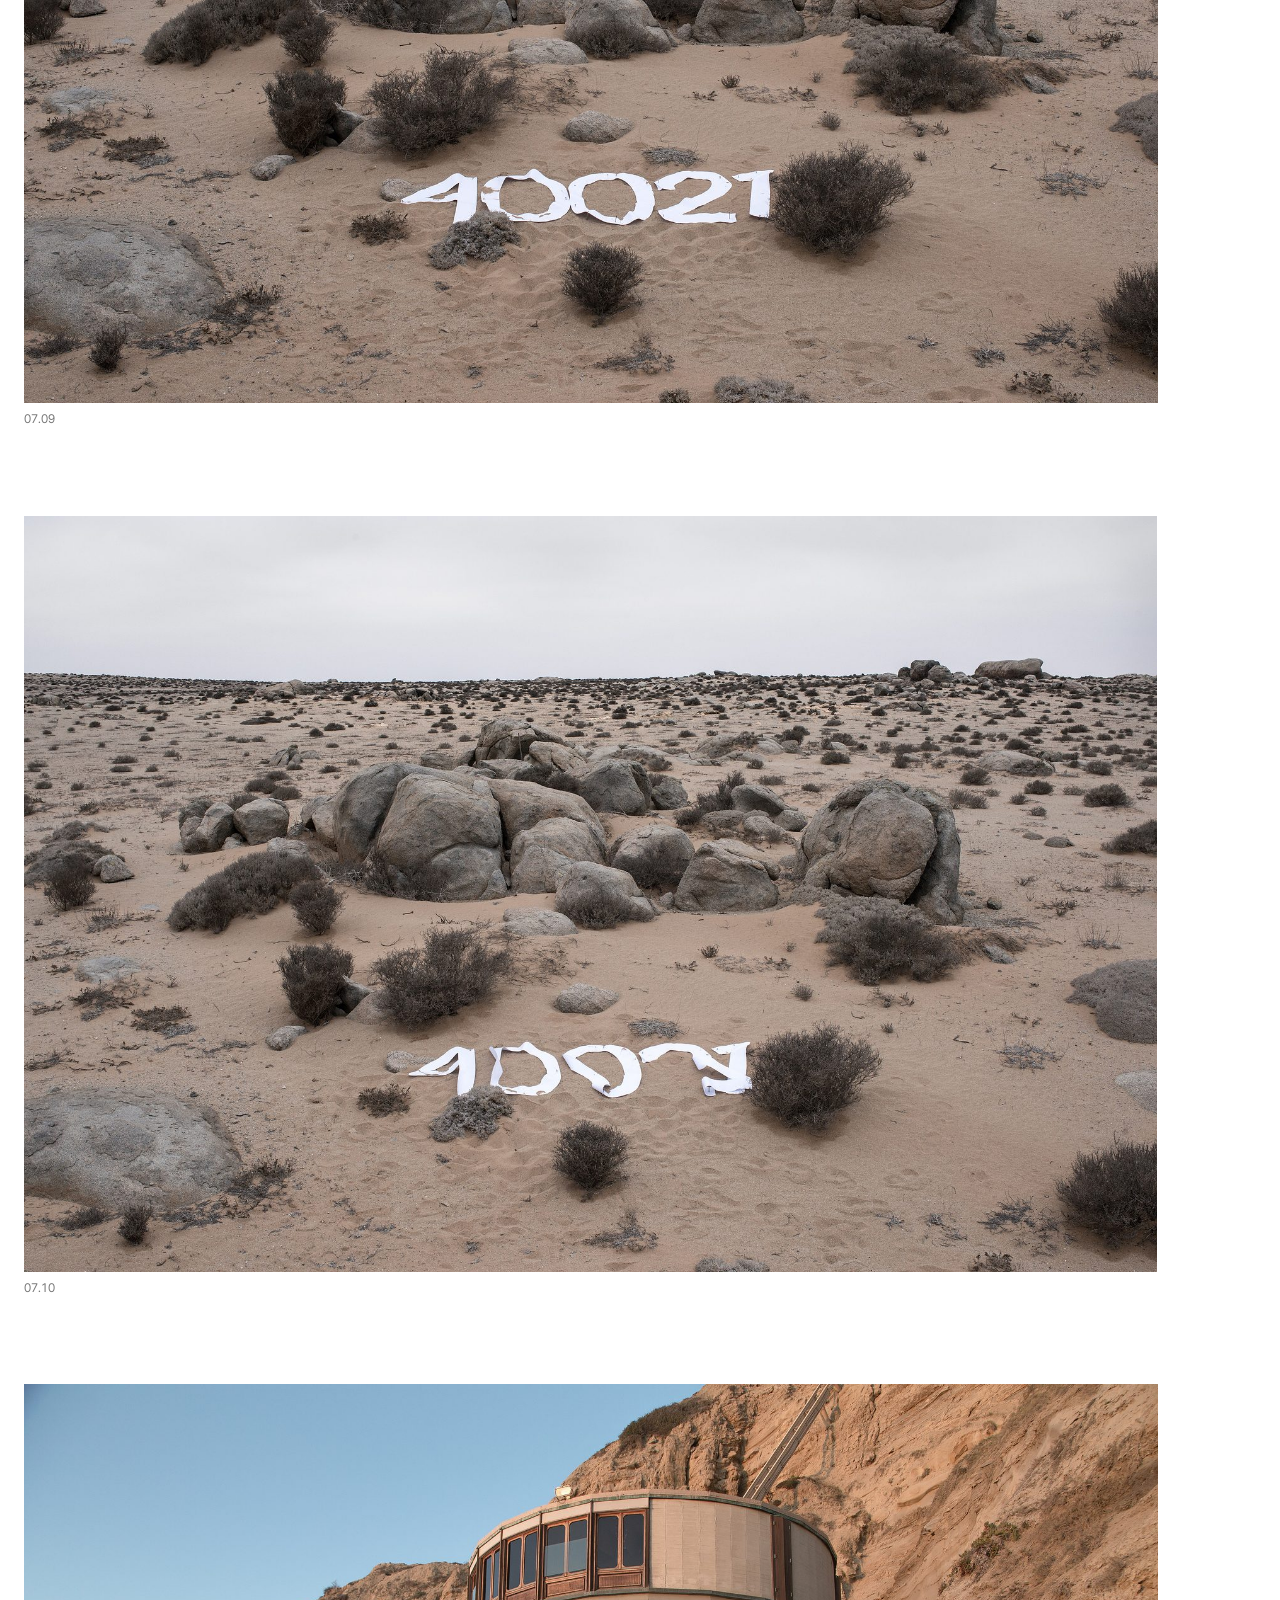
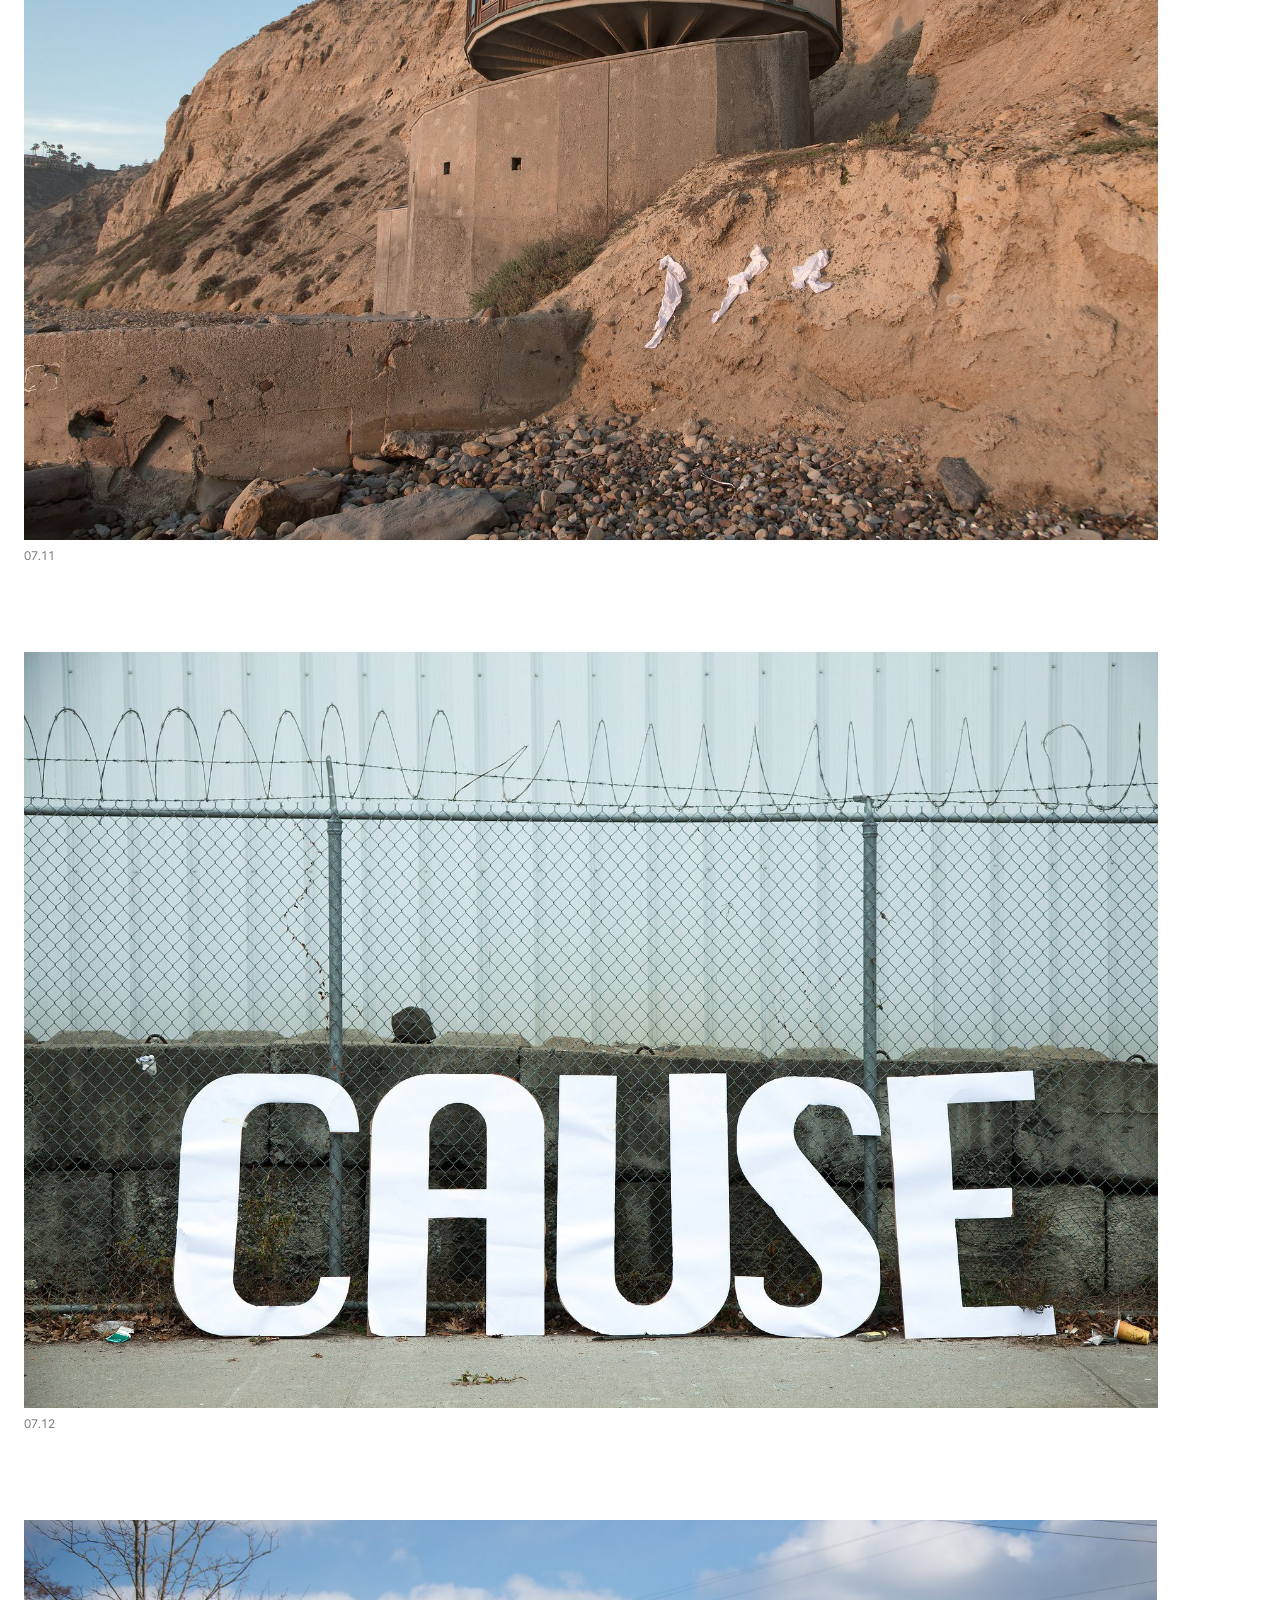
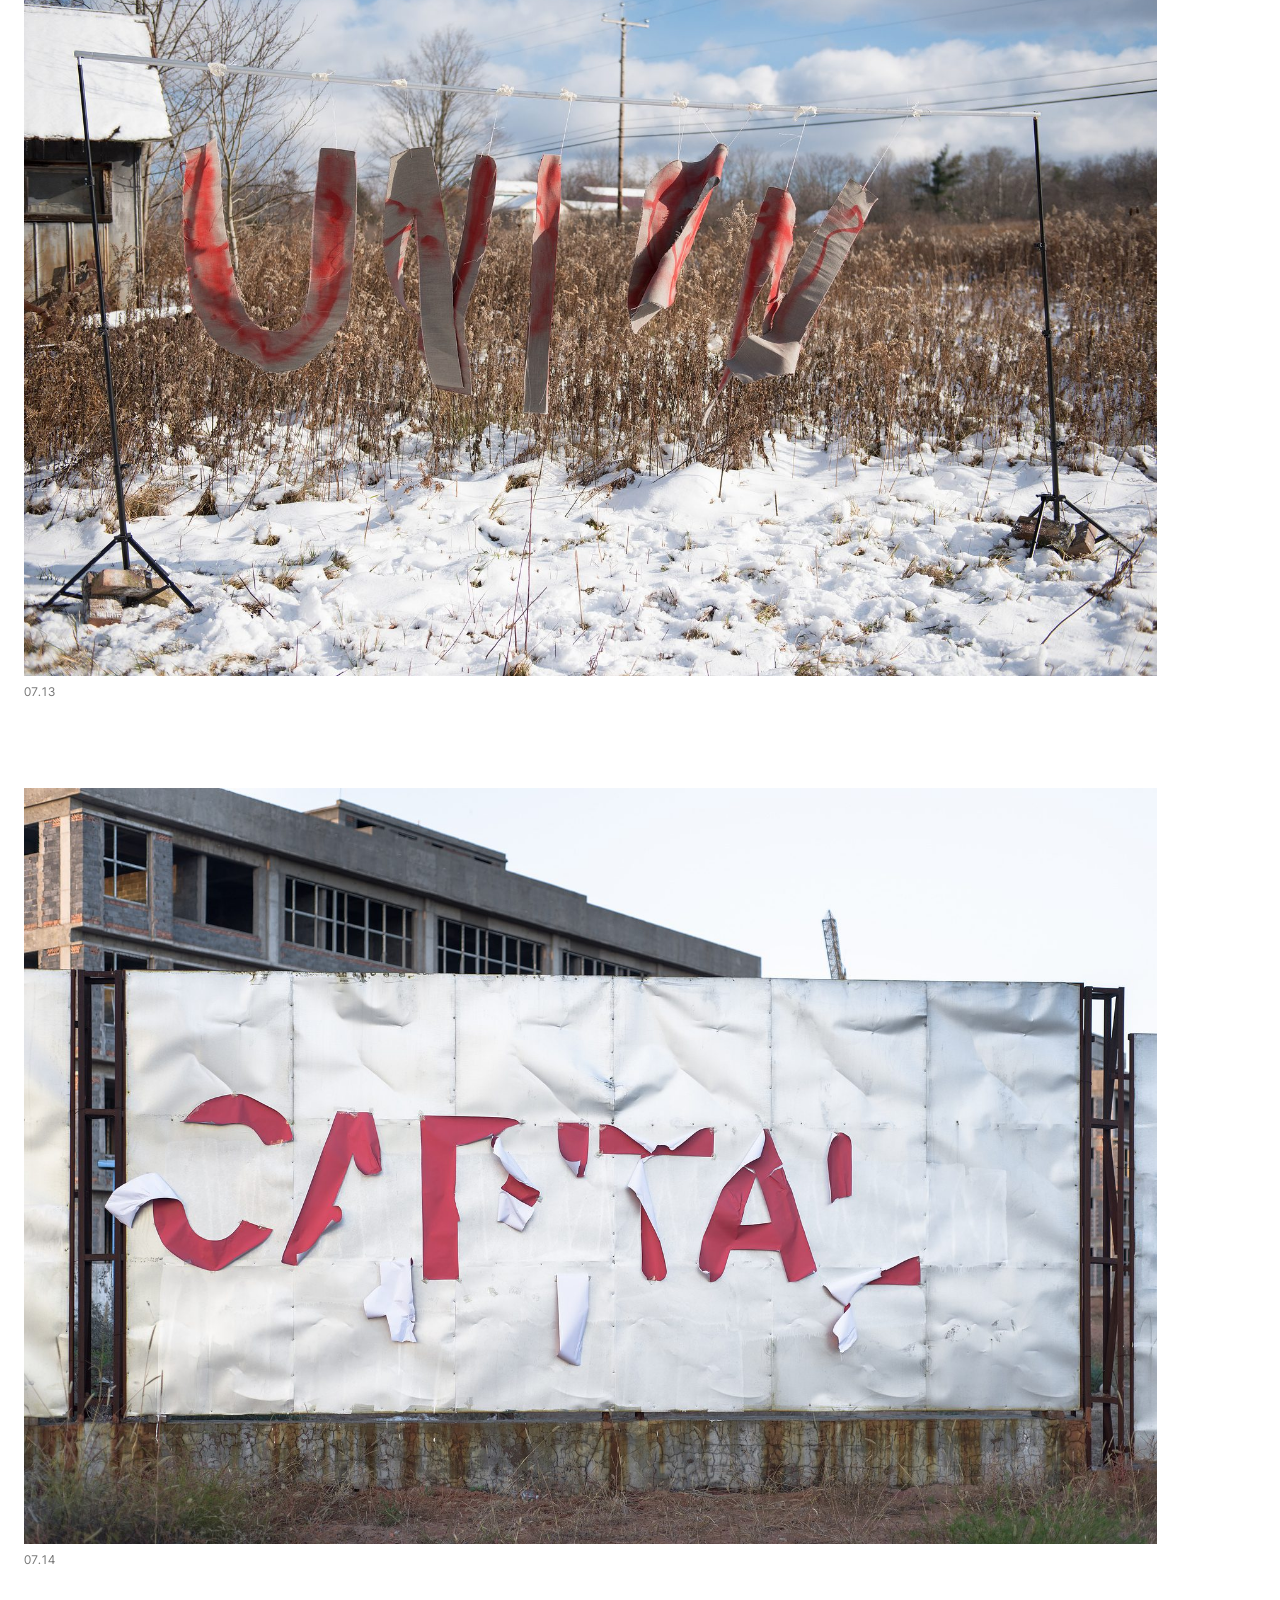
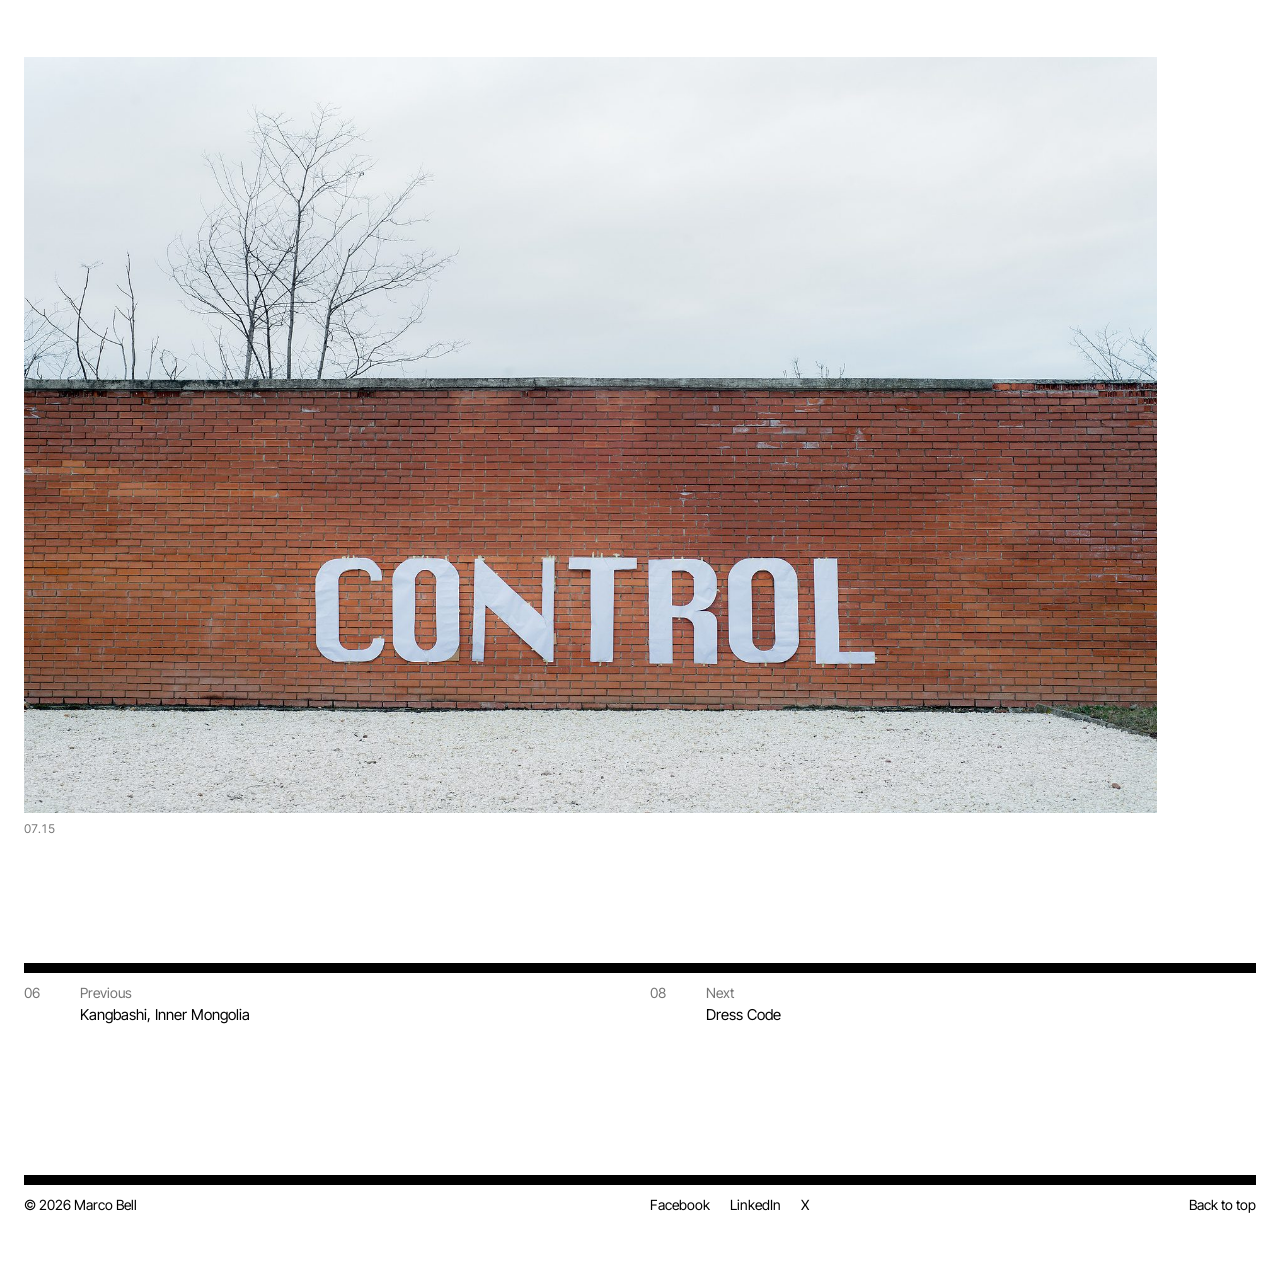
<file: edges-of-language.html>
<!doctype html>
<html lang="en">
<head>
<meta charset="utf-8">
<meta name="viewport" content="width=device-width, initial-scale=1">
<title>Edges of Language, Marco Bell</title>
<meta name="description" content="The series of photographs Edges of Language is rooted in the confrontation between the history of human conflicts and notions of contemporary society. I…">
<meta property="og:title" content="Edges of Language, Marco Bell">
<meta property="og:description" content="The series of photographs Edges of Language is rooted in the confrontation between the history of human conflicts and notions of contemporary society. I…">
<meta property="og:image" content="https://marcobell.com/images/edges-of-language/cover.jpg">
<link rel="preload" href="/assets/fonts/inter-tight-latin-400-normal.woff2" as="font" type="font/woff2" crossorigin>
<link rel="stylesheet" href="/assets/site.css?v=202611161900">
</head>
<body class="project">
<a class="skip" href="#main">Skip to content</a>
<header class="top grid">
  <a class="name" href="/">Marco Bell</a>
  <p class="role">Photographer, visual artist and educator</p>
  <nav aria-label="Main"><a href="/">Work</a><a href="/about">About</a><a href="/contact">Contact</a><a href="/press">Press</a></nav>
</header>
<main id="main">
<article class="room">
<div class="bar"></div>
<div class="opening">
<header class="room-head grid">
  <span class="pn">07</span>
  <h1>Edges of Language</h1>
  
</header>
<section class="walltext grid" id="text" aria-label="Text"><div class="col"><p>The series of photographs Edges of Language is rooted in the confrontation between the history of human conflicts and notions of contemporary society. I think of my photographs as reminders of the underlying logic of power. I’m interested in the rhetorical use, abuse and destruction of language, in the intersection of the material and the symbolic, in the ambiguities and abstractions of the literal, in the annihilation of thought and individuality.</p>
<p>I've wanted to deepen into the manifestation of people’s deepest beliefs by portraying the Orwellian realities of our time. In this series, written communication is not represented only as an abstract system of symbols, but also as a material form that can be manipulated, fragmented and deconstructed in sculptural and performative ways.</p>
<p>By exploring memory within specific locations, like the Atacama desert in Chile (where Pinochet dropped his victims), Simon Bolivar’s path during his early trip to the United States (where he planned his utopian unification of South America), or the modern ruin of Kangbashi (China’s most infamous real estate bubble), my work is a reflection of the past in today’s political landscape.</p></div></section>
</div>
<div class="plates grid">
<figure class="plate wide"><img src="/images/edges-of-language/01.jpg" width="1798" height="1200" alt="Edges of Language, photograph 1" fetchpriority="high" decoding="async"><figcaption><span class="pn">07.01</span></figcaption></figure>
<figure class="plate wide"><img src="/images/edges-of-language/02.jpg" width="1798" height="1200" alt="Edges of Language, photograph 2" loading="lazy" decoding="async"><figcaption><span class="pn">07.02</span></figcaption></figure>
<figure class="plate wide"><img src="/images/edges-of-language/03.jpg" width="1798" height="1200" alt="Edges of Language, photograph 3" loading="lazy" decoding="async"><figcaption><span class="pn">07.03</span></figcaption></figure>
<figure class="plate wide"><img src="/images/edges-of-language/04.jpg" width="1800" height="1200" alt="Edges of Language, photograph 4" loading="lazy" decoding="async"><figcaption><span class="pn">07.04</span></figcaption></figure>
<figure class="plate wide"><img src="/images/edges-of-language/05.jpg" width="1260" height="840" alt="Edges of Language, photograph 5" loading="lazy" decoding="async"><figcaption><span class="pn">07.05</span></figcaption></figure>
<figure class="plate wide"><img src="/images/edges-of-language/06.jpg" width="1800" height="1200" alt="Edges of Language, photograph 6" loading="lazy" decoding="async"><figcaption><span class="pn">07.06</span></figcaption></figure>
<figure class="plate wide"><img src="/images/edges-of-language/07.jpg" width="1800" height="1200" alt="Edges of Language, photograph 7" loading="lazy" decoding="async"><figcaption><span class="pn">07.07</span></figcaption></figure>
<figure class="plate wide"><img src="/images/edges-of-language/08.jpg" width="1800" height="1200" alt="Edges of Language, photograph 8" loading="lazy" decoding="async"><figcaption><span class="pn">07.08</span></figcaption></figure>
<figure class="plate wide"><img src="/images/edges-of-language/09.jpg" width="1800" height="1200" alt="Edges of Language, photograph 9" loading="lazy" decoding="async"><figcaption><span class="pn">07.09</span></figcaption></figure>
<figure class="plate wide"><img src="/images/edges-of-language/10.jpg" width="1798" height="1200" alt="Edges of Language, photograph 10" loading="lazy" decoding="async"><figcaption><span class="pn">07.10</span></figcaption></figure>
<figure class="plate wide"><img src="/images/edges-of-language/11.jpg" width="1800" height="1200" alt="Edges of Language, photograph 11" loading="lazy" decoding="async"><figcaption><span class="pn">07.11</span></figcaption></figure>
<figure class="plate wide"><img src="/images/edges-of-language/12.jpg" width="1800" height="1200" alt="Edges of Language, photograph 12" loading="lazy" decoding="async"><figcaption><span class="pn">07.12</span></figcaption></figure>
<figure class="plate wide"><img src="/images/edges-of-language/13.jpg" width="1798" height="1200" alt="Edges of Language, photograph 13" loading="lazy" decoding="async"><figcaption><span class="pn">07.13</span></figcaption></figure>
<figure class="plate wide"><img src="/images/edges-of-language/14.jpg" width="1798" height="1200" alt="Edges of Language, photograph 14" loading="lazy" decoding="async"><figcaption><span class="pn">07.14</span></figcaption></figure>
<figure class="plate wide"><img src="/images/edges-of-language/15.jpg" width="1798" height="1200" alt="Edges of Language, photograph 15" loading="lazy" decoding="async"><figcaption><span class="pn">07.15</span></figcaption></figure>

</div>

<nav class="pager" aria-label="Projects"><div class="bar"></div><div class="grid"><a class="prev" href="/kangbashi"><span class="pn">06</span><span>Previous</span><span class="t">Kangbashi, Inner Mongolia</span></a><a class="next" href="/dresscode"><span class="pn">08</span><span>Next</span><span class="t">Dress Code</span></a></div></nav>
</article>
</main>
<footer class="bottom">
  <div class="bar"></div>
  <div class="grid foot">
    <span>© 2026 Marco Bell</span>
    <span class="social"><a href="https://facebook.com/marcobellprojects" rel="me noopener" target="_blank">Facebook</a><a href="https://www.linkedin.com/in/marcobellphotographer" rel="me noopener" target="_blank">LinkedIn</a><a href="https://twitter.com/bellmarco" rel="me noopener" target="_blank">X</a></span>
    <a class="totop" href="#main">Back to top</a>
  </div>
  
</footer>
<script src="/assets/site.js?v=202611161900" defer></script>
</body>
</html>
</file>
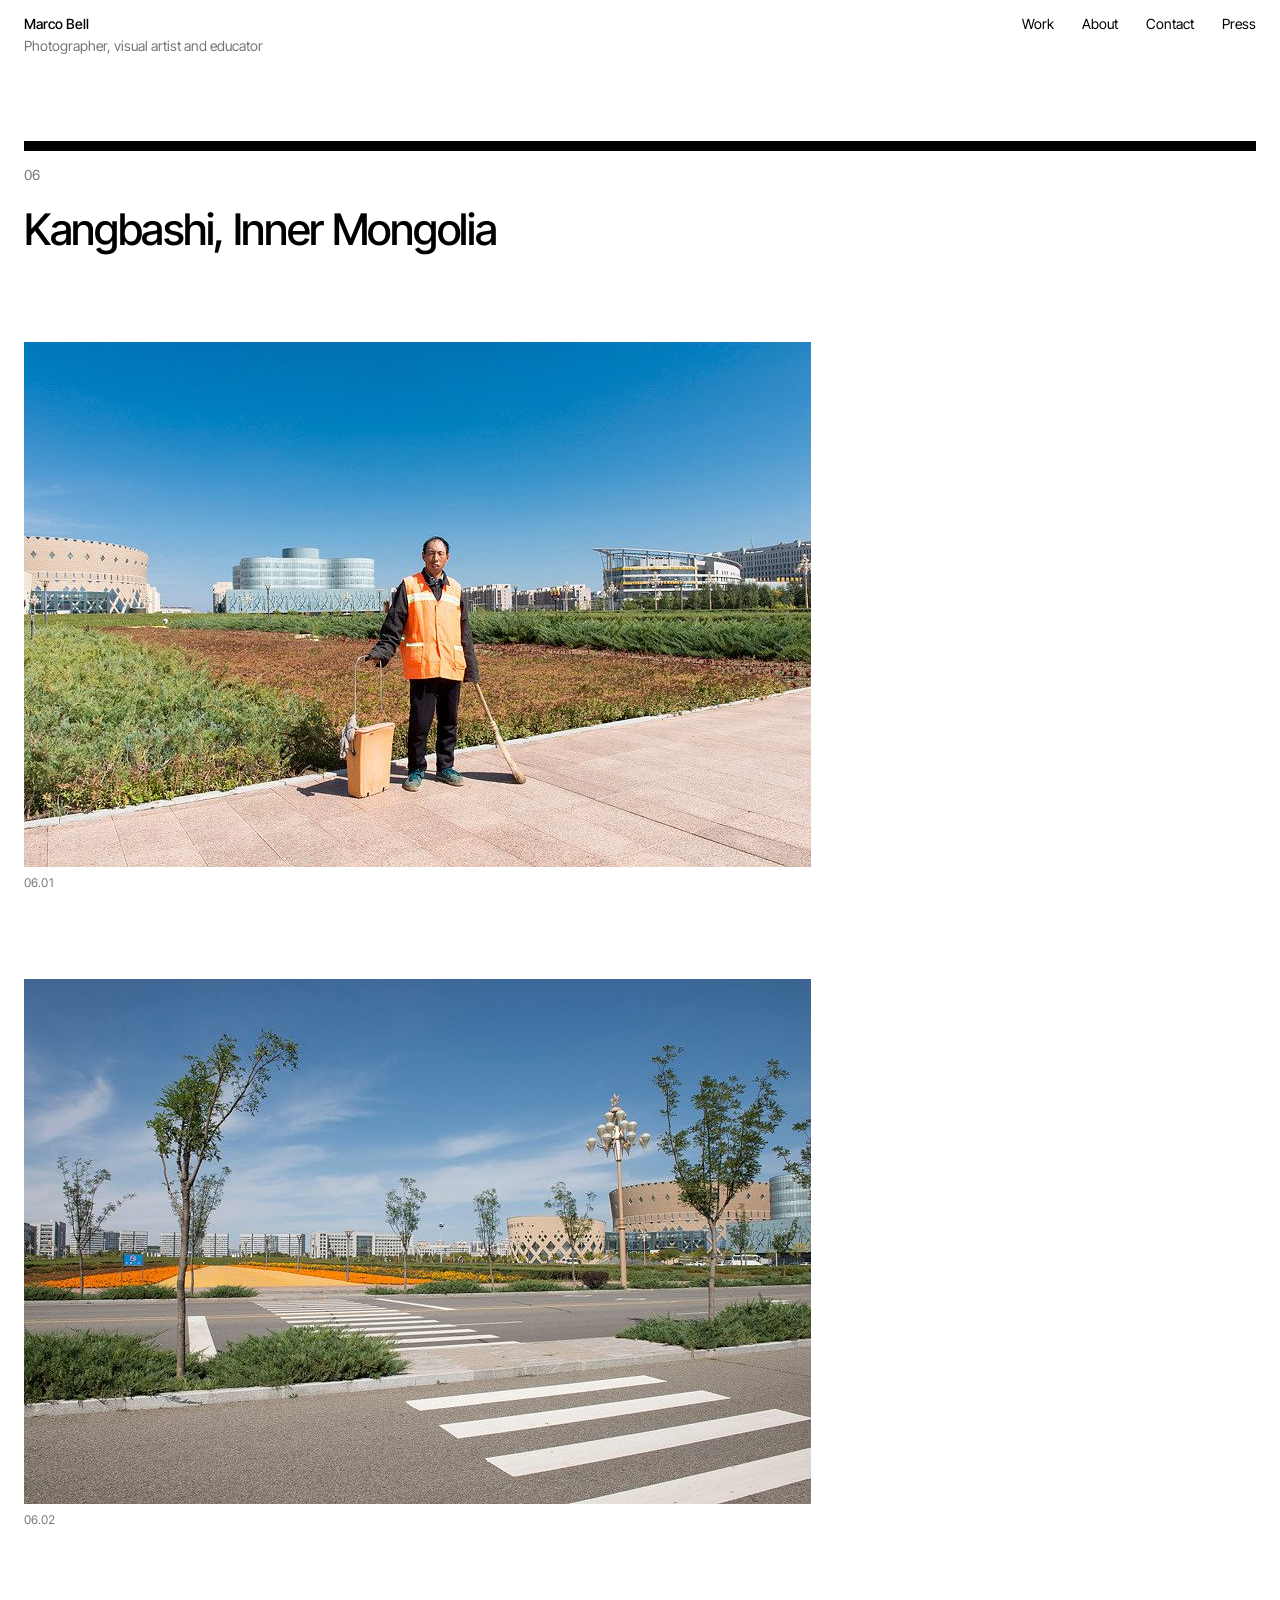
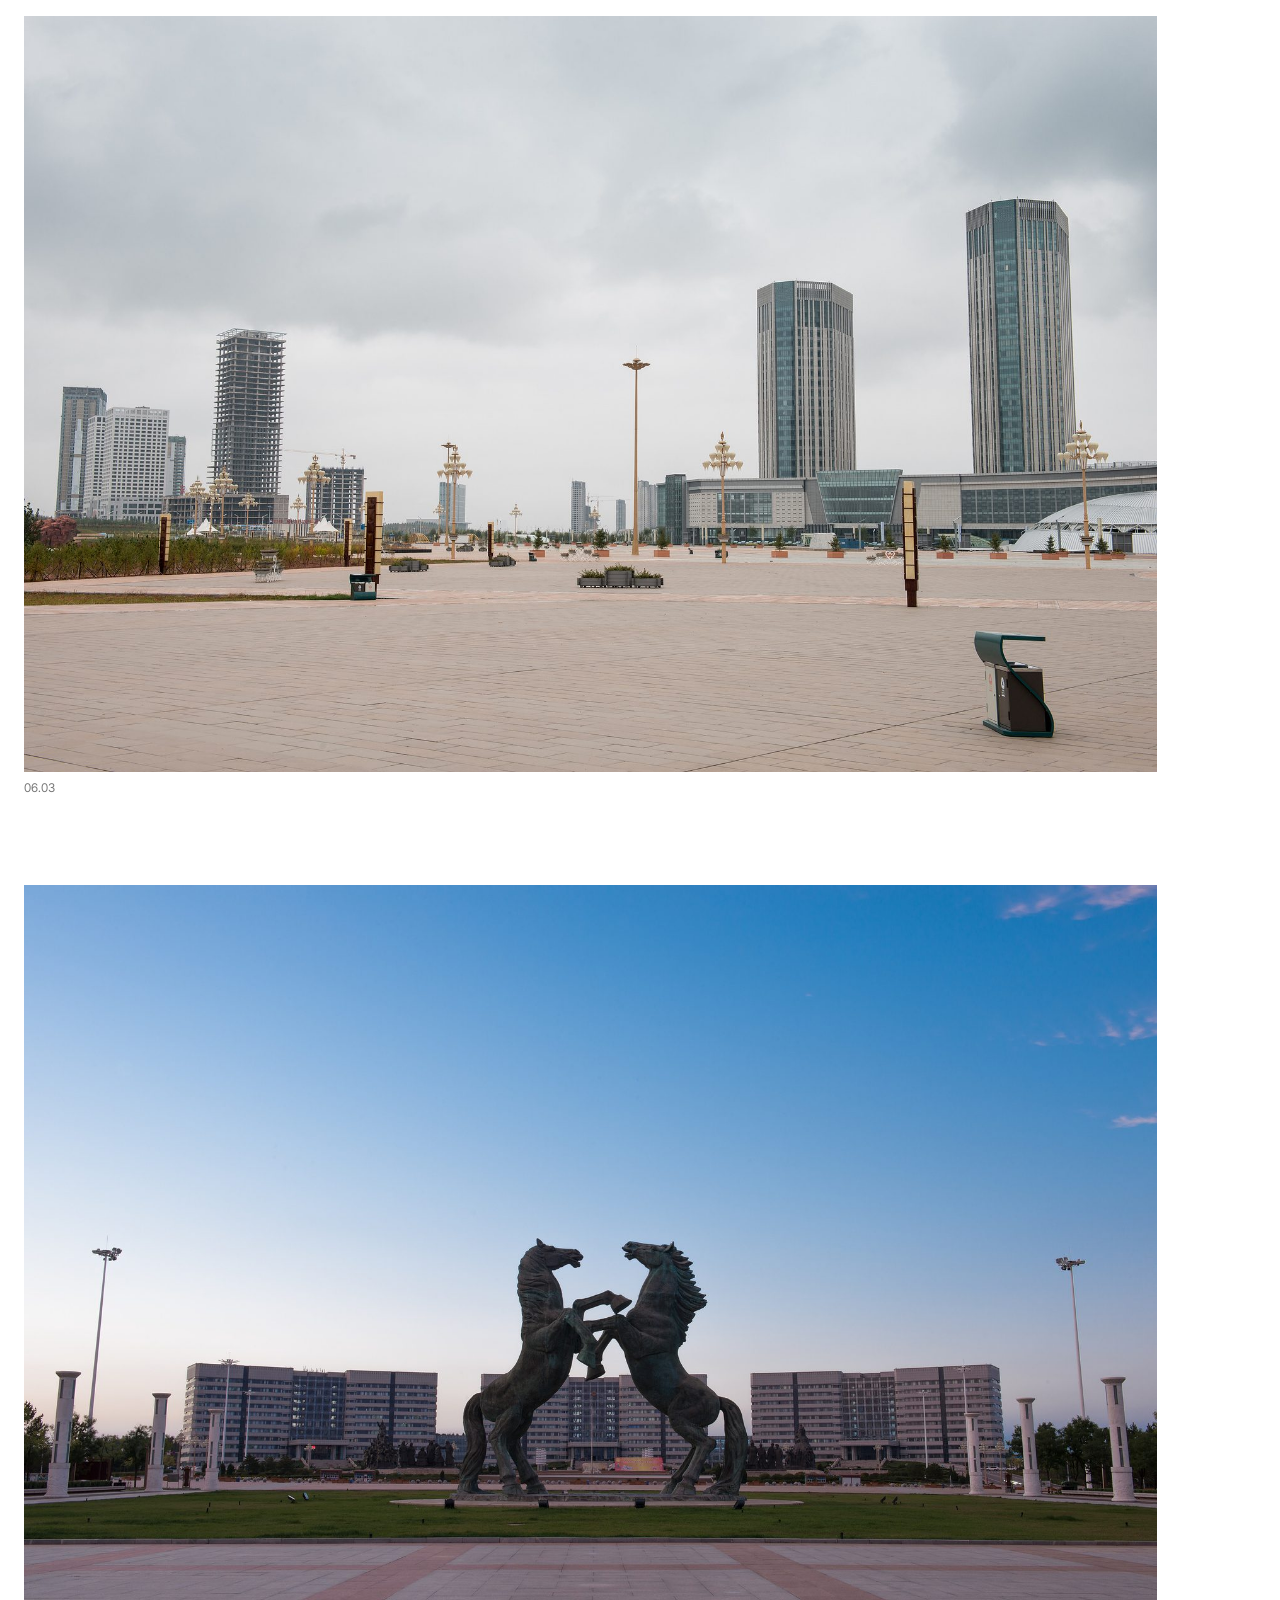
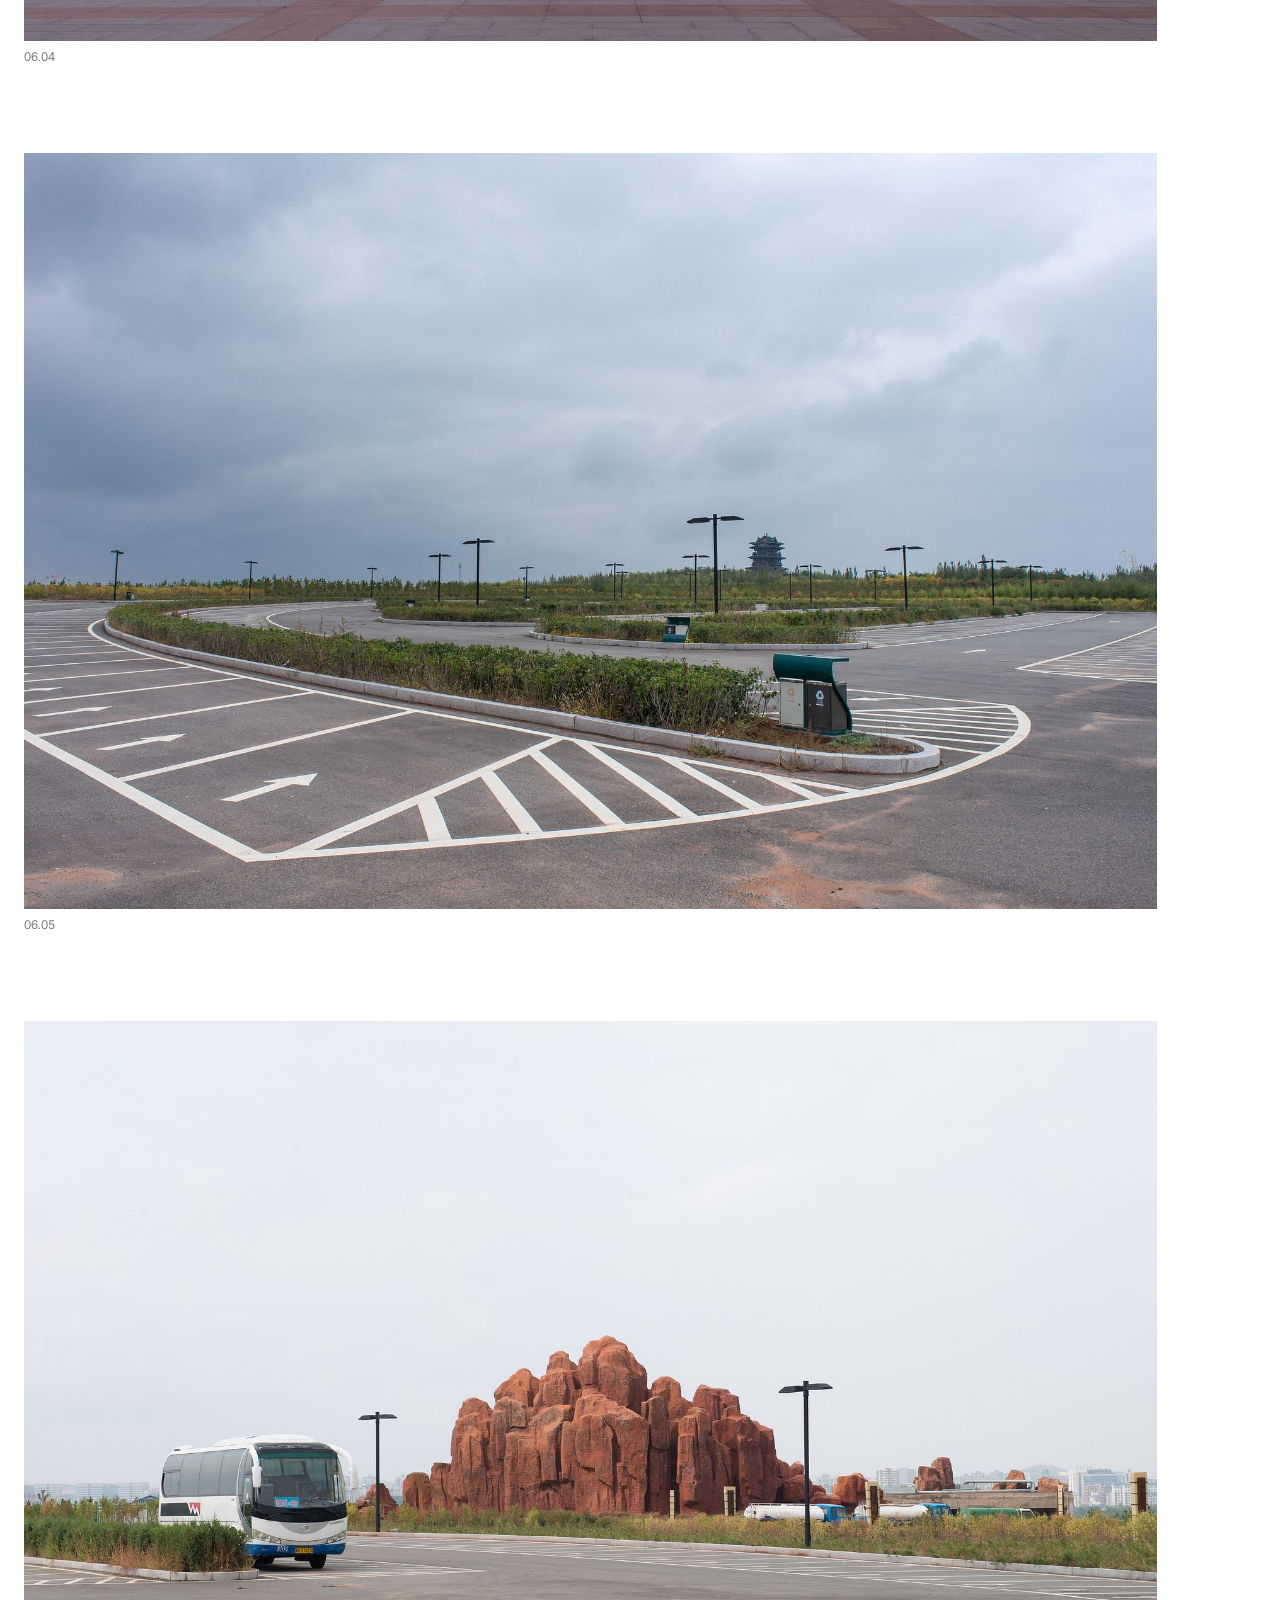
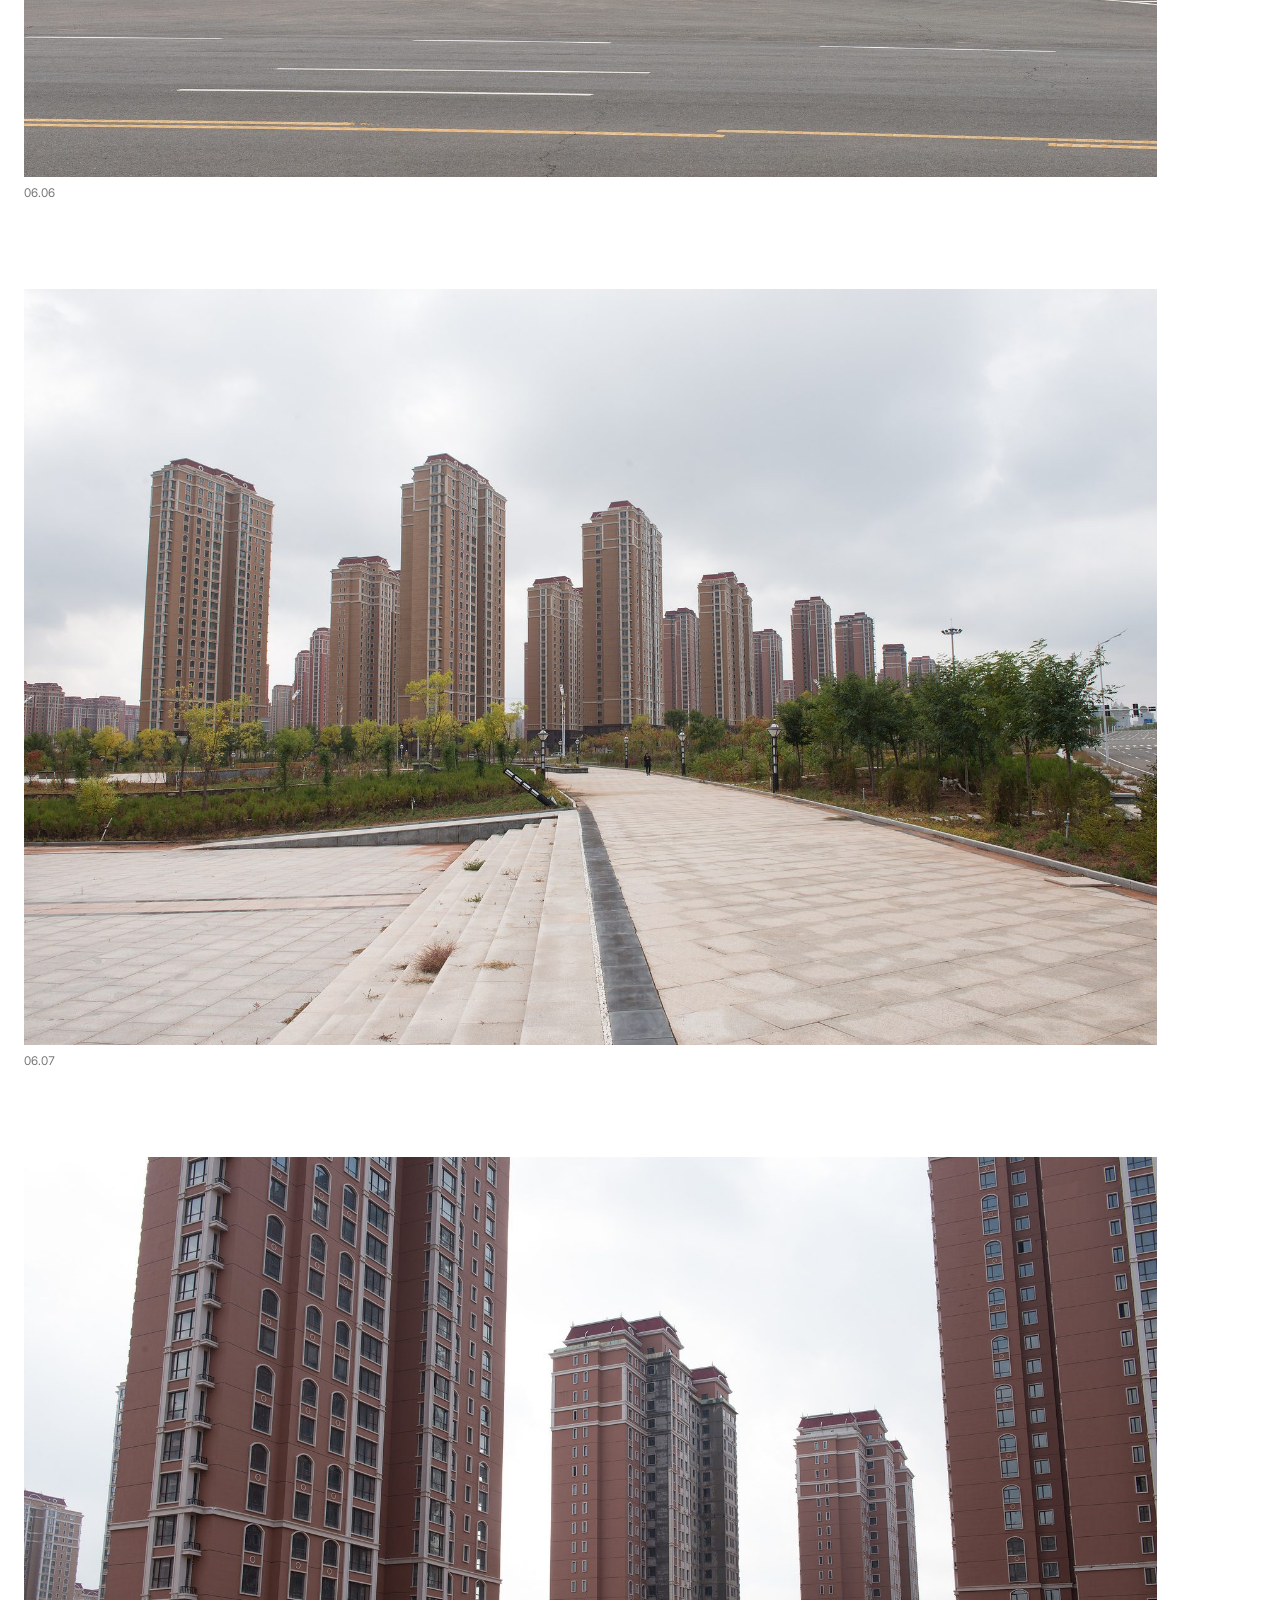
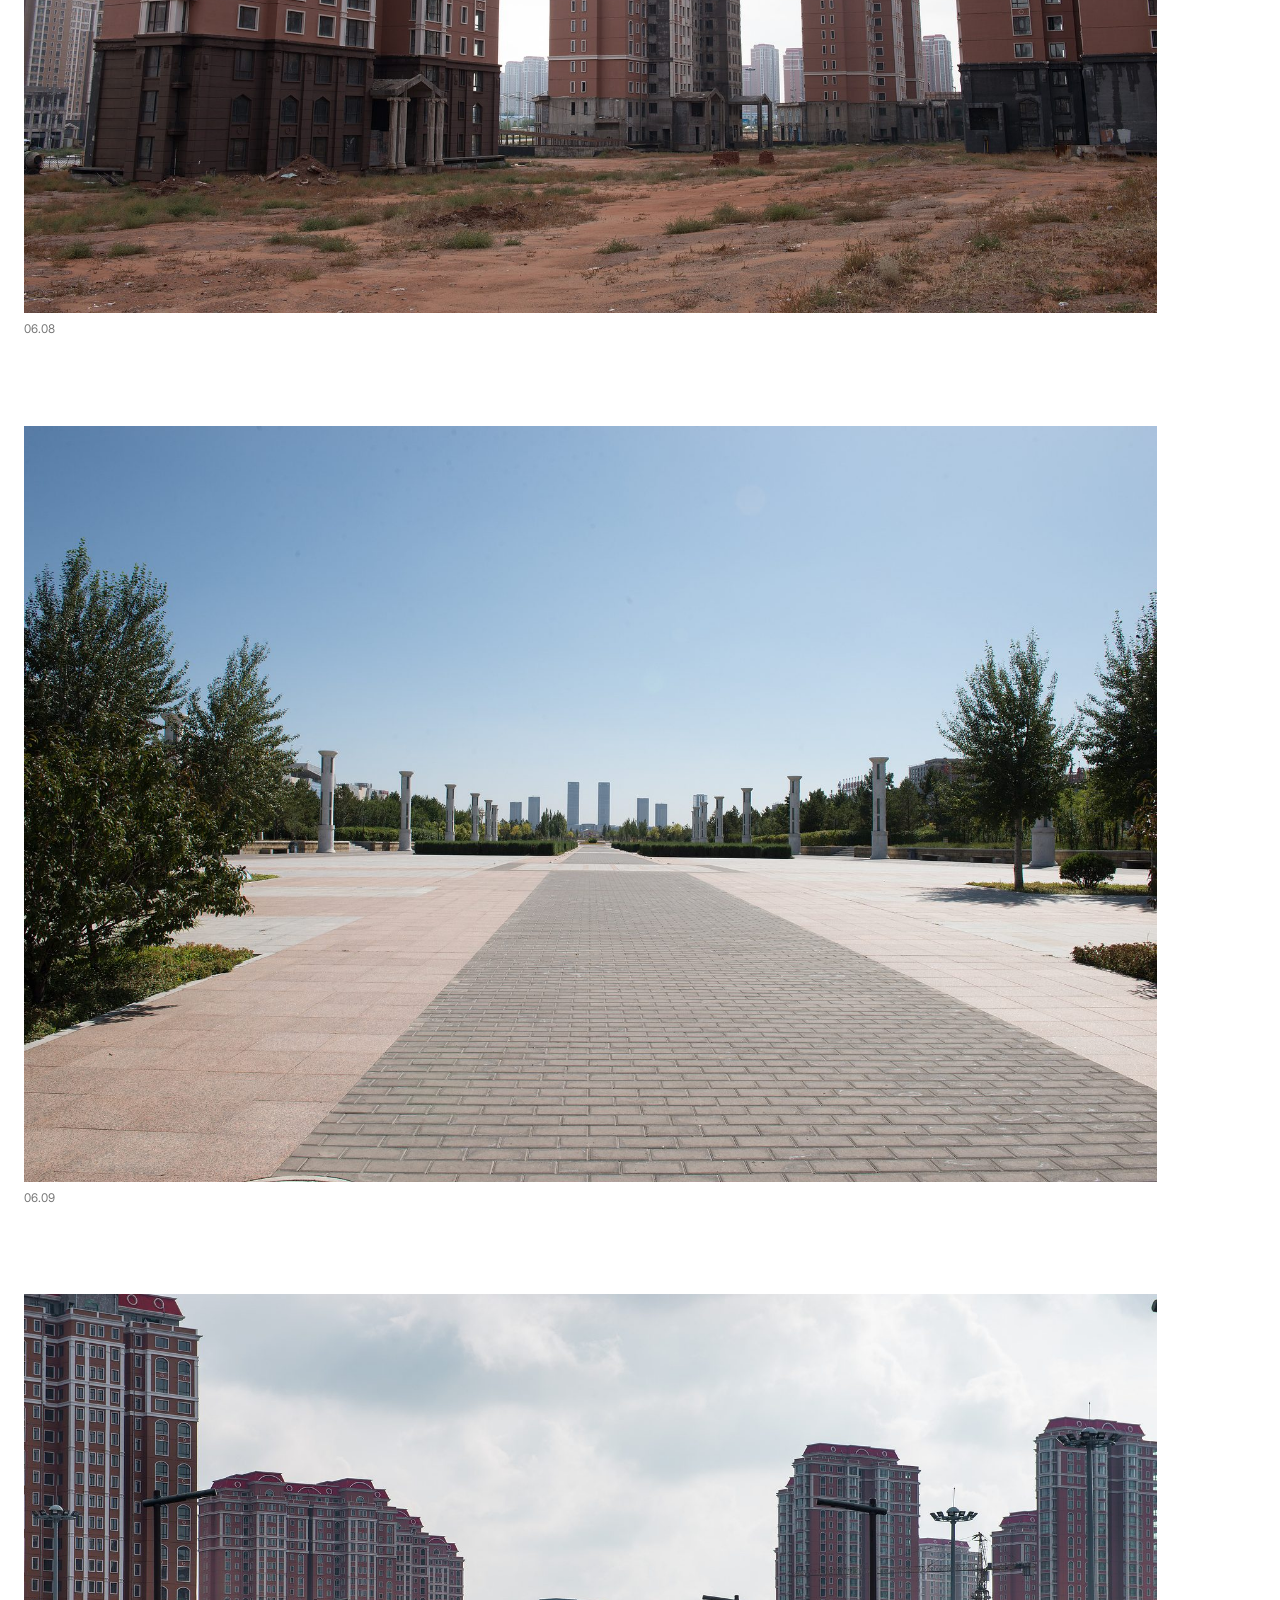
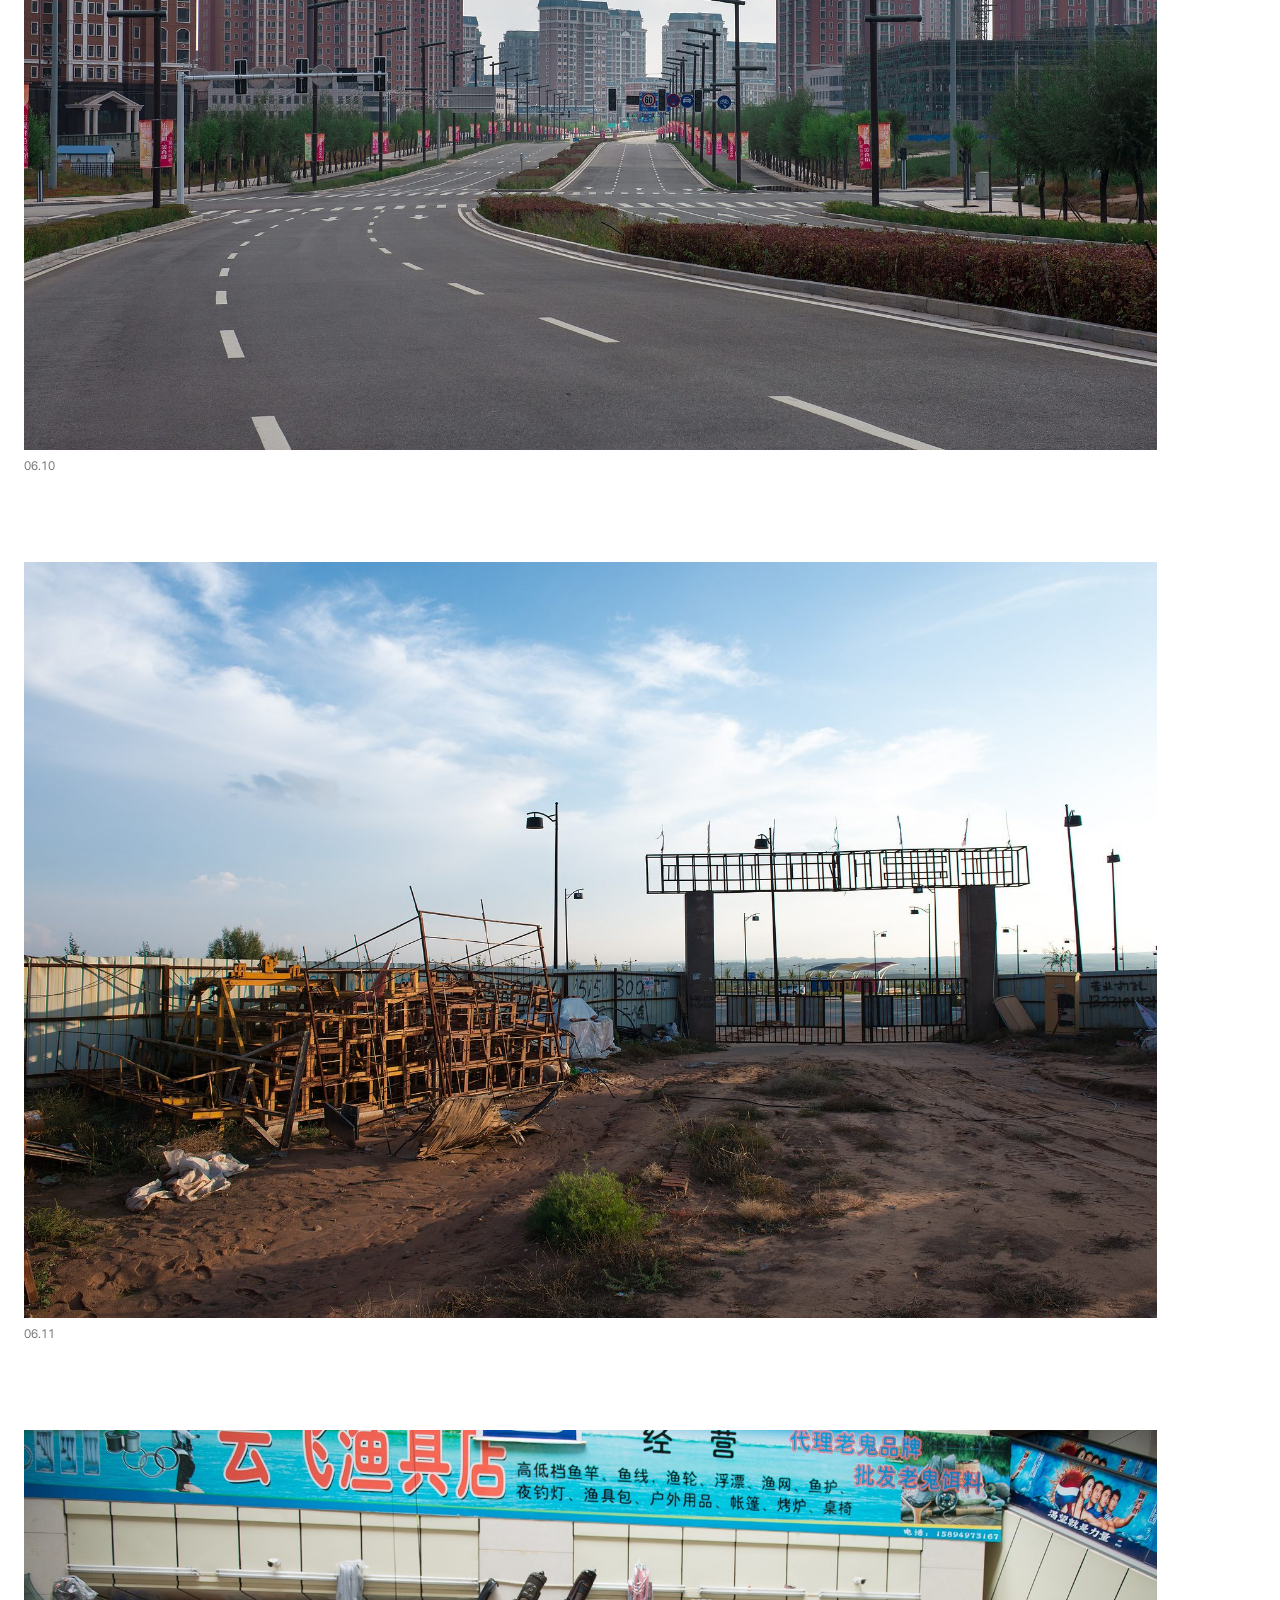
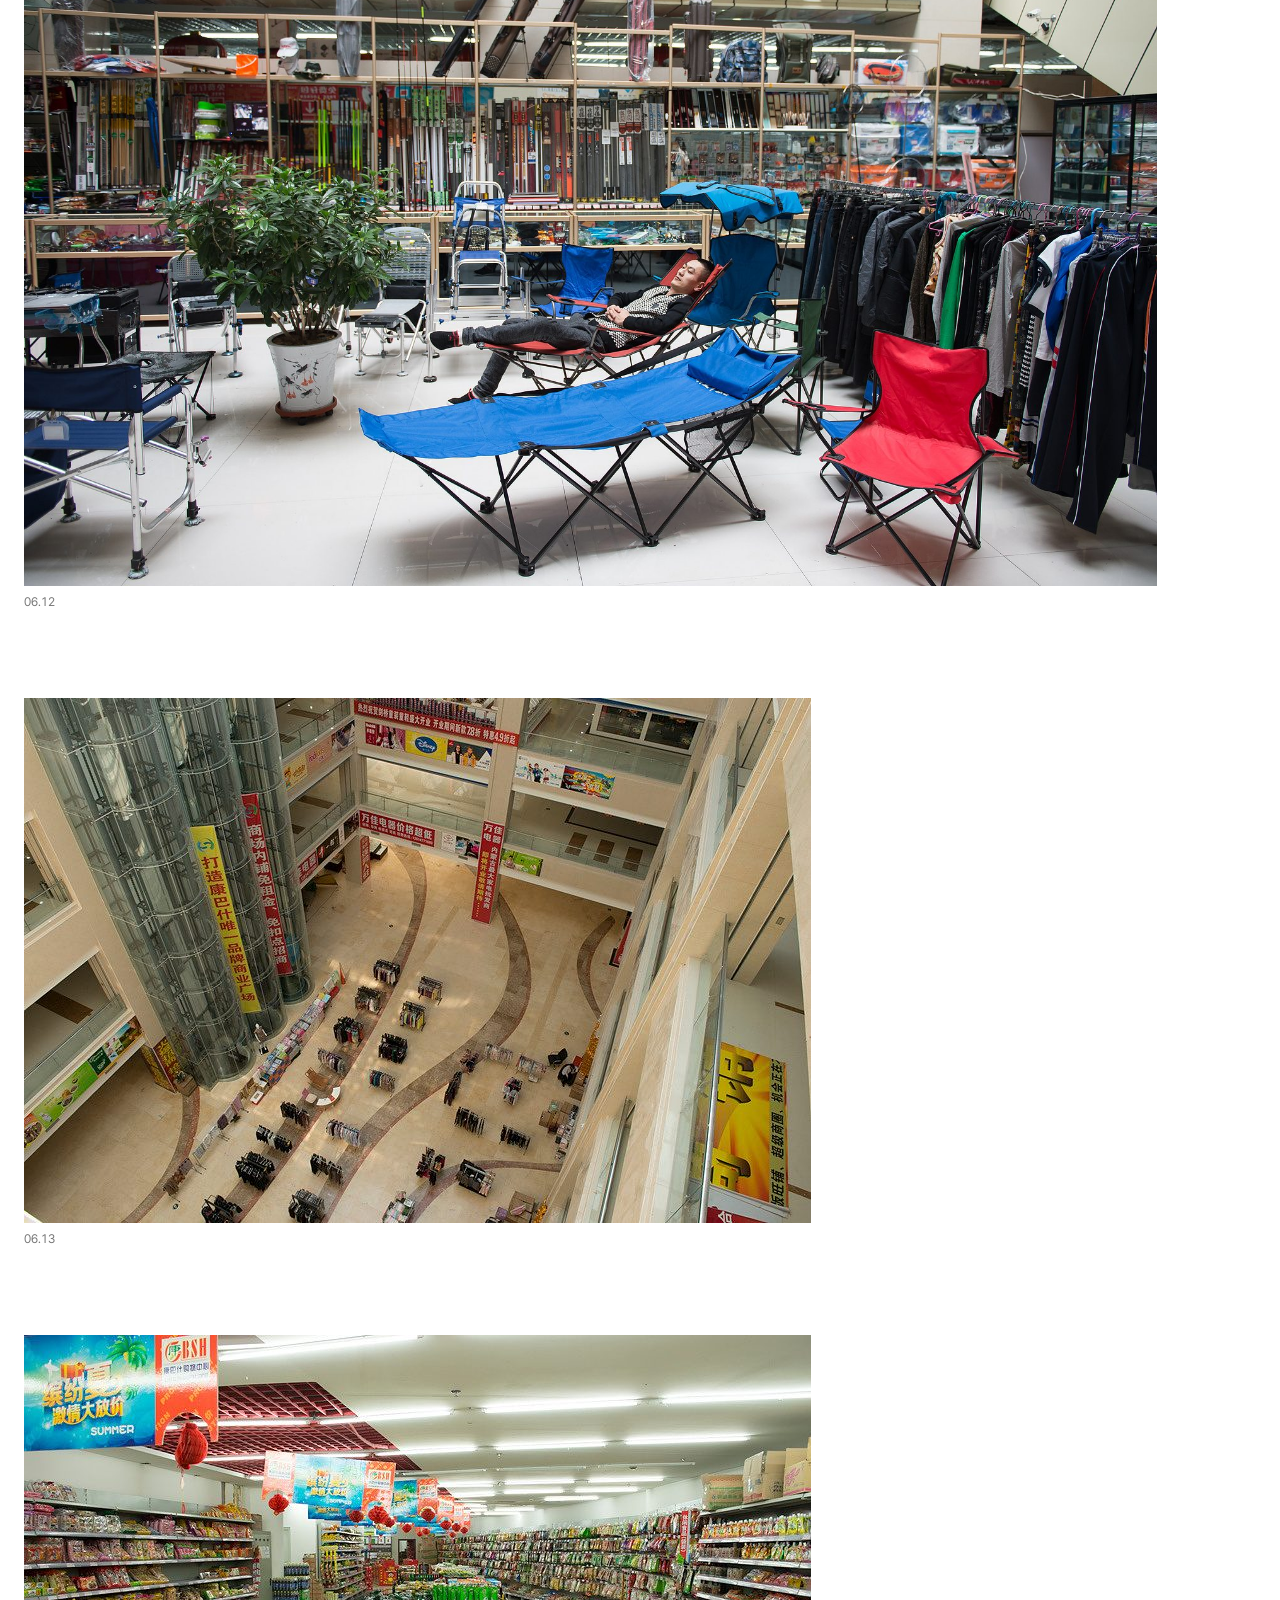
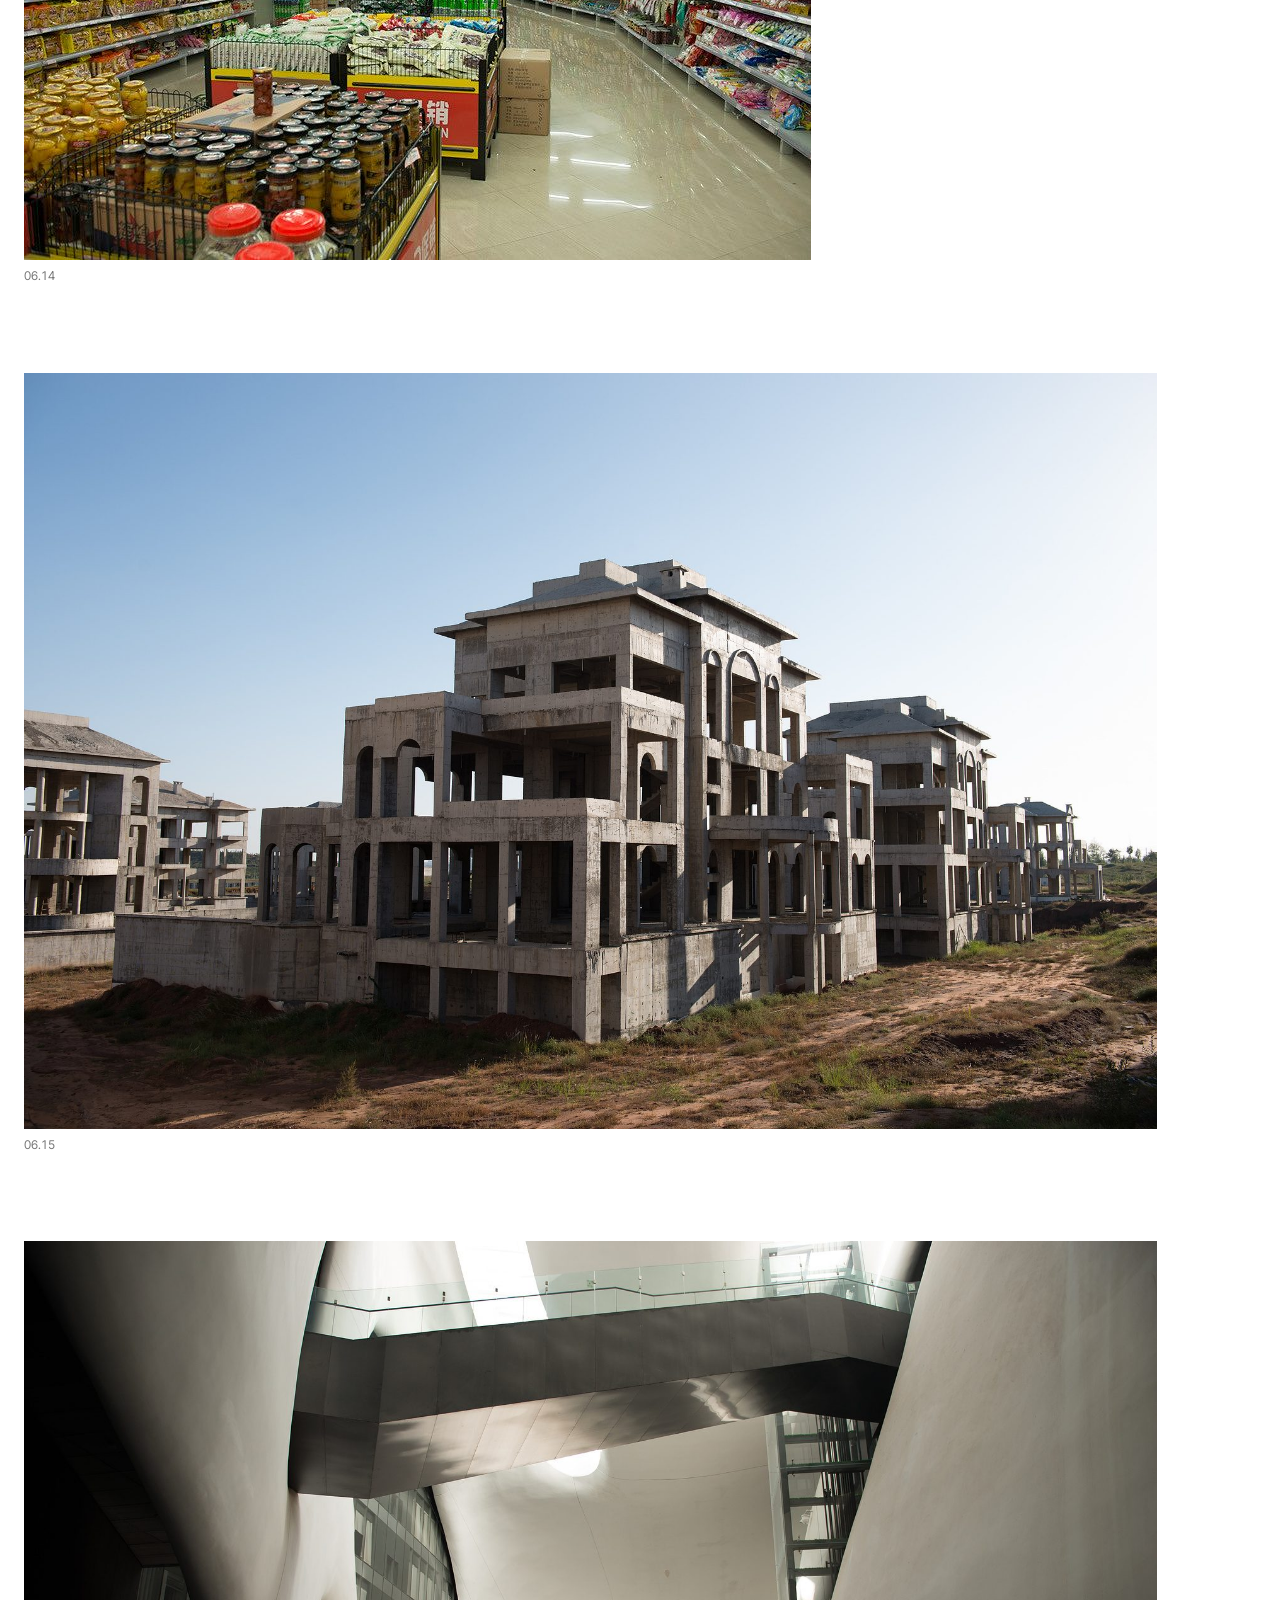
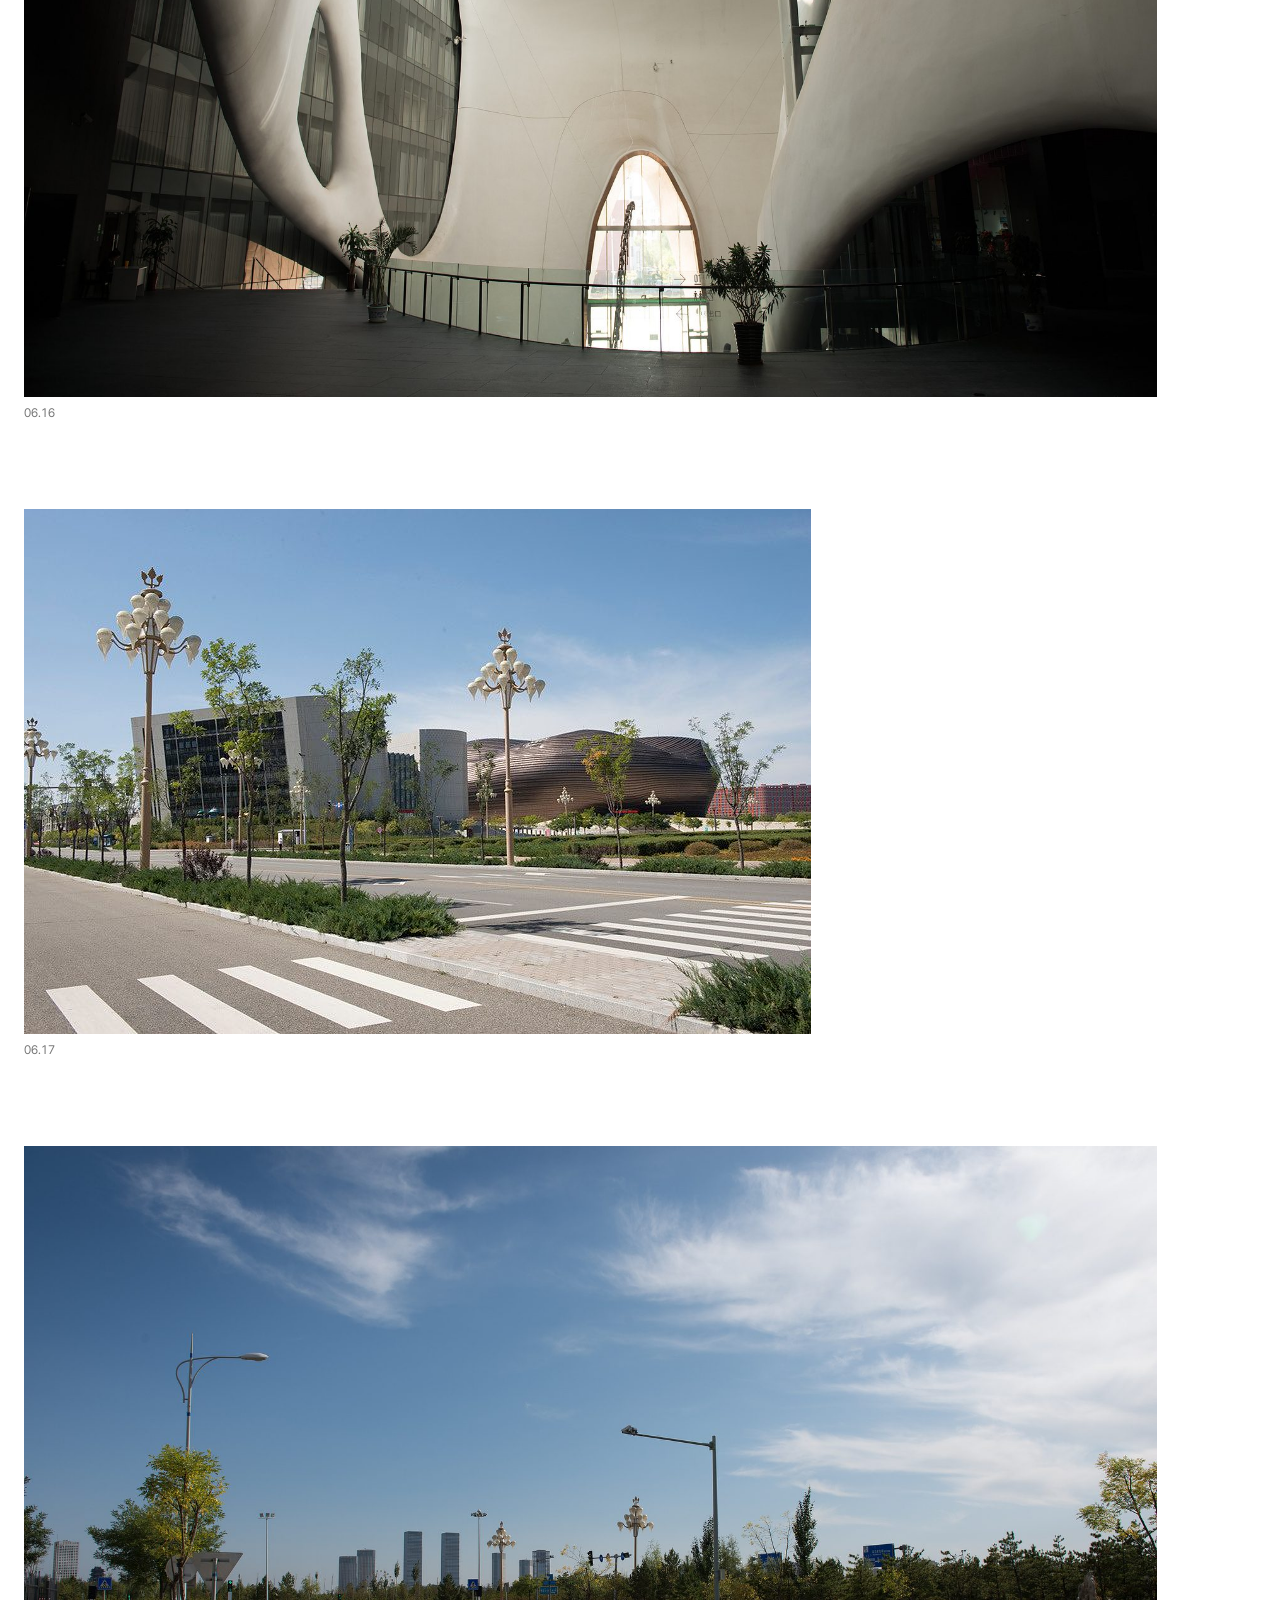
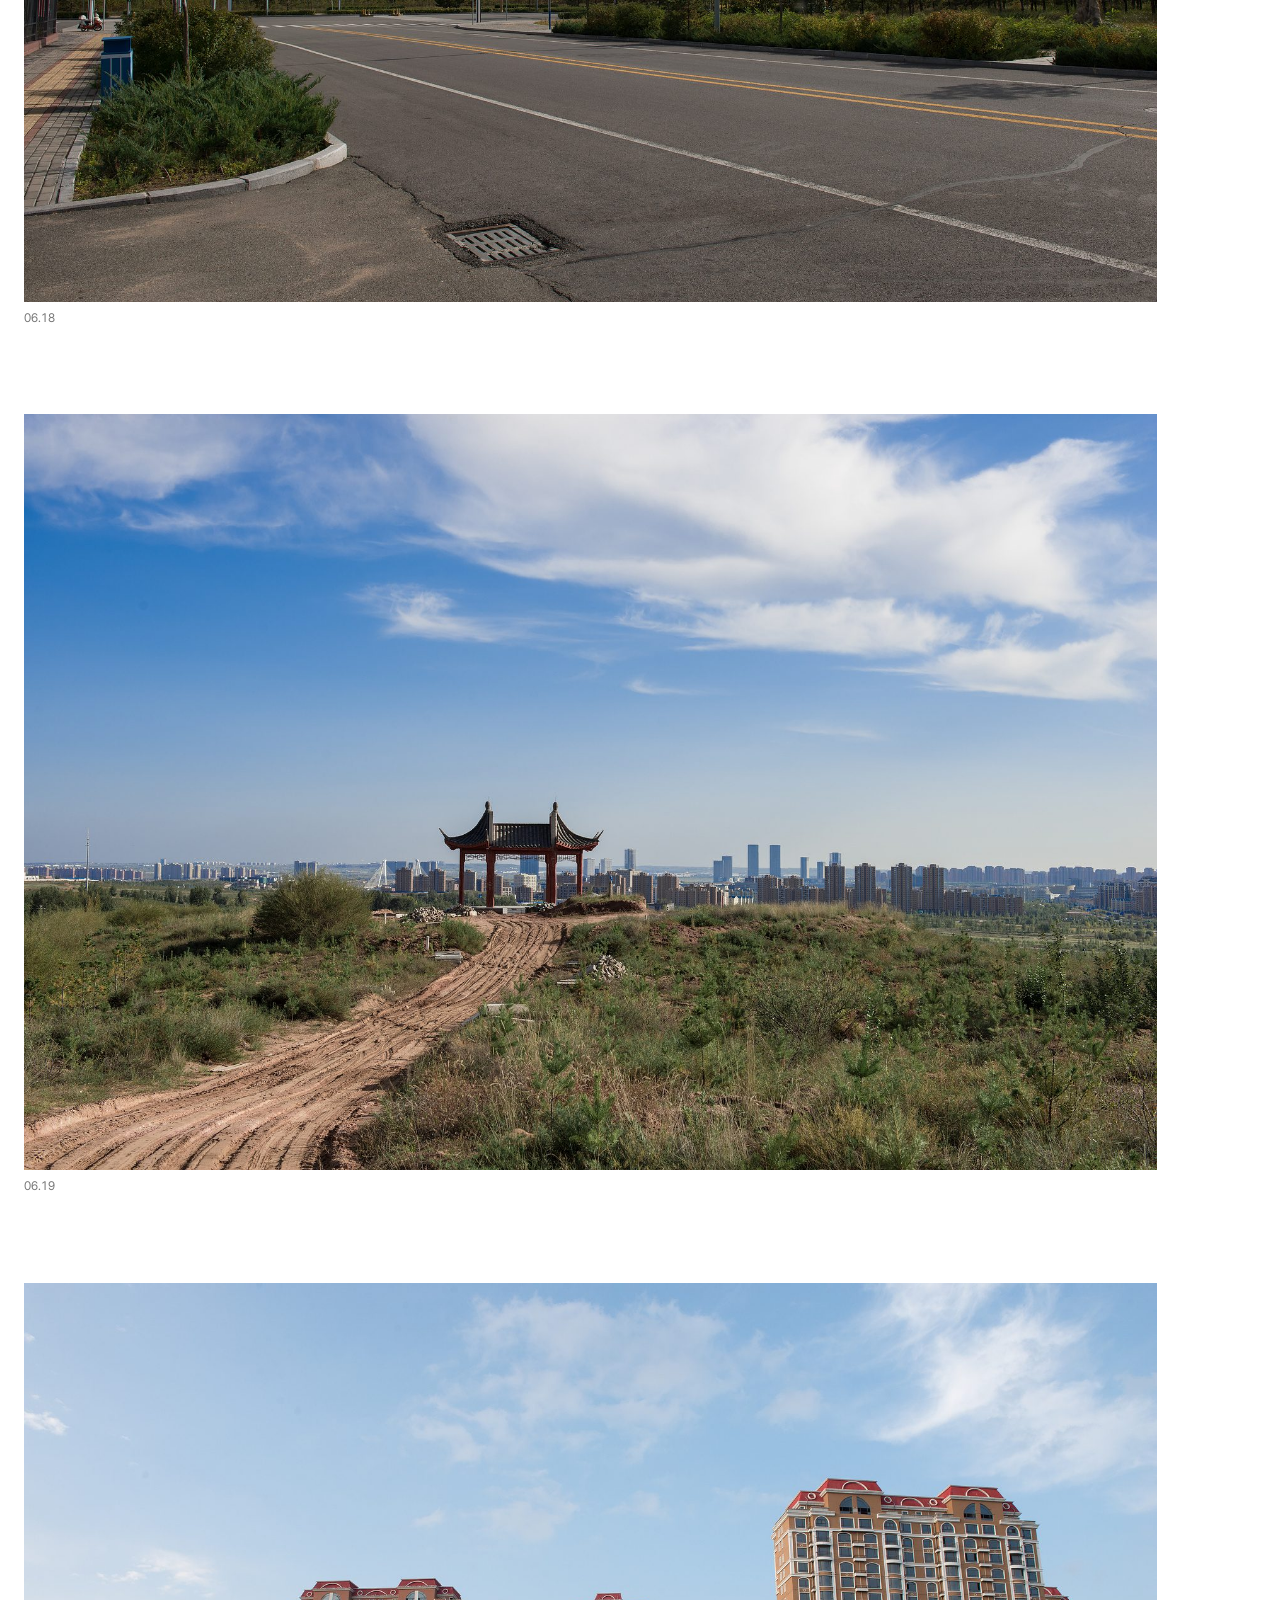
<file: kangbashi.html>
<!doctype html>
<html lang="en">
<head>
<meta charset="utf-8">
<meta name="viewport" content="width=device-width, initial-scale=1">
<title>Kangbashi, Inner Mongolia, Marco Bell</title>
<meta name="description" content="Kangbashi, Inner Mongolia, a photographic series by Marco Bell.">
<meta property="og:title" content="Kangbashi, Inner Mongolia, Marco Bell">
<meta property="og:description" content="Kangbashi, Inner Mongolia, a photographic series by Marco Bell.">
<meta property="og:image" content="https://marcobell.com/images/kangbashi/cover.jpg">
<link rel="preload" href="/assets/fonts/inter-tight-latin-400-normal.woff2" as="font" type="font/woff2" crossorigin>
<link rel="stylesheet" href="/assets/site.css?v=202611161900">
</head>
<body class="project">
<a class="skip" href="#main">Skip to content</a>
<header class="top grid">
  <a class="name" href="/">Marco Bell</a>
  <p class="role">Photographer, visual artist and educator</p>
  <nav aria-label="Main"><a href="/">Work</a><a href="/about">About</a><a href="/contact">Contact</a><a href="/press">Press</a></nav>
</header>
<main id="main">
<article class="room">
<div class="bar"></div>
<header class="room-head grid">
  <span class="pn">06</span>
  <h1>Kangbashi, Inner Mongolia</h1>
  
</header>

<div class="plates grid">
<figure class="plate wide"><img src="/images/kangbashi/01.jpg" width="787" height="525" alt="Kangbashi, Inner Mongolia, photograph 1" fetchpriority="high" decoding="async"><figcaption><span class="pn">06.01</span></figcaption></figure>
<figure class="plate wide"><img src="/images/kangbashi/02.jpg" width="787" height="525" alt="Kangbashi, Inner Mongolia, photograph 2" loading="lazy" decoding="async"><figcaption><span class="pn">06.02</span></figcaption></figure>
<figure class="plate wide"><img src="/images/kangbashi/03.jpg" width="1798" height="1200" alt="Kangbashi, Inner Mongolia, photograph 3" loading="lazy" decoding="async"><figcaption><span class="pn">06.03</span></figcaption></figure>
<figure class="plate wide"><img src="/images/kangbashi/04.jpg" width="1798" height="1200" alt="Kangbashi, Inner Mongolia, photograph 4" loading="lazy" decoding="async"><figcaption><span class="pn">06.04</span></figcaption></figure>
<figure class="plate wide"><img src="/images/kangbashi/05.jpg" width="1798" height="1200" alt="Kangbashi, Inner Mongolia, photograph 5" loading="lazy" decoding="async"><figcaption><span class="pn">06.05</span></figcaption></figure>
<figure class="plate wide"><img src="/images/kangbashi/06.jpg" width="1798" height="1200" alt="Kangbashi, Inner Mongolia, photograph 6" loading="lazy" decoding="async"><figcaption><span class="pn">06.06</span></figcaption></figure>
<figure class="plate wide"><img src="/images/kangbashi/07.jpg" width="1798" height="1200" alt="Kangbashi, Inner Mongolia, photograph 7" loading="lazy" decoding="async"><figcaption><span class="pn">06.07</span></figcaption></figure>
<figure class="plate wide"><img src="/images/kangbashi/08.jpg" width="1798" height="1200" alt="Kangbashi, Inner Mongolia, photograph 8" loading="lazy" decoding="async"><figcaption><span class="pn">06.08</span></figcaption></figure>
<figure class="plate wide"><img src="/images/kangbashi/09.jpg" width="1798" height="1200" alt="Kangbashi, Inner Mongolia, photograph 9" loading="lazy" decoding="async"><figcaption><span class="pn">06.09</span></figcaption></figure>
<figure class="plate wide"><img src="/images/kangbashi/10.jpg" width="1798" height="1200" alt="Kangbashi, Inner Mongolia, photograph 10" loading="lazy" decoding="async"><figcaption><span class="pn">06.10</span></figcaption></figure>
<figure class="plate wide"><img src="/images/kangbashi/11.jpg" width="1798" height="1200" alt="Kangbashi, Inner Mongolia, photograph 11" loading="lazy" decoding="async"><figcaption><span class="pn">06.11</span></figcaption></figure>
<figure class="plate wide"><img src="/images/kangbashi/12.jpg" width="1798" height="1200" alt="Kangbashi, Inner Mongolia, photograph 12" loading="lazy" decoding="async"><figcaption><span class="pn">06.12</span></figcaption></figure>
<figure class="plate wide"><img src="/images/kangbashi/13.jpg" width="787" height="525" alt="Kangbashi, Inner Mongolia, photograph 13" loading="lazy" decoding="async"><figcaption><span class="pn">06.13</span></figcaption></figure>
<figure class="plate wide"><img src="/images/kangbashi/14.jpg" width="787" height="525" alt="Kangbashi, Inner Mongolia, photograph 14" loading="lazy" decoding="async"><figcaption><span class="pn">06.14</span></figcaption></figure>
<figure class="plate wide"><img src="/images/kangbashi/15.jpg" width="1798" height="1200" alt="Kangbashi, Inner Mongolia, photograph 15" loading="lazy" decoding="async"><figcaption><span class="pn">06.15</span></figcaption></figure>
<figure class="plate wide"><img src="/images/kangbashi/16.jpg" width="1798" height="1200" alt="Kangbashi, Inner Mongolia, photograph 16" loading="lazy" decoding="async"><figcaption><span class="pn">06.16</span></figcaption></figure>
<figure class="plate wide"><img src="/images/kangbashi/17.jpg" width="787" height="525" alt="Kangbashi, Inner Mongolia, photograph 17" loading="lazy" decoding="async"><figcaption><span class="pn">06.17</span></figcaption></figure>
<figure class="plate wide"><img src="/images/kangbashi/18.jpg" width="1798" height="1200" alt="Kangbashi, Inner Mongolia, photograph 18" loading="lazy" decoding="async"><figcaption><span class="pn">06.18</span></figcaption></figure>
<figure class="plate wide"><img src="/images/kangbashi/19.jpg" width="1798" height="1200" alt="Kangbashi, Inner Mongolia, photograph 19" loading="lazy" decoding="async"><figcaption><span class="pn">06.19</span></figcaption></figure>
<figure class="plate wide"><img src="/images/kangbashi/20.jpg" width="1798" height="1200" alt="Kangbashi, Inner Mongolia, photograph 20" loading="lazy" decoding="async"><figcaption><span class="pn">06.20</span></figcaption></figure>
<figure class="plate wide"><img src="/images/kangbashi/21.jpg" width="1798" height="1200" alt="Kangbashi, Inner Mongolia, photograph 21" loading="lazy" decoding="async"><figcaption><span class="pn">06.21</span></figcaption></figure>

</div>

<nav class="pager" aria-label="Projects"><div class="bar"></div><div class="grid"><a class="prev" href="/palimpsesto"><span class="pn">05</span><span>Previous</span><span class="t">Palimpsesto</span></a><a class="next" href="/edges-of-language"><span class="pn">07</span><span>Next</span><span class="t">Edges of Language</span></a></div></nav>
</article>
</main>
<footer class="bottom">
  <div class="bar"></div>
  <div class="grid foot">
    <span>© 2026 Marco Bell</span>
    <span class="social"><a href="https://facebook.com/marcobellprojects" rel="me noopener" target="_blank">Facebook</a><a href="https://www.linkedin.com/in/marcobellphotographer" rel="me noopener" target="_blank">LinkedIn</a><a href="https://twitter.com/bellmarco" rel="me noopener" target="_blank">X</a></span>
    <a class="totop" href="#main">Back to top</a>
  </div>
  
</footer>
<script src="/assets/site.js?v=202611161900" defer></script>
</body>
</html>
</file>
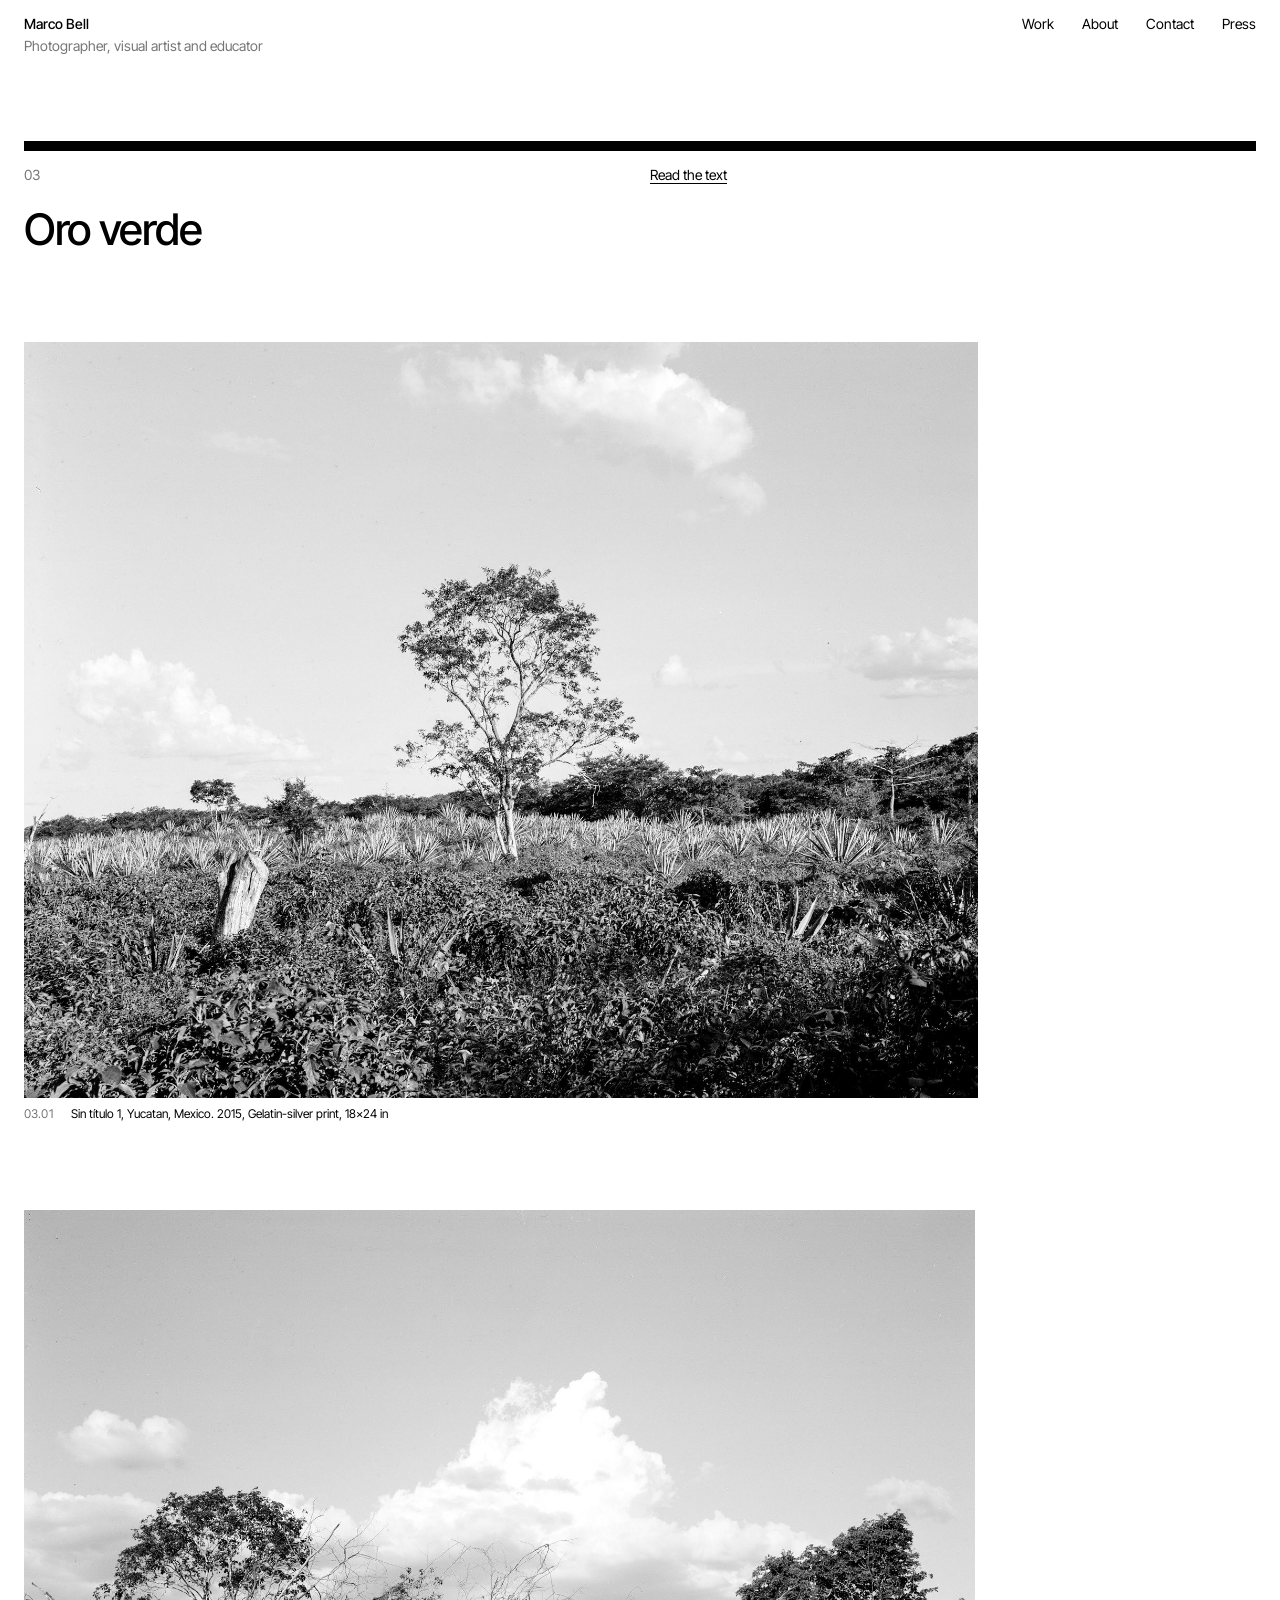
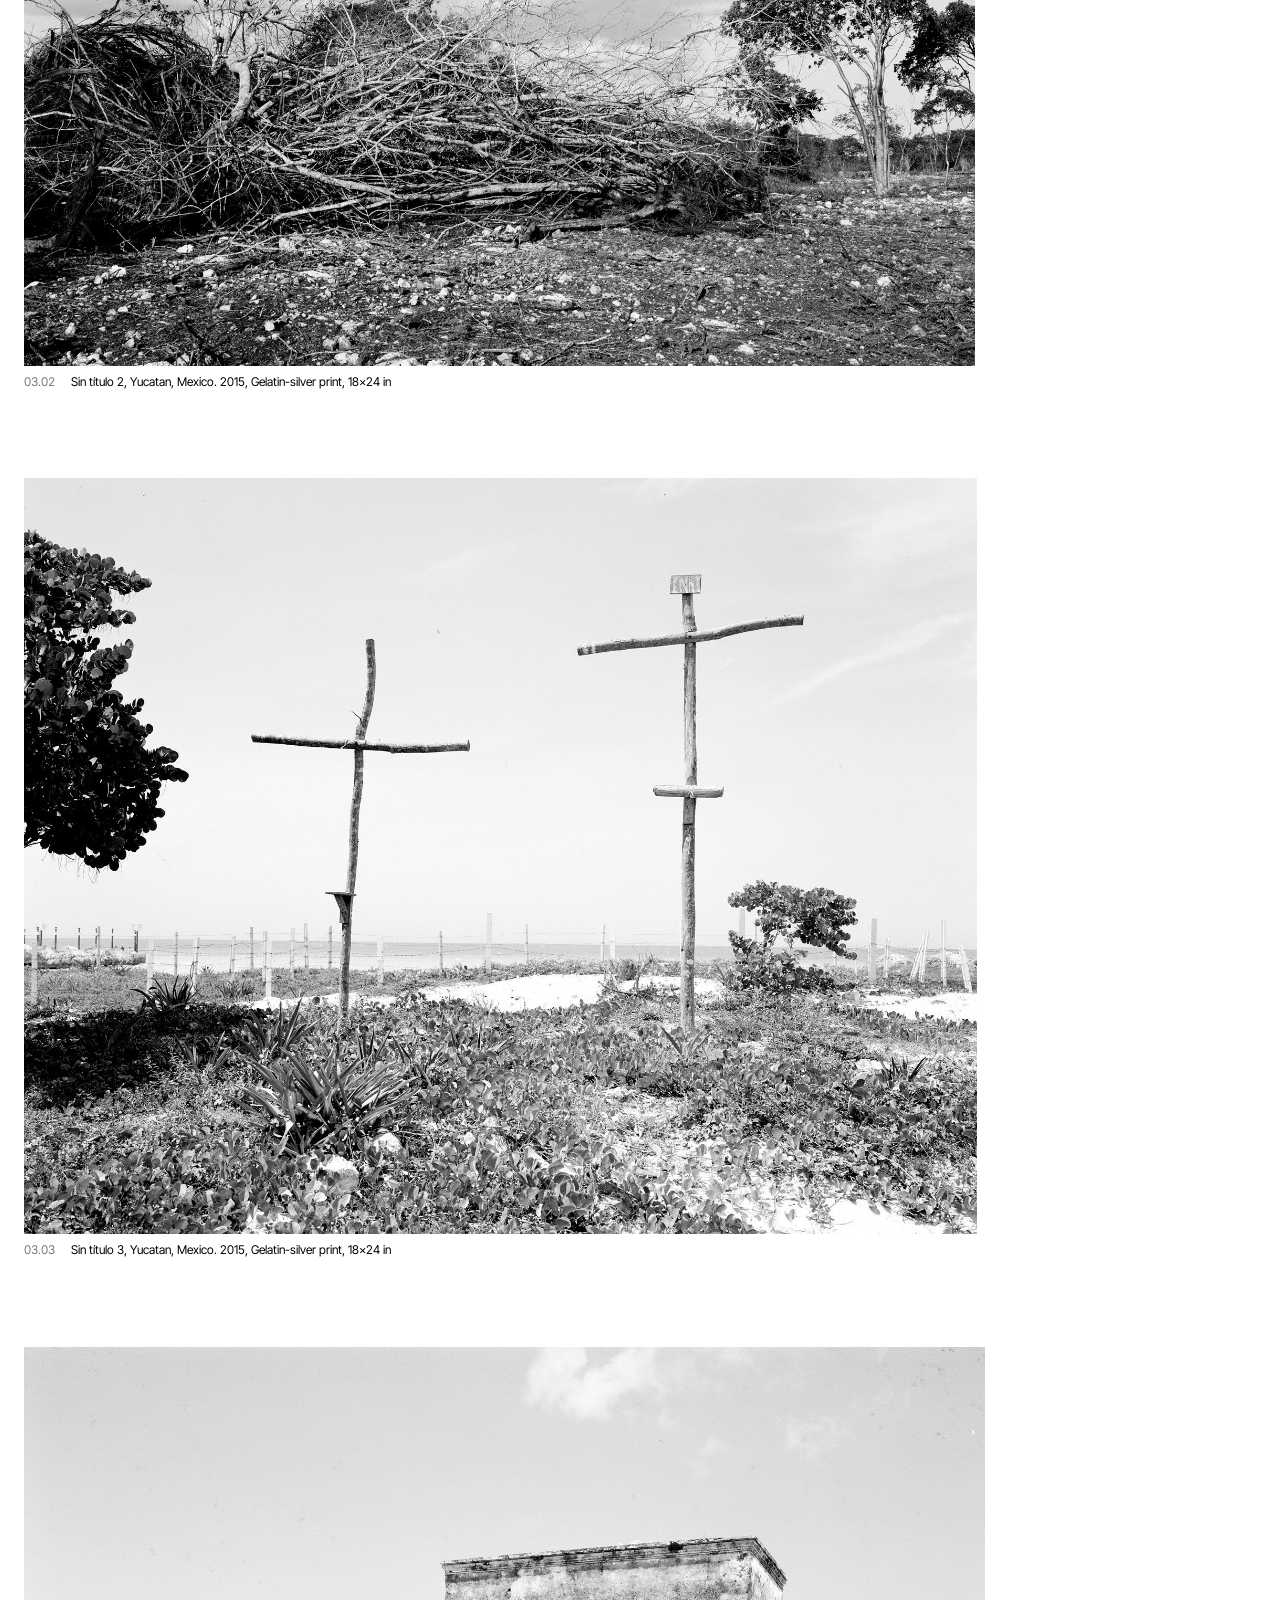
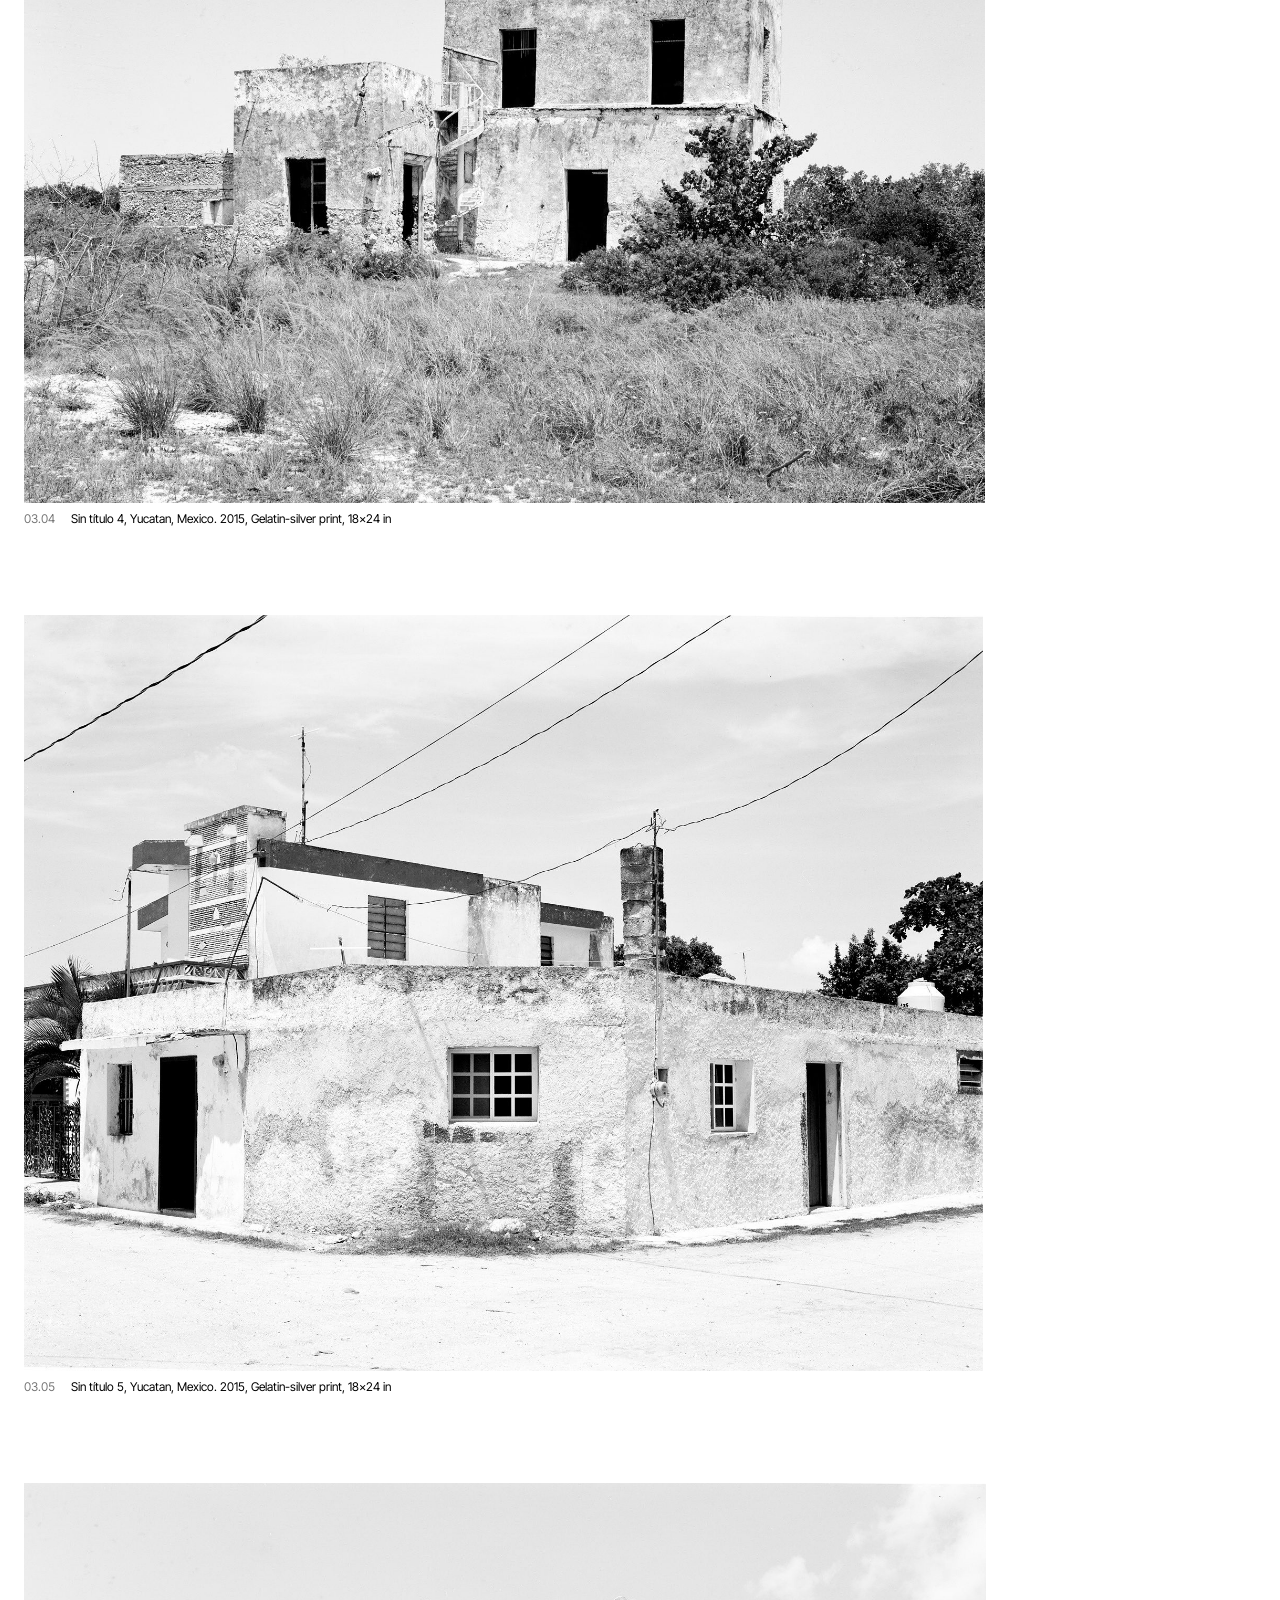
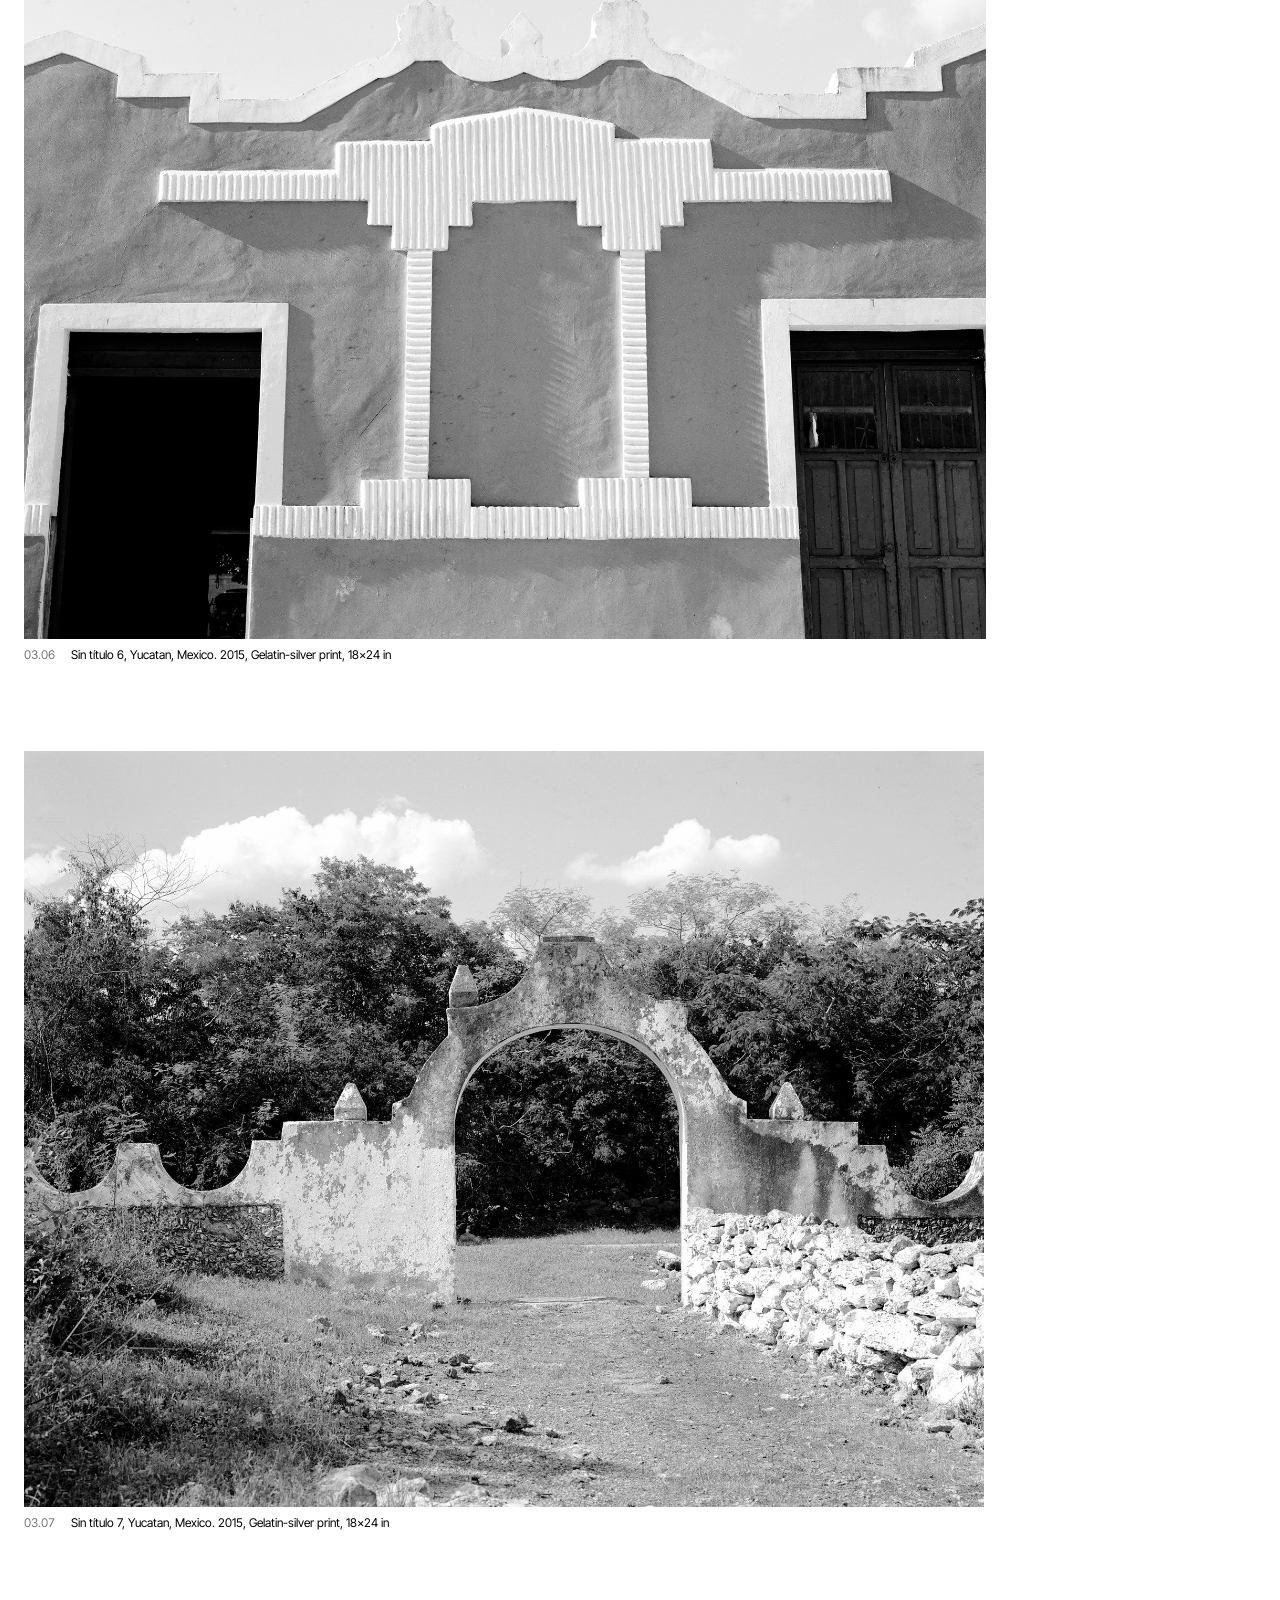
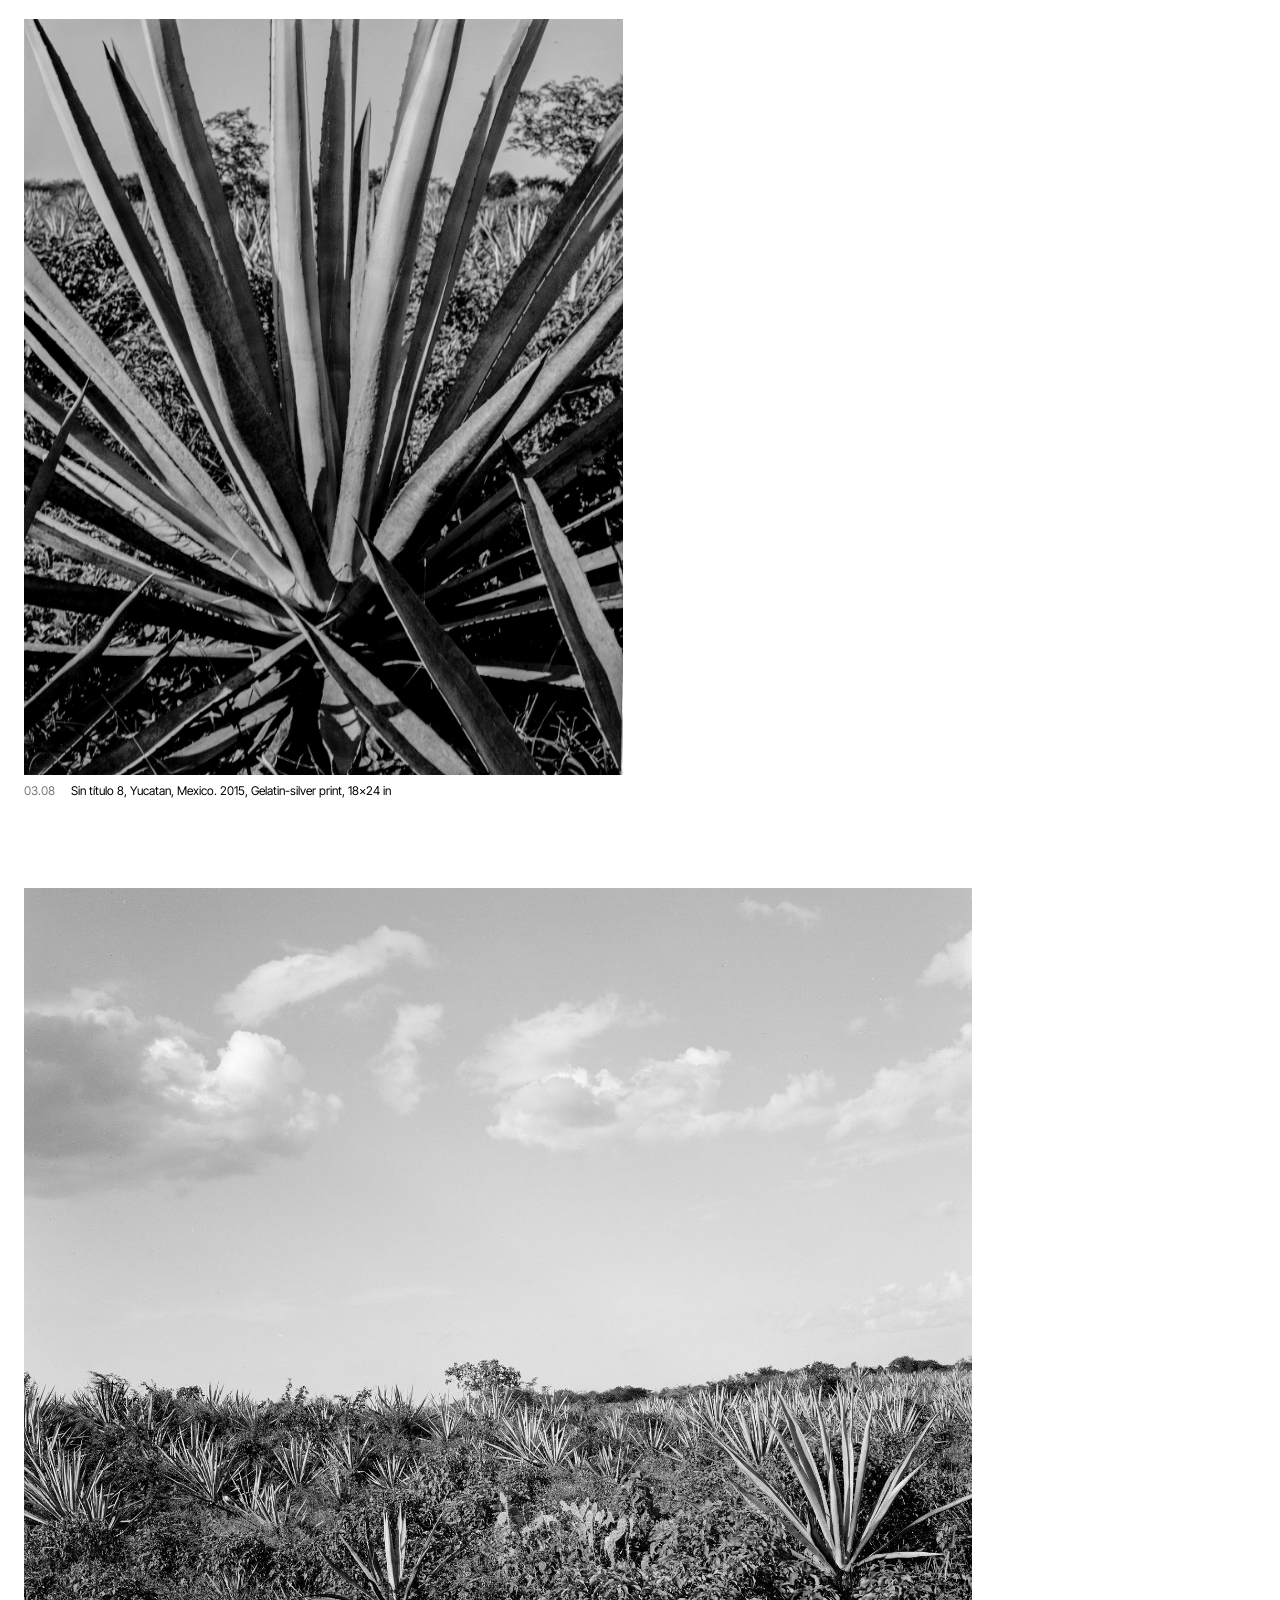
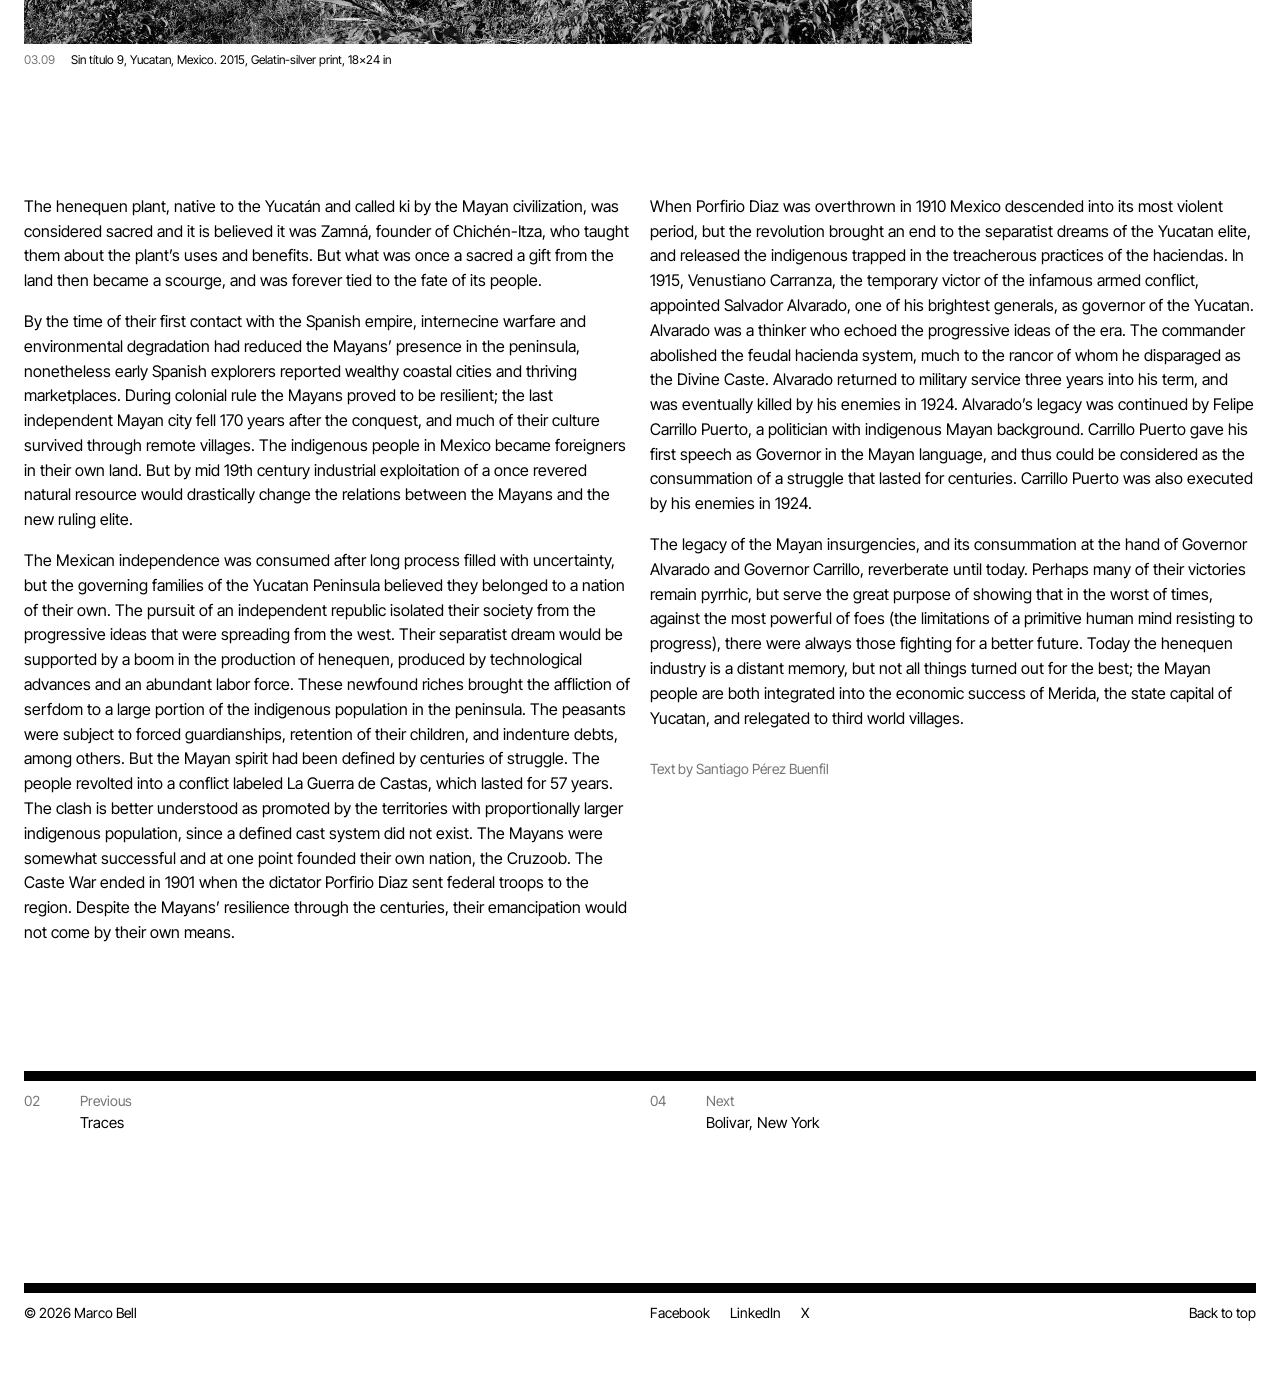
<file: oro-verde.html>
<!doctype html>
<html lang="en">
<head>
<meta charset="utf-8">
<meta name="viewport" content="width=device-width, initial-scale=1">
<title>Oro verde, Marco Bell</title>
<meta name="description" content="The henequen plant, native to the Yucatán and called ki by the Mayan civilization, was considered sacred and it is believed it was Zamná, founder of…">
<meta property="og:title" content="Oro verde, Marco Bell">
<meta property="og:description" content="The henequen plant, native to the Yucatán and called ki by the Mayan civilization, was considered sacred and it is believed it was Zamná, founder of…">
<meta property="og:image" content="https://marcobell.com/images/oro-verde/cover.jpg">
<link rel="preload" href="/assets/fonts/inter-tight-latin-400-normal.woff2" as="font" type="font/woff2" crossorigin>
<link rel="stylesheet" href="/assets/site.css?v=202611161900">
</head>
<body class="project">
<a class="skip" href="#main">Skip to content</a>
<header class="top grid">
  <a class="name" href="/">Marco Bell</a>
  <p class="role">Photographer, visual artist and educator</p>
  <nav aria-label="Main"><a href="/">Work</a><a href="/about">About</a><a href="/contact">Contact</a><a href="/press">Press</a></nav>
</header>
<main id="main">
<article class="room">
<div class="bar"></div>
<header class="room-head grid">
  <span class="pn">03</span>
  <h1>Oro verde</h1>
  <p class="meta"><a class="readlink" href="#text">Read the text</a></p>
</header>

<div class="plates grid">
<figure class="plate wide"><img src="/images/oro-verde/01.jpg" width="1817" height="1440" alt="Sin título 1" fetchpriority="high" decoding="async"><figcaption><span class="pn">03.01</span><span>Sin título 1, Yucatan, Mexico. 2015, Gelatin-silver print, 18x24 in</span></figcaption></figure>
<figure class="plate wide"><img src="/images/oro-verde/02.jpg" width="1812" height="1440" alt="Sin título 2" loading="lazy" decoding="async"><figcaption><span class="pn">03.02</span><span>Sin título 2, Yucatan, Mexico. 2015, Gelatin-silver print, 18x24 in</span></figcaption></figure>
<figure class="plate wide"><img src="/images/oro-verde/03.jpg" width="1815" height="1440" alt="Sin título 3" loading="lazy" decoding="async"><figcaption><span class="pn">03.03</span><span>Sin título 3, Yucatan, Mexico. 2015, Gelatin-silver print, 18x24 in</span></figcaption></figure>
<figure class="plate wide"><img src="/images/oro-verde/04.jpg" width="1830" height="1440" alt="Sin título 4" loading="lazy" decoding="async"><figcaption><span class="pn">03.04</span><span>Sin título 4, Yucatan, Mexico. 2015, Gelatin-silver print, 18x24 in</span></figcaption></figure>
<figure class="plate wide"><img src="/images/oro-verde/05.jpg" width="1826" height="1440" alt="Sin título 5" loading="lazy" decoding="async"><figcaption><span class="pn">03.05</span><span>Sin título 5, Yucatan, Mexico. 2015, Gelatin-silver print, 18x24 in</span></figcaption></figure>
<figure class="plate wide"><img src="/images/oro-verde/06.jpg" width="1833" height="1440" alt="Sin título 6" loading="lazy" decoding="async"><figcaption><span class="pn">03.06</span><span>Sin título 6, Yucatan, Mexico. 2015, Gelatin-silver print, 18x24 in</span></figcaption></figure>
<figure class="plate wide"><img src="/images/oro-verde/07.jpg" width="1828" height="1440" alt="Sin título 7" loading="lazy" decoding="async"><figcaption><span class="pn">03.07</span><span>Sin título 7, Yucatan, Mexico. 2015, Gelatin-silver print, 18x24 in</span></figcaption></figure>
<figure class="plate tall"><img src="/images/oro-verde/08.jpg" width="1440" height="1816" alt="Sin título 8" loading="lazy" decoding="async"><figcaption><span class="pn">03.08</span><span>Sin título 8, Yucatan, Mexico. 2015, Gelatin-silver print, 18x24 in</span></figcaption></figure>
<figure class="plate wide"><img src="/images/oro-verde/09.jpg" width="1806" height="1440" alt="Sin título 9" loading="lazy" decoding="async"><figcaption><span class="pn">03.09</span><span>Sin título 9, Yucatan, Mexico. 2015, Gelatin-silver print, 18x24 in</span></figcaption></figure>

</div>
<section class="walltext grid" id="text" aria-label="Text"><div class="col"><p>The henequen plant, native to the Yucatán and called ki by the Mayan civilization, was considered sacred and it is believed it was Zamná, founder of Chichén-Itza, who taught them about the plant’s uses and benefits. But what was once a sacred a gift from the land then became a scourge, and was forever tied to the fate of its people.</p>
<p>By the time of their first contact with the Spanish empire, internecine warfare and environmental degradation had reduced the Mayans’ presence in the peninsula, nonetheless early Spanish explorers reported wealthy coastal cities and thriving marketplaces. During colonial rule the Mayans proved to be resilient; the last independent Mayan city fell 170 years after the conquest, and much of their culture survived through remote villages. The indigenous people in Mexico became foreigners in their own land. But by mid 19th century industrial exploitation of a once revered natural resource would drastically change the relations between the Mayans and the new ruling elite.</p>
<p>The Mexican independence was consumed after long process filled with uncertainty, but the governing families of the Yucatan Peninsula believed they belonged to a nation of their own. The pursuit of an independent republic isolated their society from the progressive ideas that were spreading from the west. Their separatist dream would be supported by a boom in the production of henequen, produced by technological advances and an abundant labor force. These newfound riches brought the affliction of serfdom to a large portion of the indigenous population in the peninsula. The peasants were subject to forced guardianships, retention of their children, and indenture debts, among others. But the Mayan spirit had been defined by centuries of struggle. The people revolted into a conflict labeled La Guerra de Castas, which lasted for 57 years. The clash is better understood as promoted by the territories with proportionally larger indigenous population, since a defined cast system did not exist. The Mayans were somewhat successful and at one point founded their own nation, the Cruzoob. The Caste War ended in 1901 when the dictator Porfirio Diaz sent federal troops to the region. Despite the Mayans’ resilience through the centuries, their emancipation would not come by their own means.</p>
<p>When Porfirio Diaz was overthrown in 1910 Mexico descended into its most violent period, but the revolution brought an end to the separatist dreams of the Yucatan elite, and released the indigenous trapped in the treacherous practices of the haciendas. In 1915, Venustiano Carranza, the temporary victor of the infamous armed conflict, appointed Salvador Alvarado, one of his brightest generals, as governor of the Yucatan. Alvarado was a thinker who echoed the progressive ideas of the era. The commander abolished the feudal hacienda system, much to the rancor of whom he disparaged as the Divine Caste. Alvarado returned to military service three years into his term, and was eventually killed by his enemies in 1924. Alvarado’s legacy was continued by Felipe Carrillo Puerto, a politician with indigenous Mayan background. Carrillo Puerto gave his first speech as Governor in the Mayan language, and thus could be considered as the consummation of a struggle that lasted for centuries. Carrillo Puerto was also executed by his enemies in 1924.</p>
<p>The legacy of the Mayan insurgencies, and its consummation at the hand of Governor Alvarado and Governor Carrillo, reverberate until today. Perhaps many of their victories remain pyrrhic, but serve the great purpose of showing that in the worst of times, against the most powerful of foes (the limitations of a primitive human mind resisting to progress), there were always those fighting for a better future. Today the henequen industry is a distant memory, but not all things turned out for the best; the Mayan people are both integrated into the economic success of Merida, the state capital of Yucatan, and relegated to third world villages.</p><p class="credit">Text by Santiago Pérez Buenfil</p></div></section>
<nav class="pager" aria-label="Projects"><div class="bar"></div><div class="grid"><a class="prev" href="/traces"><span class="pn">02</span><span>Previous</span><span class="t">Traces</span></a><a class="next" href="/bolivarny"><span class="pn">04</span><span>Next</span><span class="t">Bolivar, New York</span></a></div></nav>
</article>
</main>
<footer class="bottom">
  <div class="bar"></div>
  <div class="grid foot">
    <span>© 2026 Marco Bell</span>
    <span class="social"><a href="https://facebook.com/marcobellprojects" rel="me noopener" target="_blank">Facebook</a><a href="https://www.linkedin.com/in/marcobellphotographer" rel="me noopener" target="_blank">LinkedIn</a><a href="https://twitter.com/bellmarco" rel="me noopener" target="_blank">X</a></span>
    <a class="totop" href="#main">Back to top</a>
  </div>
  
</footer>
<script src="/assets/site.js?v=202611161900" defer></script>
</body>
</html>
</file>
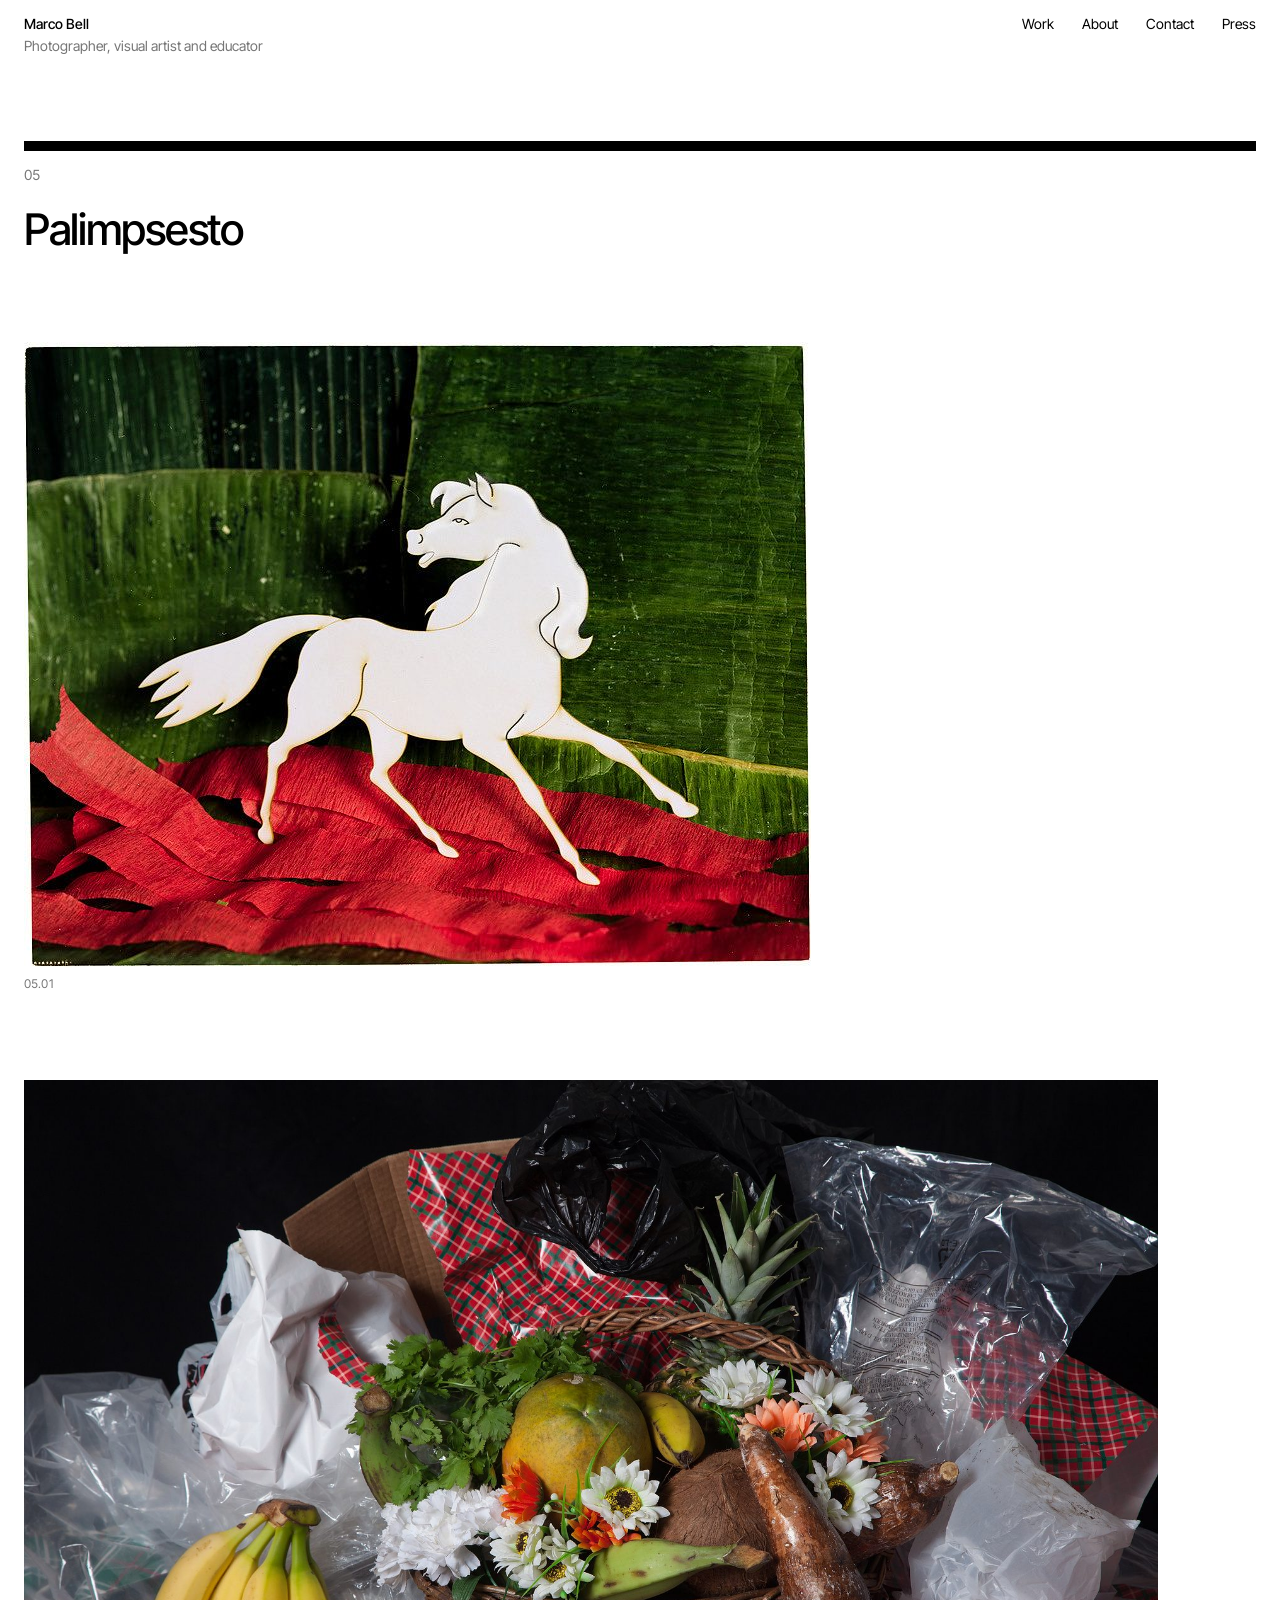
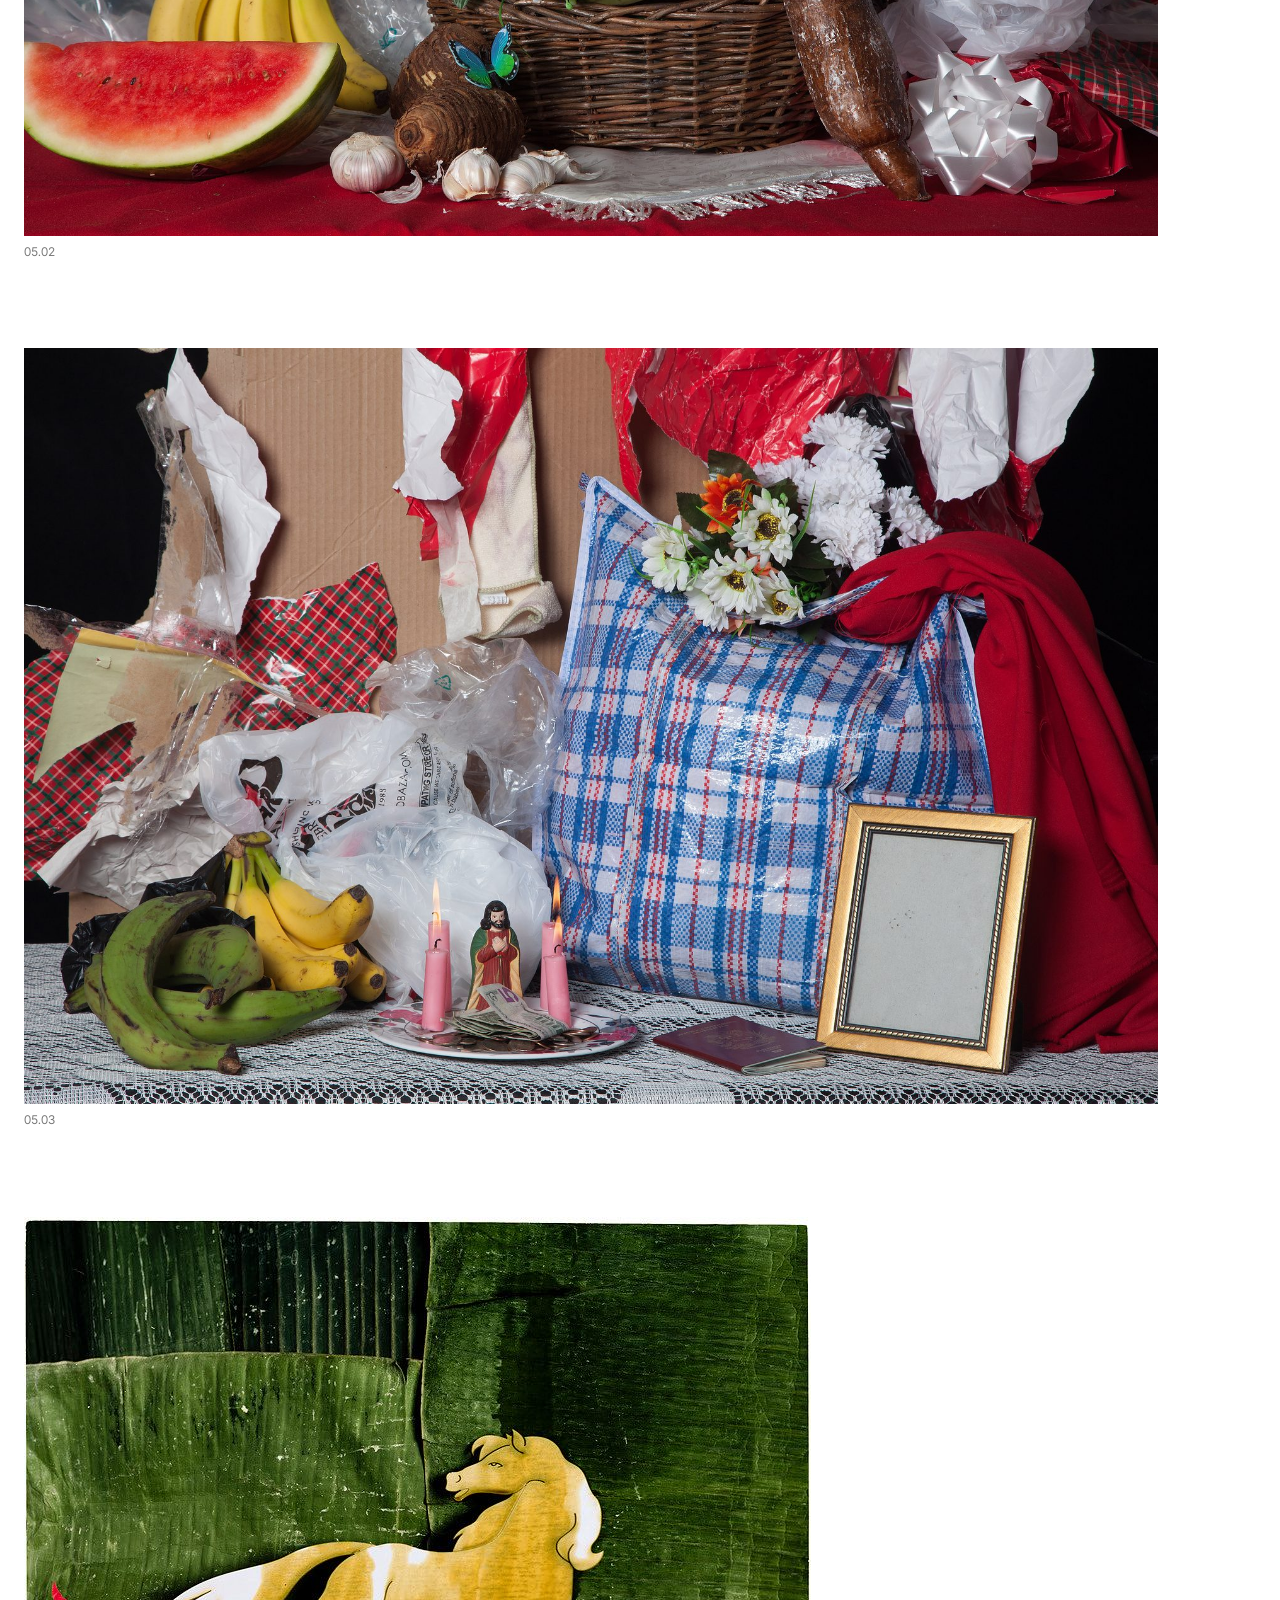
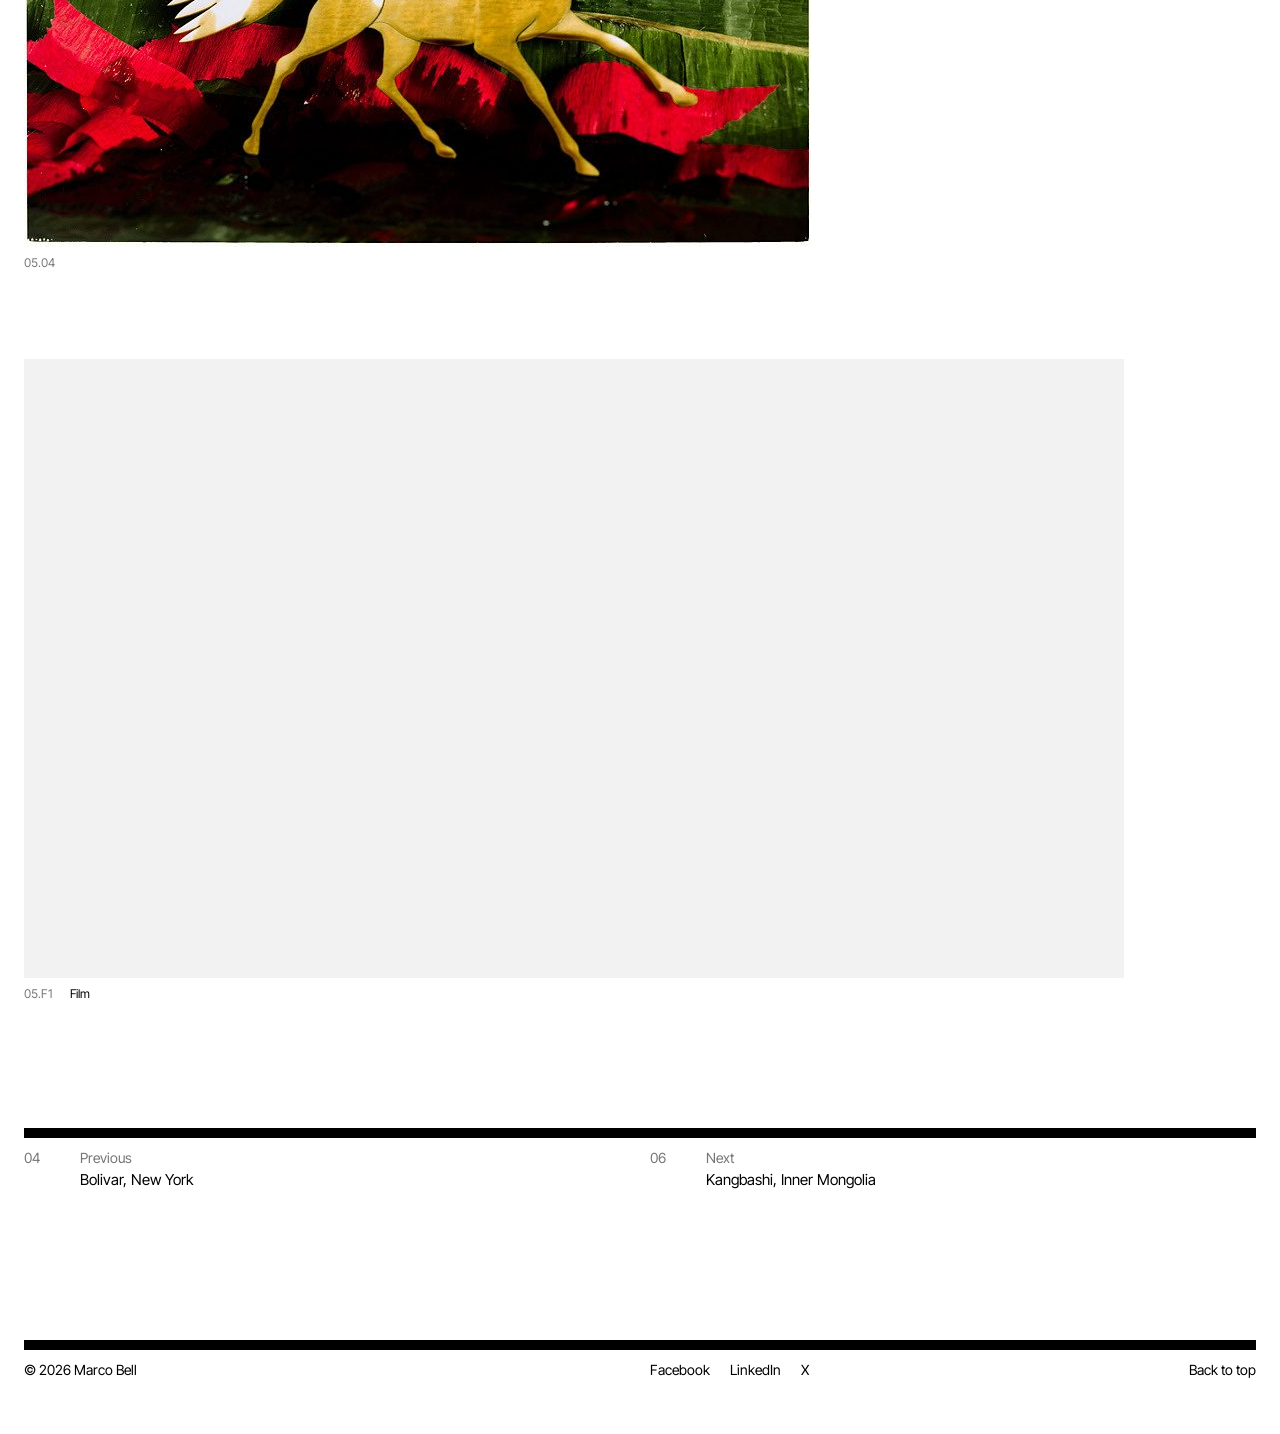
<file: palimpsesto.html>
<!doctype html>
<html lang="en">
<head>
<meta charset="utf-8">
<meta name="viewport" content="width=device-width, initial-scale=1">
<title>Palimpsesto, Marco Bell</title>
<meta name="description" content="Palimpsesto, a photographic series by Marco Bell.">
<meta property="og:title" content="Palimpsesto, Marco Bell">
<meta property="og:description" content="Palimpsesto, a photographic series by Marco Bell.">
<meta property="og:image" content="https://marcobell.com/images/palimpsesto/cover.jpg">
<link rel="preload" href="/assets/fonts/inter-tight-latin-400-normal.woff2" as="font" type="font/woff2" crossorigin>
<link rel="stylesheet" href="/assets/site.css?v=202611161900">
</head>
<body class="project">
<a class="skip" href="#main">Skip to content</a>
<header class="top grid">
  <a class="name" href="/">Marco Bell</a>
  <p class="role">Photographer, visual artist and educator</p>
  <nav aria-label="Main"><a href="/">Work</a><a href="/about">About</a><a href="/contact">Contact</a><a href="/press">Press</a></nav>
</header>
<main id="main">
<article class="room">
<div class="bar"></div>
<header class="room-head grid">
  <span class="pn">05</span>
  <h1>Palimpsesto</h1>
  
</header>

<div class="plates grid">
<figure class="plate wide"><img src="/images/palimpsesto/01.jpg" width="787" height="626" alt="Palimpsesto, photograph 1" fetchpriority="high" decoding="async"><figcaption><span class="pn">05.01</span></figcaption></figure>
<figure class="plate wide"><img src="/images/palimpsesto/02.jpg" width="1800" height="1200" alt="Palimpsesto, photograph 2" loading="lazy" decoding="async"><figcaption><span class="pn">05.02</span></figcaption></figure>
<figure class="plate wide"><img src="/images/palimpsesto/03.jpg" width="1800" height="1200" alt="Palimpsesto, photograph 3" loading="lazy" decoding="async"><figcaption><span class="pn">05.03</span></figcaption></figure>
<figure class="plate wide"><img src="/images/palimpsesto/04.jpg" width="787" height="630" alt="Palimpsesto, photograph 4" loading="lazy" decoding="async"><figcaption><span class="pn">05.04</span></figcaption></figure>
<figure class="film"><div class="frame"><iframe src="https://player.vimeo.com/video/114345045?title=0&amp;byline=0&amp;portrait=0&amp;dnt=1" title="Palimpsesto, film 1" loading="lazy" allow="fullscreen; picture-in-picture" allowfullscreen></iframe></div><figcaption><span class="pn">05.F1</span><span>Film</span></figcaption></figure>
</div>

<nav class="pager" aria-label="Projects"><div class="bar"></div><div class="grid"><a class="prev" href="/bolivarny"><span class="pn">04</span><span>Previous</span><span class="t">Bolivar, New York</span></a><a class="next" href="/kangbashi"><span class="pn">06</span><span>Next</span><span class="t">Kangbashi, Inner Mongolia</span></a></div></nav>
</article>
</main>
<footer class="bottom">
  <div class="bar"></div>
  <div class="grid foot">
    <span>© 2026 Marco Bell</span>
    <span class="social"><a href="https://facebook.com/marcobellprojects" rel="me noopener" target="_blank">Facebook</a><a href="https://www.linkedin.com/in/marcobellphotographer" rel="me noopener" target="_blank">LinkedIn</a><a href="https://twitter.com/bellmarco" rel="me noopener" target="_blank">X</a></span>
    <a class="totop" href="#main">Back to top</a>
  </div>
  
</footer>
<script src="/assets/site.js?v=202611161900" defer></script>
</body>
</html>
</file>
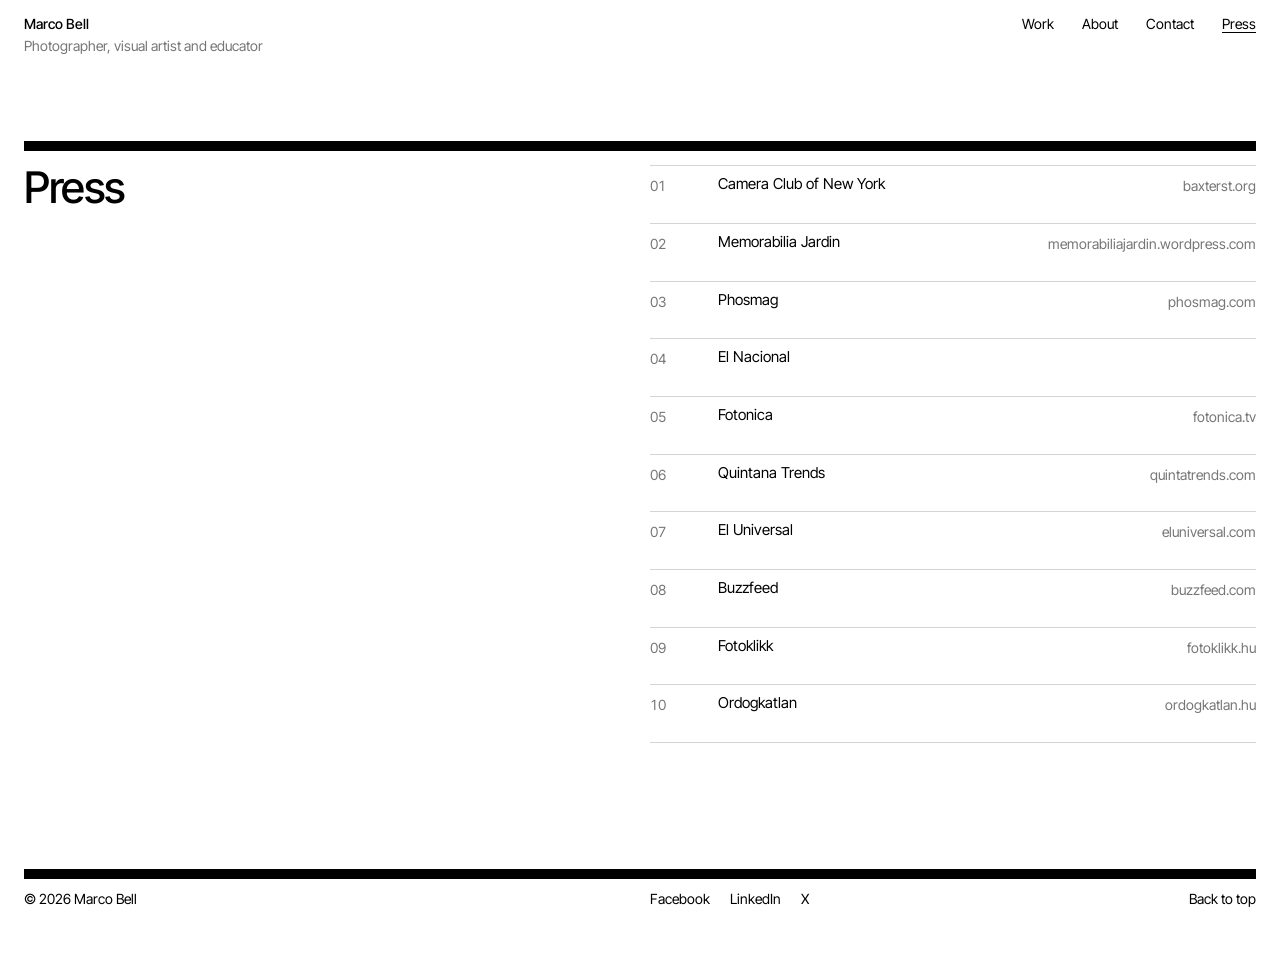
<file: press.html>
<!doctype html>
<html lang="en">
<head>
<meta charset="utf-8">
<meta name="viewport" content="width=device-width, initial-scale=1">
<title>Press, Marco Bell</title>
<meta name="description" content="Press and publications on the work of Marco Bell.">
<meta property="og:title" content="Press, Marco Bell">
<meta property="og:description" content="Press and publications on the work of Marco Bell.">
<link rel="preload" href="/assets/fonts/inter-tight-latin-400-normal.woff2" as="font" type="font/woff2" crossorigin>
<link rel="stylesheet" href="/assets/site.css?v=202611161900">
</head>
<body class="press">
<a class="skip" href="#main">Skip to content</a>
<header class="top grid">
  <a class="name" href="/">Marco Bell</a>
  <p class="role">Photographer, visual artist and educator</p>
  <nav aria-label="Main"><a href="/">Work</a><a href="/about">About</a><a href="/contact">Contact</a><a href="/press" aria-current="page">Press</a></nav>
</header>
<main id="main">
<article class="simple">
<div class="bar"></div>
<div class="opening">
<header class="room-head grid"><h1>Press</h1></header>
<div class="grid"><div class="col"><ol class="presslist"><li><a href="http://www.baxterst.org/exhibitions-3/2014-juried-competition/marco-bell/" target="_blank" rel="noopener"><span class="pn">01</span><span class="t">Camera Club of New York</span><span class="c">baxterst.org</span></a></li><li><a href="https://memorabiliajardin.wordpress.com/tag/marco-bell/" target="_blank" rel="noopener"><span class="pn">02</span><span class="t">Memorabilia Jardin</span><span class="c">memorabiliajardin.wordpress.com</span></a></li><li><a href="http://phosmag.com/2014/12/12/marco-bell-at-tobe-gallery/" target="_blank" rel="noopener"><span class="pn">03</span><span class="t">Phosmag</span><span class="c">phosmag.com</span></a></li><li><span class="row"><span class="pn">04</span><span class="t">El Nacional</span><span class="c"></span></span></li><li><a href="http://fotonica.tv/serparecer-fotografias-de-marco-bell-en-el-ateneo-de-caracas/" target="_blank" rel="noopener"><span class="pn">05</span><span class="t">Fotonica</span><span class="c">fotonica.tv</span></a></li><li><a href="http://www.quintatrends.com/2013/06/la-moda-segun-marco-bell-tipologias-del.html" target="_blank" rel="noopener"><span class="pn">06</span><span class="t">Quintana Trends</span><span class="c">quintatrends.com</span></a></li><li><a href="http://www.eluniversal.com/que-hay/121118/el-habito-nos-hace-o-no-nos-hace" target="_blank" rel="noopener"><span class="pn">07</span><span class="t">El Universal</span><span class="c">eluniversal.com</span></a></li><li><a href="http://www.buzzfeed.com/gabrielsanchez/chinas-eerie-counterfeit-disneyland#.vh30WNdnr3" target="_blank" rel="noopener"><span class="pn">08</span><span class="t">Buzzfeed</span><span class="c">buzzfeed.com</span></a></li><li><a href="http://www.fotoklikk.hu/megnyito/marco-bell-aleix-plademunt-kiallitasmegnyitoja-felvetelrol" target="_blank" rel="noopener"><span class="pn">09</span><span class="t">Fotoklikk</span><span class="c">fotoklikk.hu</span></a></li><li><a href="http://www.ordogkatlan.hu/2014/07/marco-bell-este-que-soy-ez-vagyok.html" target="_blank" rel="noopener"><span class="pn">10</span><span class="t">Ordogkatlan</span><span class="c">ordogkatlan.hu</span></a></li></ol></div></div>
</div>
</article>
</main>
<footer class="bottom">
  <div class="bar"></div>
  <div class="grid foot">
    <span>© 2026 Marco Bell</span>
    <span class="social"><a href="https://facebook.com/marcobellprojects" rel="me noopener" target="_blank">Facebook</a><a href="https://www.linkedin.com/in/marcobellphotographer" rel="me noopener" target="_blank">LinkedIn</a><a href="https://twitter.com/bellmarco" rel="me noopener" target="_blank">X</a></span>
    <a class="totop" href="#main">Back to top</a>
  </div>
  
</footer>
<script src="/assets/site.js?v=202611161900" defer></script>
</body>
</html>
</file>
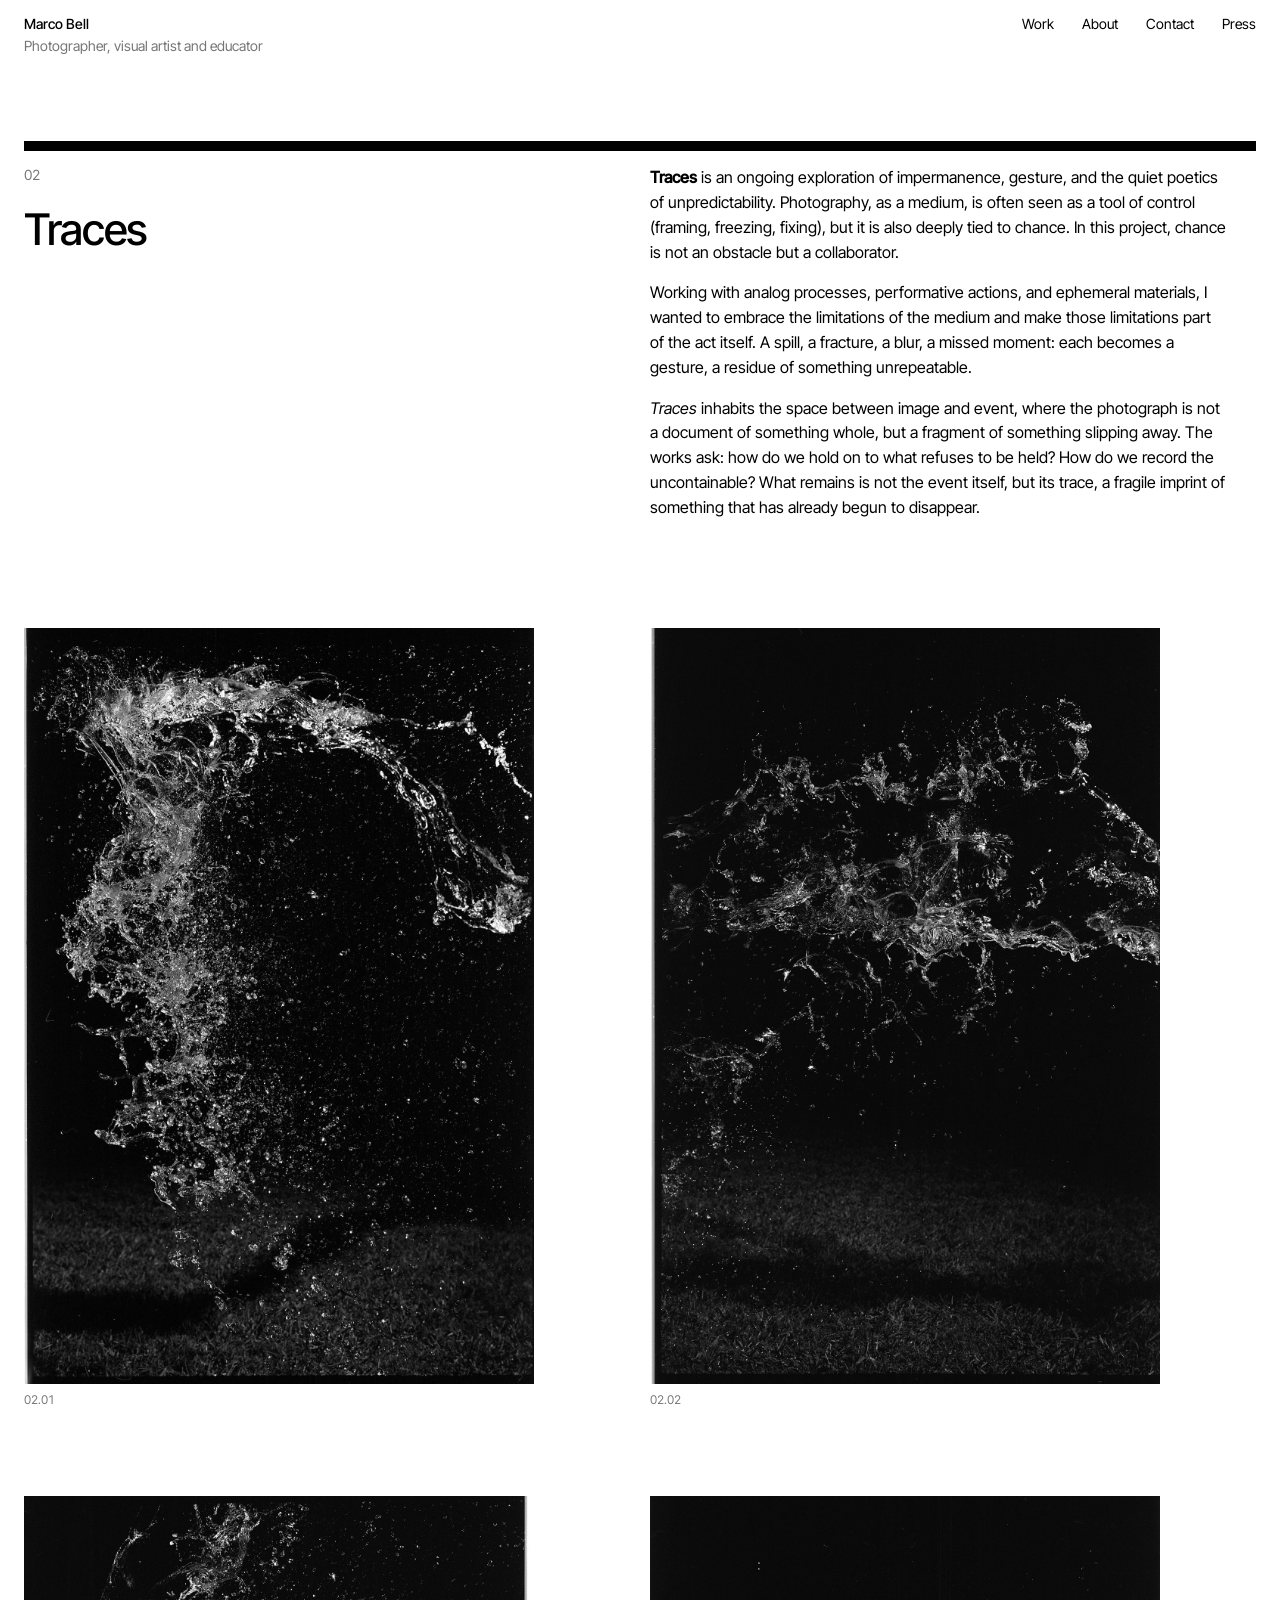
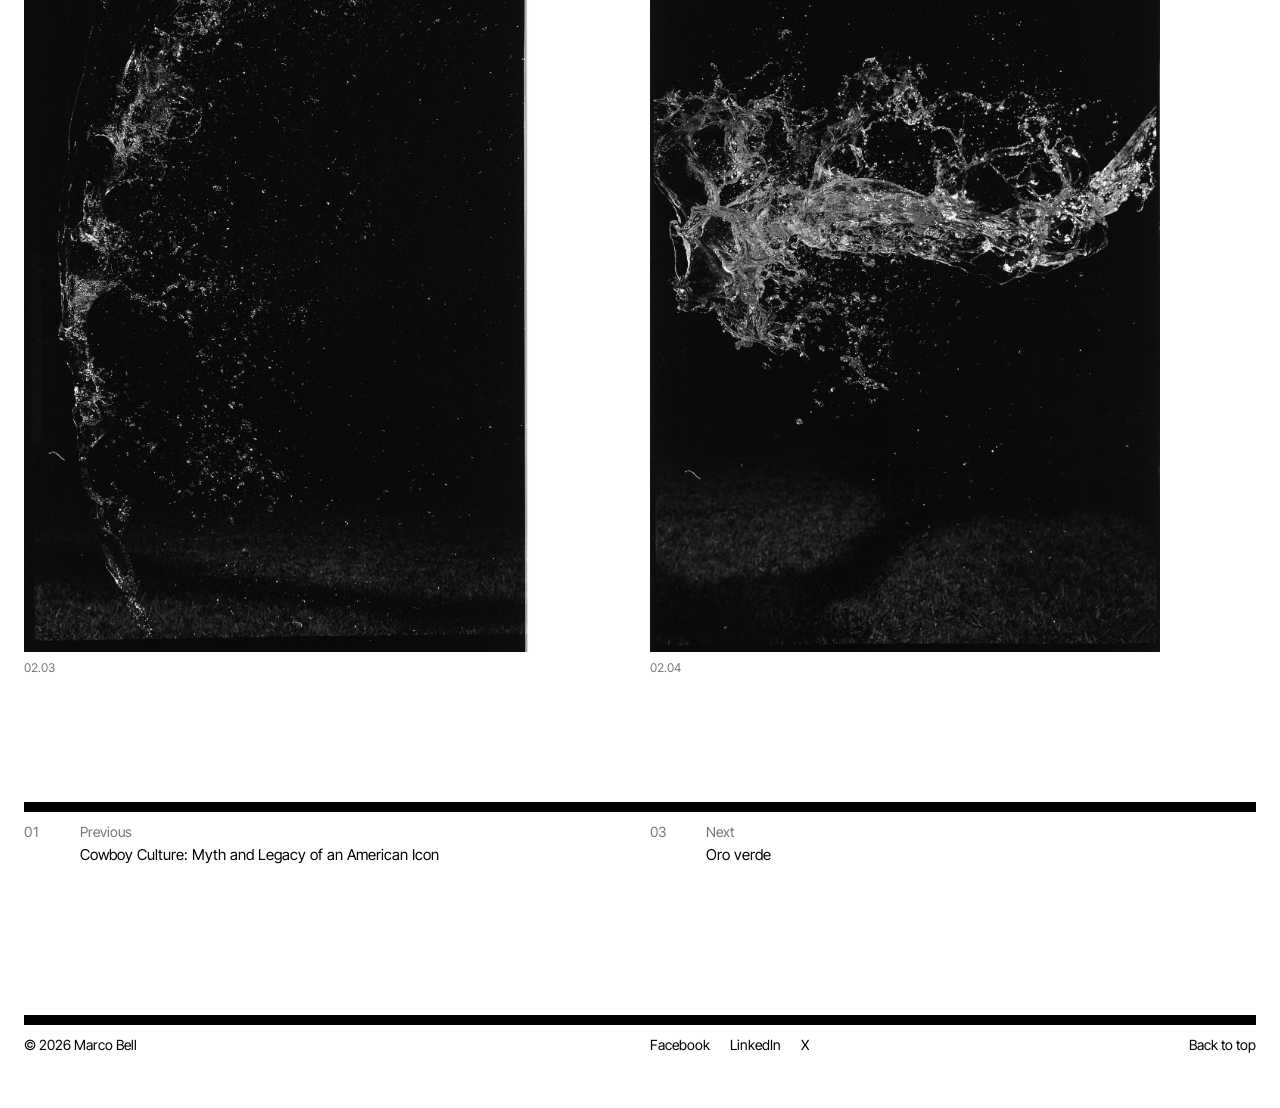
<file: traces.html>
<!doctype html>
<html lang="en">
<head>
<meta charset="utf-8">
<meta name="viewport" content="width=device-width, initial-scale=1">
<title>Traces, Marco Bell</title>
<meta name="description" content="Traces is an ongoing exploration of impermanence, gesture, and the quiet poetics of unpredictability. Photography, as a medium, is often seen as a tool of…">
<meta property="og:title" content="Traces, Marco Bell">
<meta property="og:description" content="Traces is an ongoing exploration of impermanence, gesture, and the quiet poetics of unpredictability. Photography, as a medium, is often seen as a tool of…">
<meta property="og:image" content="https://marcobell.com/images/traces/cover.jpg">
<link rel="preload" href="/assets/fonts/inter-tight-latin-400-normal.woff2" as="font" type="font/woff2" crossorigin>
<link rel="stylesheet" href="/assets/site.css?v=202611161900">
</head>
<body class="project">
<a class="skip" href="#main">Skip to content</a>
<header class="top grid">
  <a class="name" href="/">Marco Bell</a>
  <p class="role">Photographer, visual artist and educator</p>
  <nav aria-label="Main"><a href="/">Work</a><a href="/about">About</a><a href="/contact">Contact</a><a href="/press">Press</a></nav>
</header>
<main id="main">
<article class="room">
<div class="bar"></div>
<div class="opening">
<header class="room-head grid">
  <span class="pn">02</span>
  <h1>Traces</h1>
  
</header>
<section class="walltext grid" id="text" aria-label="Text"><div class="col"><p><strong>Traces</strong> is an ongoing exploration of impermanence, gesture, and the quiet poetics of unpredictability. Photography, as a medium, is often seen as a tool of control (framing, freezing, fixing), but it is also deeply tied to chance. In this project, chance is not an obstacle but a collaborator.</p>
<p>Working with analog processes, performative actions, and ephemeral materials, I wanted to embrace the limitations of the medium and make those limitations part of the act itself. A spill, a fracture, a blur, a missed moment: each becomes a gesture, a residue of something unrepeatable.</p>
<p><em>Traces</em> inhabits the space between image and event, where the photograph is not a document of something whole, but a fragment of something slipping away. The works ask: how do we hold on to what refuses to be held? How do we record the uncontainable? What remains is not the event itself, but its trace, a fragile imprint of something that has already begun to disappear.</p></div></section>
</div>
<div class="plates grid">
<figure class="plate tall"><img src="/images/traces/01.jpg" width="1380" height="2048" alt="Traces, photograph 1" fetchpriority="high" decoding="async"><figcaption><span class="pn">02.01</span></figcaption></figure>
<figure class="plate tall"><img src="/images/traces/02.jpg" width="1380" height="2048" alt="Traces, photograph 2" loading="lazy" decoding="async"><figcaption><span class="pn">02.02</span></figcaption></figure>
<figure class="plate tall"><img src="/images/traces/03.jpg" width="1380" height="2048" alt="Traces, photograph 3" loading="lazy" decoding="async"><figcaption><span class="pn">02.03</span></figcaption></figure>
<figure class="plate tall"><img src="/images/traces/04.jpg" width="1380" height="2048" alt="Traces, photograph 4" loading="lazy" decoding="async"><figcaption><span class="pn">02.04</span></figcaption></figure>

</div>

<nav class="pager" aria-label="Projects"><div class="bar"></div><div class="grid"><a class="prev" href="/cowboy"><span class="pn">01</span><span>Previous</span><span class="t">Cowboy Culture: Myth and Legacy of an American Icon</span></a><a class="next" href="/oro-verde"><span class="pn">03</span><span>Next</span><span class="t">Oro verde</span></a></div></nav>
</article>
</main>
<footer class="bottom">
  <div class="bar"></div>
  <div class="grid foot">
    <span>© 2026 Marco Bell</span>
    <span class="social"><a href="https://facebook.com/marcobellprojects" rel="me noopener" target="_blank">Facebook</a><a href="https://www.linkedin.com/in/marcobellphotographer" rel="me noopener" target="_blank">LinkedIn</a><a href="https://twitter.com/bellmarco" rel="me noopener" target="_blank">X</a></span>
    <a class="totop" href="#main">Back to top</a>
  </div>
  
</footer>
<script src="/assets/site.js?v=202611161900" defer></script>
</body>
</html>
</file>
<file: assets/site.css>
/* marcobell.com: black and white, one grotesk, a strict 12-column grid */
@font-face { font-family: "Inter Tight"; font-style: normal; font-weight: 400; font-display: swap; src: url("fonts/inter-tight-latin-400-normal.woff2") format("woff2"); }
@font-face { font-family: "Inter Tight"; font-style: normal; font-weight: 500; font-display: swap; src: url("fonts/inter-tight-latin-500-normal.woff2") format("woff2"); }
@font-face { font-family: "Inter Tight"; font-style: italic; font-weight: 400; font-display: swap; src: url("fonts/inter-tight-latin-400-italic.woff2") format("woff2"); }
:root {
  --paper: #ffffff;
  --ink: #000000;
  --grey: #767676;
  --hair: #d4d4d4;
  --pad: 24px;
  --gap: 20px;
  --font: "Inter Tight", "Helvetica Neue", Helvetica, Arial, sans-serif;
}

*, *::before, *::after { box-sizing: border-box; }
html { -webkit-text-size-adjust: 100%; scroll-behavior: smooth; }
body {
  margin: 0;
  background: var(--paper);
  color: var(--ink);
  font: 400 14px/1.4 var(--font);
  font-feature-settings: "ss01", "cv11";
  -webkit-font-smoothing: antialiased;
}
img { display: block; max-width: 100%; height: auto; }
a { color: inherit; text-decoration: none; }
p { margin: 0; }
::selection { background: var(--ink); color: var(--paper); }
:focus-visible { outline: 2px solid var(--ink); outline-offset: 3px; }

.sr, .skip:not(:focus) {
  position: absolute; width: 1px; height: 1px; overflow: hidden;
  clip: rect(0 0 0 0); white-space: nowrap;
}
.skip:focus { position: fixed; top: 8px; left: 8px; z-index: 10; background: var(--ink); color: var(--paper); padding: 8px 12px; }

.grid {
  display: grid;
  grid-template-columns: repeat(12, minmax(0, 1fr));
  column-gap: var(--gap);
  padding: 0 var(--pad);
}
.bar { height: 10px; background: var(--ink); margin: 0 var(--pad); }
.pn { color: var(--grey); font-variant-numeric: tabular-nums; }

/* Header */
.top { padding-top: 14px; padding-bottom: 14px; align-items: baseline; }
.top .name { grid-column: 1 / 4; font-weight: 500; }
.top .role { grid-column: 4 / 8; color: var(--grey); }
.top nav { grid-column: 8 / 13; display: flex; justify-content: flex-end; gap: 28px; }
.top nav a[aria-current="page"], .top nav a:hover { text-decoration: underline; text-underline-offset: 3px; }

/* The name */
.bigname {
  margin: 0; padding: 0 var(--pad);
  font-size: clamp(44px, 7vw, 116px); font-weight: 500; line-height: .95;
  letter-spacing: -.045em;
}
.bigname.lead { margin-top: 10vh; margin-bottom: 22px; }

/* Home */
.home-grid { margin-top: 12px; row-gap: 48px; align-items: start; }
.home .intro { grid-column: 1 / 5; grid-row: 1; max-width: 30em; }
.home .stage {
  grid-column: 1 / 6; grid-row: 2;
  position: sticky; top: 24px;
  height: min(64vh, 620px);
}
.stage img {
  position: absolute; inset: 0; width: 100%; height: 100%;
  object-fit: contain; object-position: left top;
  opacity: 0; transition: opacity .18s linear;
}
.stage img.on { opacity: 1; }
.home .index { grid-column: 7 / 13; grid-row: 1 / 3; }

.works, .presslist { list-style: none; margin: 0; padding: 0; border-bottom: 1px solid var(--hair); }
.works li, .presslist li { border-top: 1px solid var(--hair); }
.works a, .presslist a, .presslist .row {
  display: grid; grid-template-columns: 3.5rem 1fr auto; column-gap: 12px;
  padding: 9px 8px 26px; margin: 0 -8px;
}
.works .t, .presslist .t { font-size: 15px; line-height: 1.2; max-width: 22em; }
.works .c, .presslist .c { color: var(--grey); text-align: right; font-variant-numeric: tabular-nums; }
.works .thumb { display: none; }
@media (hover: hover) {
  .works a:hover, .presslist a:hover { background: var(--ink); color: var(--paper); }
  .works a:hover .pn, .works a:hover .c, .presslist a:hover .pn, .presslist a:hover .c { color: var(--paper); }
}
.works a:focus-visible { background: var(--ink); color: var(--paper); outline-offset: 0; }
.works a:focus-visible .pn, .works a:focus-visible .c { color: var(--paper); }

/* Project rooms */
.room, .simple { margin-top: 9vh; }
.room-head { padding-top: 12px; padding-bottom: 14vh; align-items: start; }
.room-head .pn { grid-column: 1 / 2; padding-top: .4em; }
.room-head h1 {
  grid-column: 2 / 11; margin: 0;
  font-size: clamp(40px, 6.6vw, 112px); font-weight: 500;
  line-height: .95; letter-spacing: -.045em;
  max-width: 13em;
}
.simple .room-head h1 { grid-column: 1 / 11; }
.room-head .meta { grid-column: 11 / 13; text-align: right; color: var(--grey); padding-top: .4em; }
.readlink { display: block; color: var(--ink); margin-top: 6px; text-decoration: underline; text-underline-offset: 3px; }

.walltext { margin-bottom: 16vh; }
.walltext .col, .simple .col { grid-column: 7 / 12; font-size: 16px; line-height: 1.55; max-width: 36rem; }
.walltext p + p, .simple .col p + p { margin-top: 1em; }
.walltext .credit { color: var(--grey); font-size: 14px; margin-top: 2em; }
.plates + .walltext { margin-top: 16vh; margin-bottom: 0; }

/* Plates stack in one column, every image starting on the title's left edge */
.plates { row-gap: 104px; align-items: start; }
.plate, .film { grid-column: 2 / 13; margin: 0; }
.plate img { max-height: 86vh; width: auto; max-width: 100%; }
.film { max-width: 1100px; }
figcaption { display: flex; gap: 16px; margin-top: 8px; font-size: 12px; line-height: 1.35; }
.film .frame { position: relative; aspect-ratio: 16 / 9; background: #f2f2f2; }
.film iframe { position: absolute; inset: 0; width: 100%; height: 100%; border: 0; }

.pager { margin-top: 20vh; }
.pager .grid { padding-top: 10px; }
.pager a { display: grid; grid-template-columns: 3.5rem 1fr; row-gap: 2px; padding: 0 8px 24px; margin: 0 -8px; }
.pager .prev { grid-column: 1 / 7; }
.pager .next { grid-column: 7 / 13; }
.pager a span:nth-child(2) { color: var(--grey); }
.pager .t { grid-column: 2; font-size: 15px; }
@media (hover: hover) {
  .pager a:hover { background: var(--ink); color: var(--paper); }
  .pager a:hover span { color: var(--paper); }
}

/* About, contact, press */
.simple .col strong { font-weight: 500; }
.simple .col p a { text-decoration: underline; text-underline-offset: 3px; }
.presslist { margin-top: 0; }
.presslist .t { font-size: 15px; }

.form { margin-top: 40px; display: grid; gap: 22px; }
.form label { display: grid; gap: 6px; }
.form label span { color: var(--grey); font-size: 13px; }
.form input, .form textarea {
  font: inherit; font-size: 16px; color: var(--ink);
  border: 0; border-bottom: 1px solid var(--ink); border-radius: 0;
  background: transparent; padding: 6px 0;
}
.form textarea { resize: vertical; border: 1px solid var(--ink); padding: 8px; }
.form input:focus-visible, .form textarea:focus-visible { outline: 2px solid var(--ink); outline-offset: 2px; }
.form button {
  justify-self: start; font: inherit; font-weight: 500;
  background: var(--ink); color: var(--paper);
  border: 0; border-radius: 0; padding: 12px 22px; cursor: pointer;
}
.form button:hover { background: #333; }
.form .hp { position: absolute; left: -9999px; }
.form .status { min-height: 1.4em; }

/* Footer */
.bottom { margin-top: 20vh; }
.foot { padding-top: 10px; padding-bottom: 6vh; }
.foot > span:first-child { grid-column: 1 / 4; }
.foot .social { grid-column: 4 / 10; display: flex; gap: 20px; }
.foot .totop { grid-column: 10 / 13; text-align: right; }
.foot a:hover { text-decoration: underline; text-underline-offset: 3px; }
.index .bottom { margin-top: 16vh; }

/* Desktop: everything hangs from two lines, column 1 and column 7.
   The phone layout below is left exactly as it was. */
@media (min-width: 900px) {
  .top { row-gap: 2px; }
  .top .name { grid-column: 1 / 7; grid-row: 1; }
  .top .role { grid-column: 1 / 7; grid-row: 2; }
  .top nav { grid-column: 7 / 13; grid-row: 1; }

  /* Home: the header carries the name, once */
  .home > .bar { margin-top: 10vh; }
  .home-grid { margin-top: 14px; row-gap: 44px; grid-template-rows: auto 1fr; }
  .works .t, .presslist .t { text-wrap: balance; }
  .simple .col:has(.presslist) { max-width: none; font-size: 14px; }
  .home .stage { grid-column: 1 / 7; grid-row: 1 / 3; top: 24px; height: min(76vh, 780px); }
  .home .intro { grid-column: 7 / 13; grid-row: 1; font-size: 18px; line-height: 1.4; max-width: 28em; }
  .home .index { grid-column: 7 / 13; grid-row: 2; }
  .index .bottom { margin-top: 14vh; }

  /* Project and page titles: a label line, then a title at reading size */
  .room-head { padding-top: 14px; padding-bottom: 10vh; row-gap: 22px; }
  .room-head .pn { grid-column: 1 / 7; grid-row: 1; padding-top: 0; }
  .room-head .meta { grid-column: 7 / 13; grid-row: 1; text-align: left; padding-top: 0; }
  .room-head .meta .readlink { margin-top: 0; }
  .room-head h1, .simple .room-head h1 {
    grid-column: 1 / 13; grid-row: 2;
    font-size: clamp(34px, 3.4vw, 58px); line-height: 1.04; letter-spacing: -.03em;
    max-width: 17em; text-wrap: balance;
  }
  .simple .room-head h1 { grid-row: 1; }
  .walltext .col, .simple .col { grid-column: 7 / 13; }

  /* Title on the left, text on the right, starting on the same line */
  .room, .simple { margin-top: 8vh; }
  .opening {
    display: grid; grid-template-columns: repeat(12, minmax(0, 1fr));
    column-gap: var(--gap); padding: 0 var(--pad); align-items: start;
    margin-bottom: 12vh;
  }
  .simple .opening { margin-bottom: 0; }
  .opening > * { display: block; margin: 0; padding: 14px 0 0; }
  .opening > .room-head { grid-column: 1 / 7; padding-right: var(--gap); }
  .opening > .room-head .pn { display: block; margin-bottom: 22px; }
  .opening > :not(.room-head) { grid-column: 7 / 13; }

  /* A long text after the photographs reads in two columns across the page */
  .plates + .walltext { margin-top: 14vh; }
  .plates + .walltext .col { grid-column: 1 / 13; max-width: none; column-count: 2; column-gap: var(--gap); }
  .plates + .walltext .col p { break-inside: avoid-column; }

  /* Wide photographs take the full row; upright ones pair up, two to a row */
  .plates { row-gap: 88px; }
  .plate, .film { grid-column: 1 / 13; }
  .plate.tall { grid-column: span 6; }
  .plate.tall img { max-height: 84vh; }
  .plate.wide img { max-height: 84vh; }
  .pager, .bottom { margin-top: 14vh; }

  .foot > span:first-child { grid-column: 1 / 7; }
  .foot .social { grid-column: 7 / 10; }
  .foot .totop { grid-column: 10 / 13; }
}

/* Phones and small tablets */
@media (max-width: 899px) {
  :root { --pad: 16px; --gap: 12px; }
  .grid { grid-template-columns: repeat(6, minmax(0, 1fr)); }
  .grid > * { grid-column: 1 / -1; }
  .bar { height: 8px; }

  .top { row-gap: 4px; }
  .top .name { grid-column: 1 / 3; }
  .top nav { grid-column: 3 / 7; gap: 16px; }
  .top .role { grid-column: 1 / -1; grid-row: 2; }

  .home > .bar { margin-top: 5vh; }
  .home .intro { font-size: 17px; line-height: 1.4; }
  .home .stage { display: none; }
  .home .index, .home .intro { grid-column: 1 / -1; grid-row: auto; }
  .works a, .presslist a, .presslist .row { grid-template-columns: 2.5rem 1fr; padding-bottom: 18px; }
  .works .c, .presslist .c { grid-column: 2; text-align: left; margin-top: 4px; overflow-wrap: anywhere; }
  .works .thumb { display: block; grid-column: 1 / -1; margin-top: 14px; width: 100%; }

  .room, .simple { margin-top: 5vh; }
  .room-head { padding-bottom: 8vh; row-gap: 10px; }
  .room-head .pn { grid-column: 1 / -1; }
  .room-head h1, .simple .room-head h1 { grid-column: 1 / -1; font-size: clamp(36px, 11vw, 64px); }
  .room-head .meta { grid-column: 1 / -1; text-align: left; }
  .walltext .col, .simple .col { grid-column: 1 / -1; }

  .plates { row-gap: 56px; }
  .plate, .film { grid-column: 1 / -1; }
  .plate img { max-height: none; width: 100%; }

  .pager .prev, .pager .next { grid-column: 1 / -1; }
  .foot > span:first-child, .foot .social, .foot .totop { grid-column: 1 / -1; text-align: left; }
  .foot { row-gap: 8px; }
}

@media (prefers-reduced-motion: reduce) {
  html { scroll-behavior: auto; }
  .stage img { transition: none; }
}
</file>
